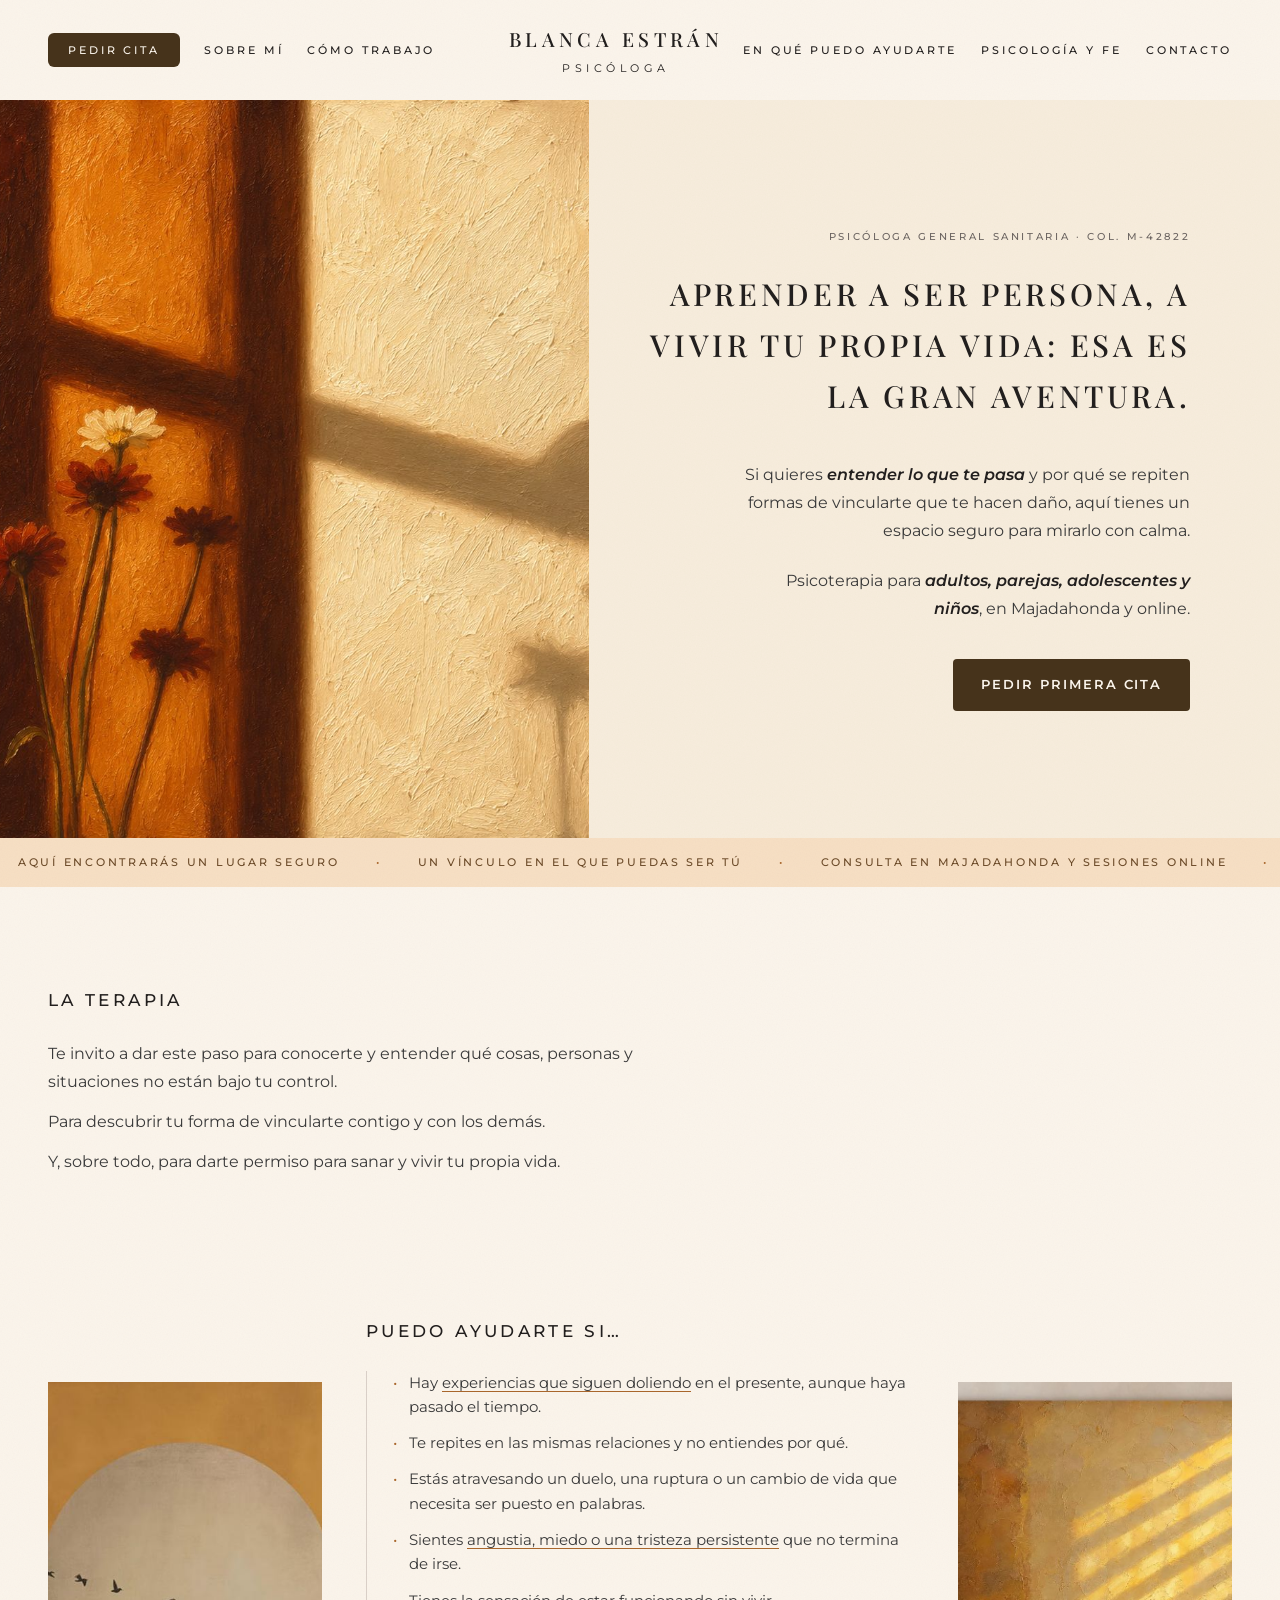
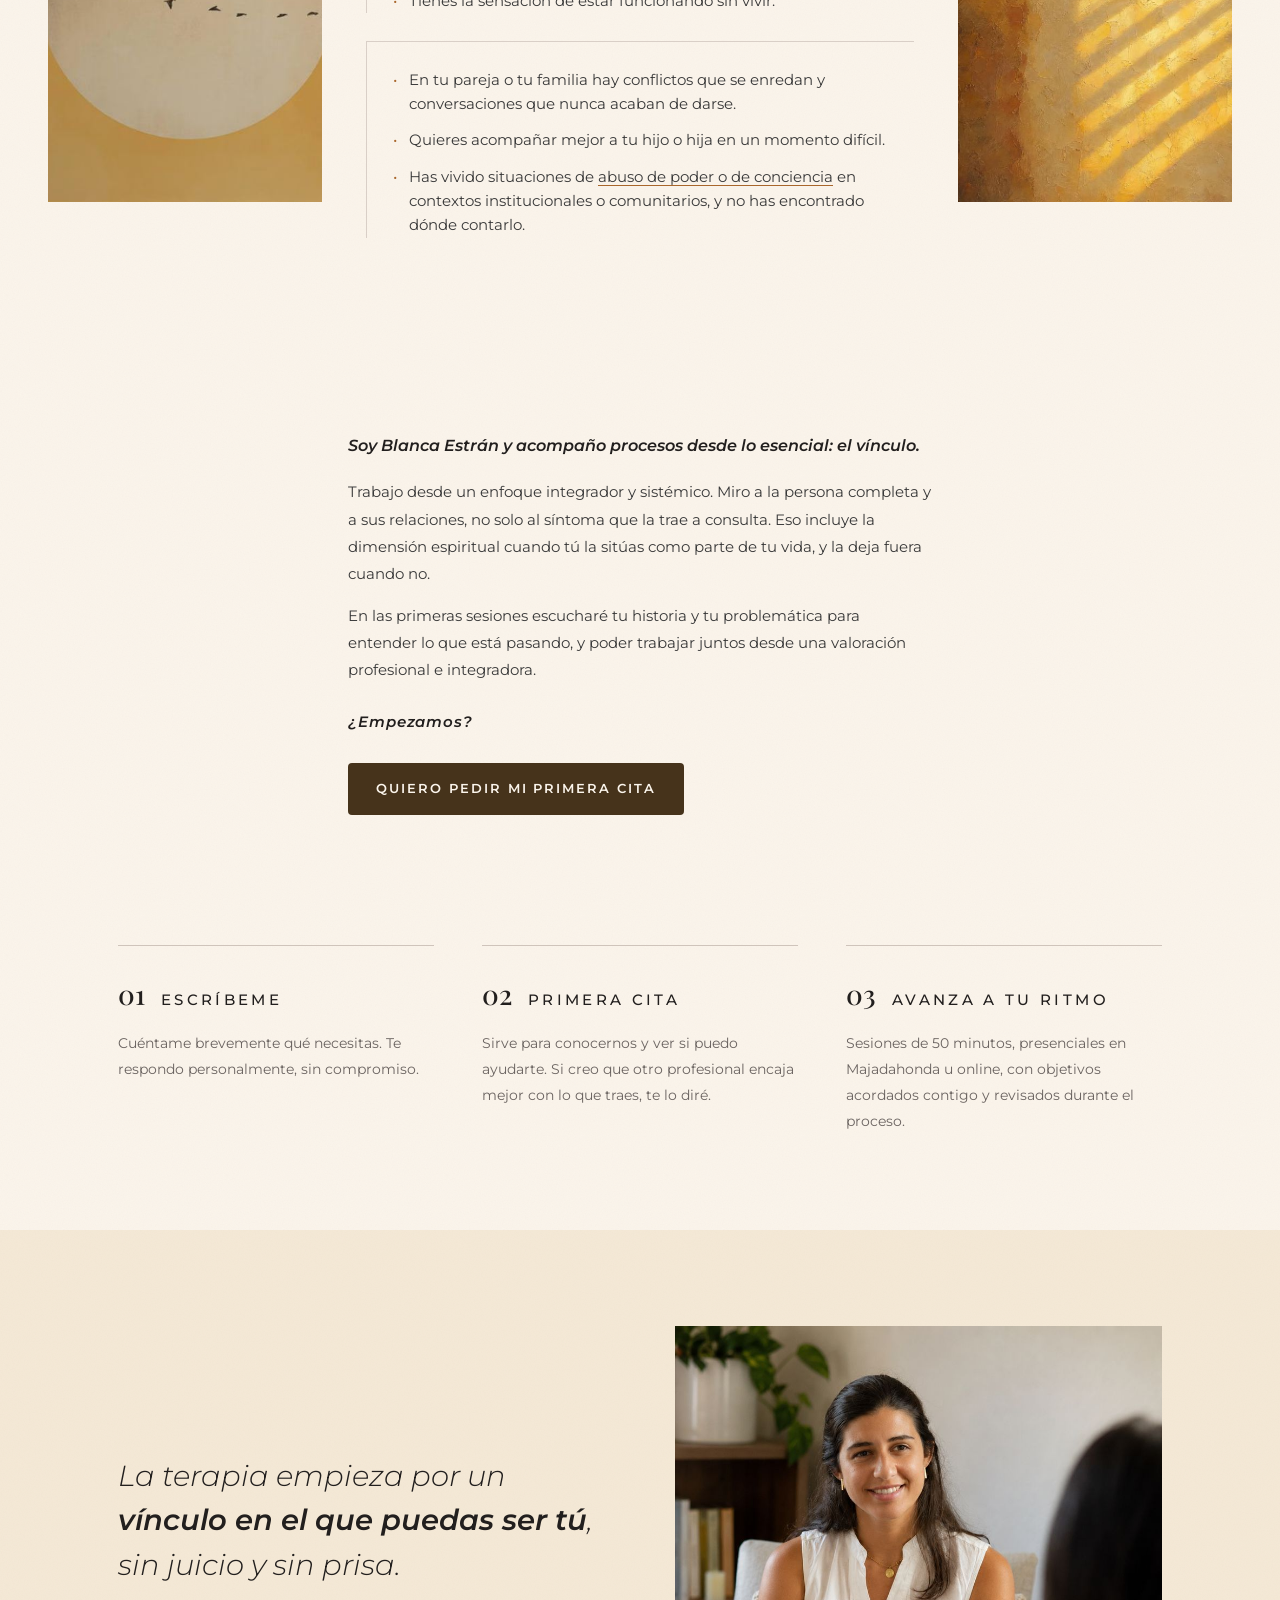
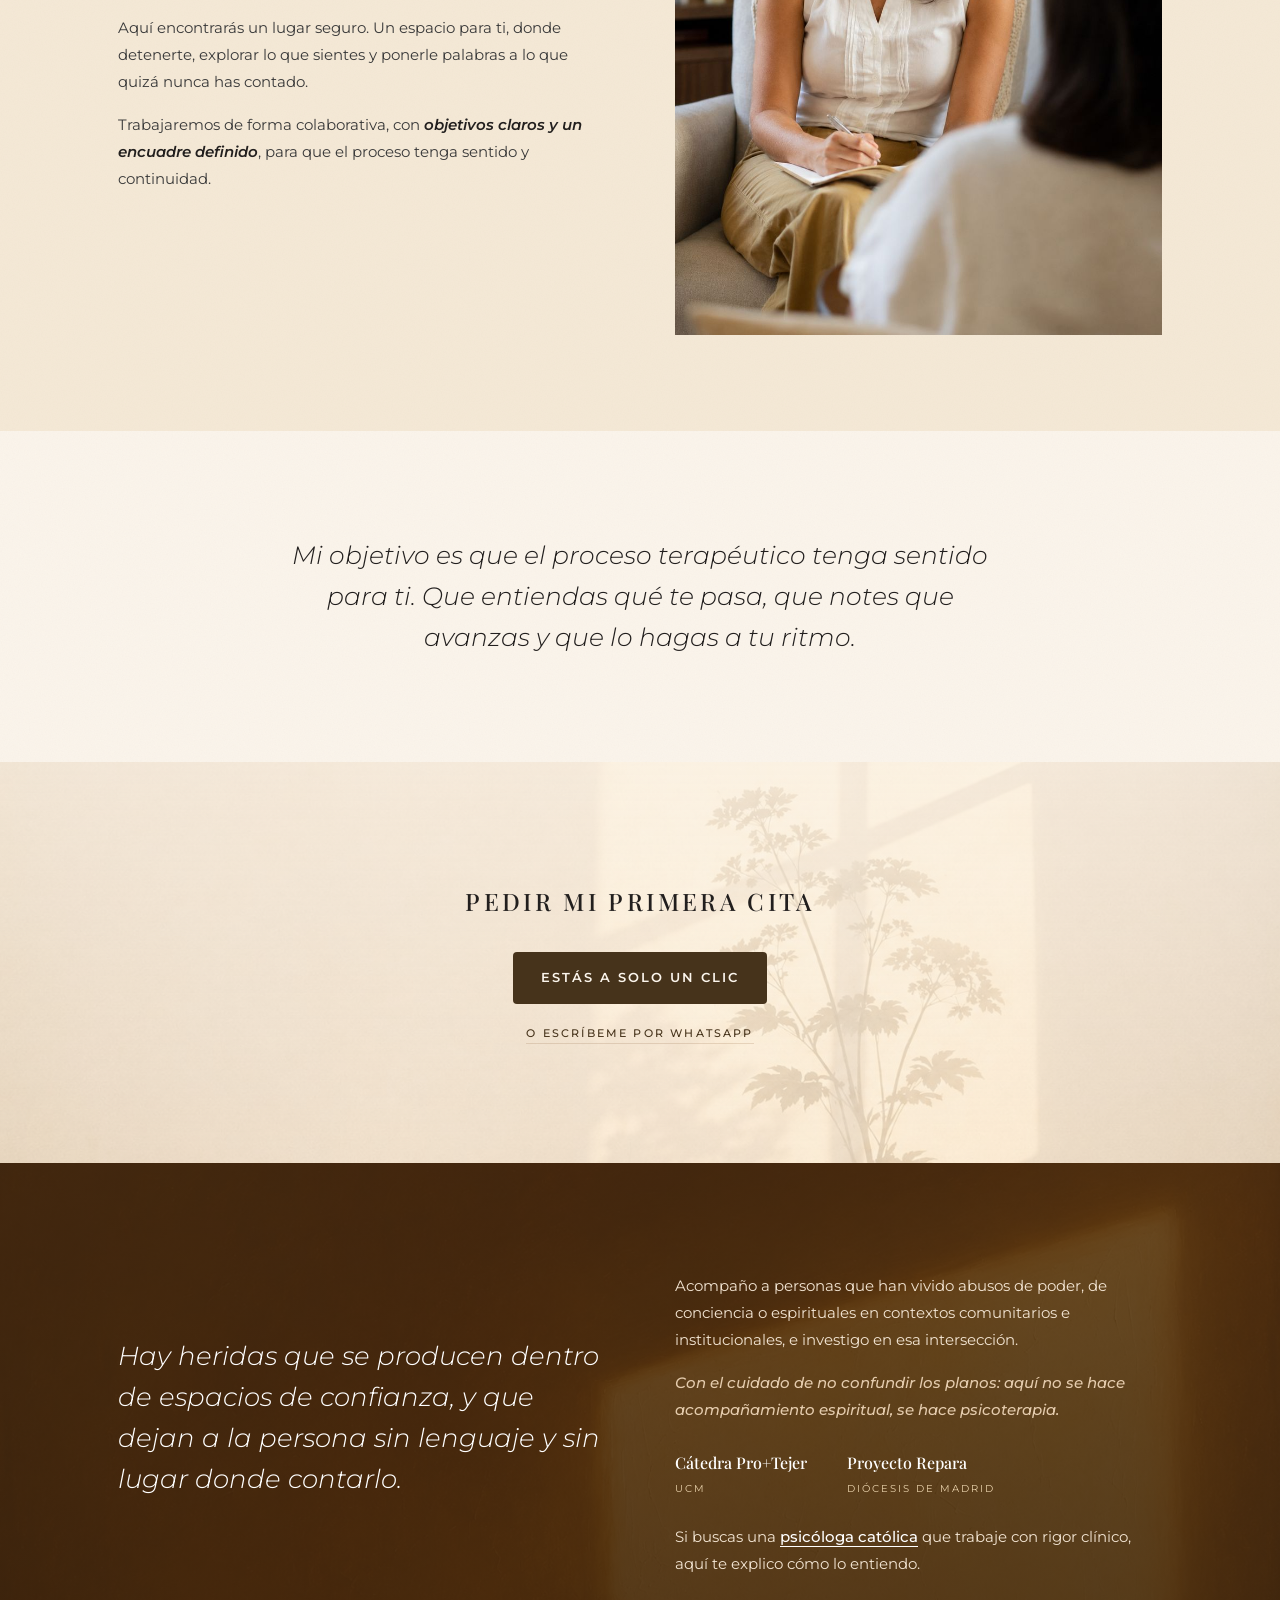
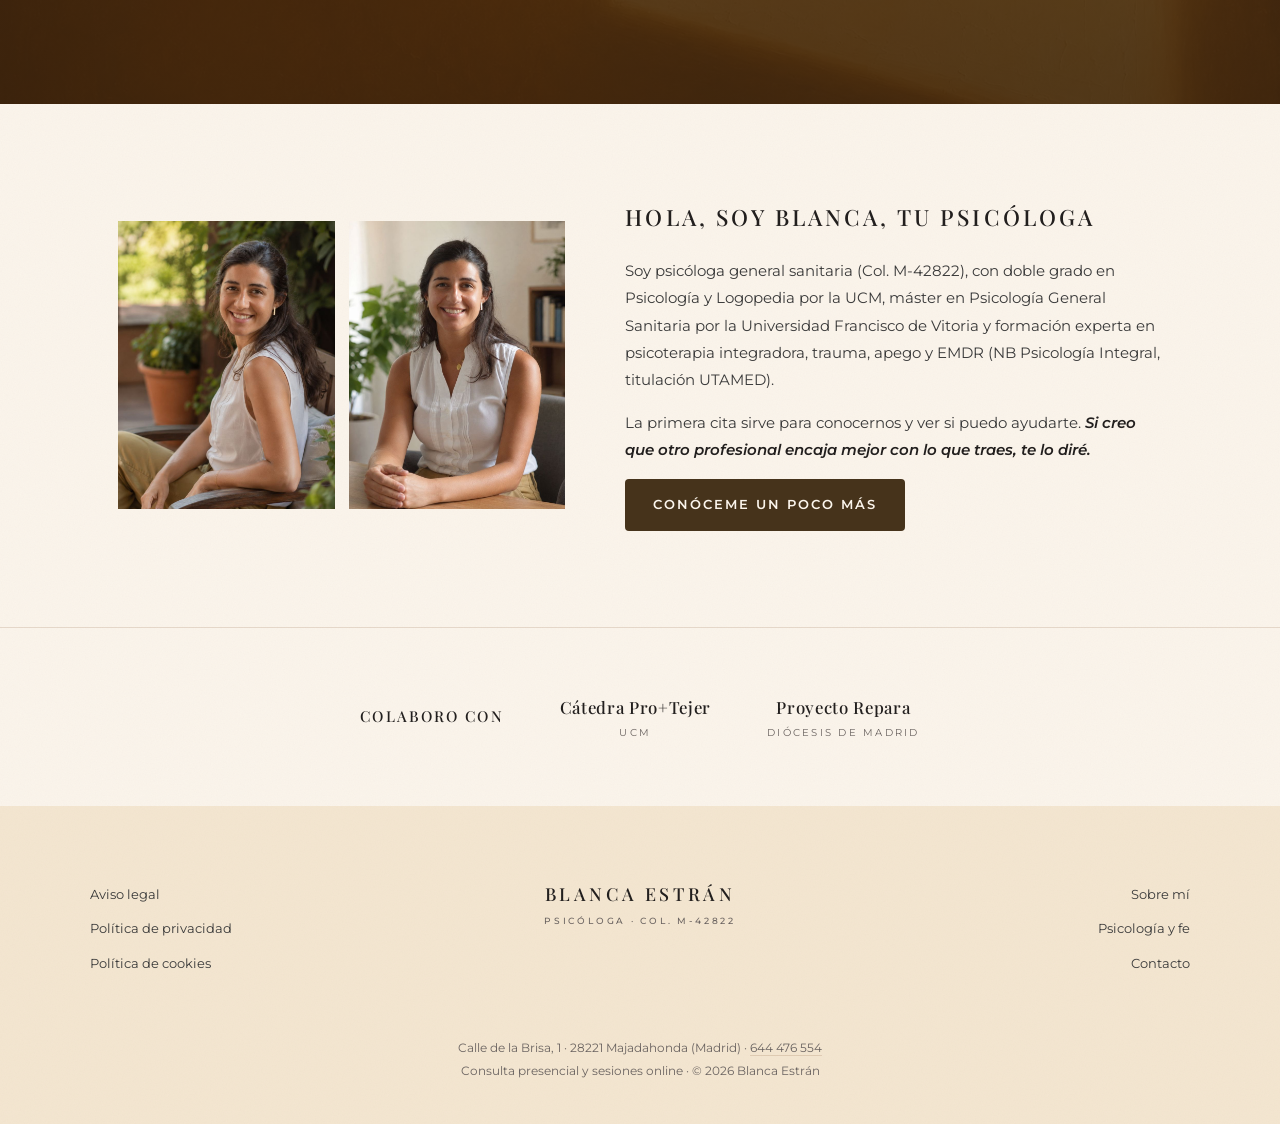
<file: index.html>
<!DOCTYPE html>
<html lang="es">
<head>
<meta charset="utf-8">
<meta name="viewport" content="width=device-width, initial-scale=1">
<title>Blanca Estrán · Psicóloga en Majadahonda y online</title>
<meta name="description" content="Psicóloga general sanitaria en Majadahonda y online. Psicoterapia integradora para adultos, parejas y adolescentes: trauma, apego, ansiedad y vida de fe.">
<link rel="canonical" href="https://blancaestran.com/">
<meta property="og:type" content="website">
<meta property="og:title" content="Blanca Estrán · Psicóloga en Majadahonda y online">
<meta property="og:description" content="Psicóloga general sanitaria en Majadahonda y online. Psicoterapia integradora para adultos, parejas y adolescentes: trauma, apego, ansiedad y vida de fe.">
<meta property="og:url" content="https://blancaestran.com/">
<meta property="og:image" content="https://blancaestran.com/imagenes/blanca-retrato.jpg">
<meta property="og:locale" content="es_ES">
<link rel="icon" href="/favicon.svg" type="image/svg+xml">
<link rel="icon" href="/favicon.ico" sizes="32x32">
<link rel="apple-touch-icon" href="/apple-touch-icon.png">
<link rel="stylesheet" href="/css/tokens.css">
<link rel="stylesheet" href="/estilo.css">
<link rel="stylesheet" href="/css/portada.css">
<script type="application/ld+json">
{
  "@context": "https://schema.org",
  "@type": "Psychologist",
  "name": "Blanca Estrán",
  "url": "https://blancaestran.com/",
  "image": "https://blancaestran.com/imagenes/blanca-retrato.jpg",
  "telephone": "+34 644 476 554",
  "address": {
    "@type": "PostalAddress",
    "streetAddress": "Calle de la Brisa, 1",
    "postalCode": "28221",
    "addressLocality": "Majadahonda",
    "addressRegion": "Madrid",
    "addressCountry": "ES"
  },
  "areaServed": ["Majadahonda", "Las Rozas", "Pozuelo de Alarcón", "Boadilla del Monte", "Villanueva de la Cañada", "Madrid", "España"],
  "availableService": ["Psicoterapia integradora", "Terapia de pareja", "Terapia para adolescentes", "Terapia online"]
}
</script>
</head>
<body>
<a class="saltar" href="#principal">Ir al contenido</a>

<header>
  <div class="nav">
    <div class="nav-izq">
      <a class="pill" href="/contacto/">Pedir cita</a>
      <a href="/sobre-mi/">Sobre mí</a>
      <a href="/como-trabajo/">Cómo trabajo</a>
    </div>
    <details class="menu">
      <summary class="menu-boton" aria-label="Menú de navegación"><span class="abrir">Menú</span><span class="cerrar">Cerrar</span></summary>
      <nav class="menu-panel" aria-label="Principal">
        <a href="/sobre-mi/">Sobre mí</a>
        <a href="/como-trabajo/">Cómo trabajo</a>
        <a href="/en-que-puedo-ayudarte/">En qué puedo ayudarte</a>
        <a href="/psicologa-catolica/">Psicología y fe</a>
        <a href="/contacto/">Contacto</a>
      </nav>
    </details>
    <a class="logo" href="/">
      <span class="nombre">Blanca Estrán</span>
      <span class="rol">Psicóloga</span>
    </a>
    <div class="nav-der">
      <a href="/en-que-puedo-ayudarte/">En qué puedo ayudarte</a>
      <a href="/psicologa-catolica/">Psicología y fe</a>
      <a href="/contacto/">Contacto</a>
    </div>
    <a class="pill pill-movil" href="/contacto/">Pedir cita</a>
  </div>
</header>

<main id="principal">

  <section class="hero">
    <div class="hero-foto">
      <img src="/imagenes/hero-flores-pajaro.jpg" alt="Pintura: flores junto a una ventana al atardecer, con la sombra de un pájaro" width="1400" height="1050">
    </div>
    <div class="hero-texto">
      <p class="kicker">Psicóloga General Sanitaria · <span class="nb">Col. M-42822</span></p>
      <h1>Aprender a ser persona, a vivir tu propia vida: esa es la gran aventura.</h1>
      <p class="hero-p">Si quieres <span class="enfasis">entender lo que te pasa</span> y por qué se repiten formas de vincularte que te hacen daño, aquí tienes un espacio seguro para mirarlo con calma.</p>
      <p class="hero-p">Psicoterapia para <span class="enfasis">adultos, parejas, adolescentes y niños</span>, en Majadahonda y online.</p>
      <p class="hero-p hero-cta"><a class="btn" href="/contacto/">Pedir primera cita</a></p>
    </div>
  </section>

  <div class="marquee" aria-hidden="true">
    <div class="marquee-track">
      <span>Aquí encontrarás un lugar seguro</span><span class="pto">•</span>
      <span>Un vínculo en el que puedas ser tú</span><span class="pto">•</span>
      <span>Consulta en Majadahonda y sesiones online</span><span class="pto">•</span>
      <span>Aquí encontrarás un lugar seguro</span><span class="pto">•</span>
      <span>Un vínculo en el que puedas ser tú</span><span class="pto">•</span>
      <span>Consulta en Majadahonda y sesiones online</span><span class="pto">•</span>
    </div>
  </div>

  <section class="seccion terapia rev">
    <h2 class="titulin">La terapia</h2>
    <p>Te invito a dar este paso para conocerte y entender qué cosas, personas y situaciones no están bajo tu control.</p>
    <p>Para descubrir tu forma de vincularte contigo y con los demás.</p>
    <p>Y, sobre todo, para darte permiso para sanar y vivir tu propia vida.</p>
  </section>

  <section class="ayuda">
    <figure class="ph-img ph-lat rev"><img src="/imagenes/lamina-sol.jpg" alt="" width="866" height="611"></figure>
    <div class="ayuda-centro rev">
      <h2 class="titulin">Puedo ayudarte si…</h2>
      <ul class="lista">
        <li>Hay <a href="/psicologo-trauma-majadahonda/">experiencias que siguen doliendo</a> en el presente, aunque haya pasado el tiempo.</li>
        <li>Te repites en las mismas relaciones y no entiendes por qué.</li>
        <li>Estás atravesando un duelo, una ruptura o un cambio de vida que necesita ser puesto en palabras.</li>
        <li>Sientes <a href="/psicologo-ansiedad-majadahonda/">angustia, miedo o una tristeza persistente</a> que no termina de irse.</li>
        <li>Tienes la sensación de estar funcionando sin vivir.</li>
      </ul>
      <ul class="lista lista-sep">
        <li>En tu pareja o tu familia hay conflictos que se enredan y conversaciones que nunca acaban de darse.</li>
        <li>Quieres acompañar mejor a tu hijo o hija en un momento difícil.</li>
        <li>Has vivido situaciones de <a href="/psicologo-abuso-espiritual/">abuso de poder o de conciencia</a> en contextos institucionales o comunitarios, y no has encontrado dónde contarlo.</li>
      </ul>
    </div>
    <figure class="ph-img ph-lat rev"><img src="/imagenes/lamina-textura-dorada.jpg" alt="" width="644" height="881"></figure>
  </section>

  <section class="presenta rev">
    <p class="lead">Soy Blanca Estrán y acompaño procesos desde lo esencial: el vínculo.</p>
    <p>Trabajo desde un enfoque integrador y sistémico. Miro a la persona completa y a sus relaciones, no solo al síntoma que la trae a consulta. Eso incluye la dimensión espiritual cuando tú la sitúas como parte de tu vida, y la deja fuera cuando no.</p>
    <p>En las primeras sesiones escucharé tu historia y tu problemática para entender lo que está pasando, y poder trabajar juntos desde una valoración profesional e integradora.</p>
    <p class="empezamos">¿Empezamos?</p>
    <a class="btn" href="/contacto/">Quiero pedir mi primera cita</a>
  </section>

  <section class="pasos">
    <div class="paso rev">
      <div class="paso-cab"><span class="paso-num">01</span><h3>Escríbeme</h3></div>
      <p>Cuéntame brevemente qué necesitas. Te respondo personalmente, sin compromiso.</p>
    </div>
    <div class="paso rev">
      <div class="paso-cab"><span class="paso-num">02</span><h3>Primera cita</h3></div>
      <p>Sirve para conocernos y ver si puedo ayudarte. Si creo que otro profesional encaja mejor con lo que traes, te lo diré.</p>
    </div>
    <div class="paso rev">
      <div class="paso-cab"><span class="paso-num">03</span><h3>Avanza a tu ritmo</h3></div>
      <p>Sesiones de 50 minutos, presenciales en Majadahonda u online, con objetivos acordados contigo y revisados durante el proceso.</p>
    </div>
  </section>

  <section class="vinculo">
    <div class="vinculo-grid">
      <div class="rev">
        <p class="vinculo-grande">La terapia empieza por un <strong>vínculo en el que puedas ser tú</strong>, sin juicio y sin prisa.</p>
        <div class="vinculo-detalle">
          <p>Aquí encontrarás un lugar seguro. Un espacio para ti, donde detenerte, explorar lo que sientes y ponerle palabras a lo que quizá nunca has contado.</p>
          <p>Trabajaremos de forma colaborativa, con <span class="enfasis">objetivos claros y un encuadre definido</span>, para que el proceso tenga sentido y continuidad.</p>
        </div>
      </div>
      <figure class="vinculo-foto rev"><img src="/imagenes/blanca-sesion.jpg" alt="Blanca Estrán durante una sesión de terapia" width="900" height="1124"></figure>
    </div>
  </section>

  <section class="cita rev">
    <p>Mi objetivo es que el proceso terapéutico tenga sentido para ti. Que entiendas qué te pasa, que notes que avanzas y que lo hagas a tu ritmo.</p>
  </section>

  <section class="banda rev">
    <h2>Pedir mi primera cita</h2>
    <a class="btn" href="/contacto/">Estás a solo un clic</a>
    <p class="banda-alt"><a href="https://wa.me/34644476554?text=Hola%20Blanca%2C%20me%20gustar%C3%ADa%20pedir%20una%20primera%20cita" rel="noopener">o escríbeme por WhatsApp</a></p>
  </section>

  <section class="fe">
    <div class="fe-grid">
      <p class="fe-grande rev">Hay heridas que se producen dentro de espacios de confianza, y que dejan a la persona sin lenguaje y sin lugar donde contarlo.</p>
      <div class="fe-detalle rev">
        <p>Acompaño a personas que han vivido abusos de poder, de conciencia o espirituales en contextos comunitarios e institucionales, e investigo en esa intersección.</p>
        <p class="delimita">Con el cuidado de no confundir los planos: aquí no se hace acompañamiento espiritual, se hace psicoterapia.</p>
        <div class="fe-insti">
          <div><div class="n">Cátedra Pro+Tejer</div><div class="s">UCM</div></div>
          <div><div class="n">Proyecto Repara</div><div class="s">Diócesis de Madrid</div></div>
        </div>
        <p class="fe-cierre">Si buscas una <a href="/psicologa-catolica/">psicóloga católica</a> que trabaje con rigor clínico, aquí te explico cómo lo entiendo.</p>
      </div>
    </div>
  </section>

  <section class="hola">
    <div class="hola-fotos rev">
      <div class="hola-foto"><img src="/imagenes/blanca-exterior.jpg" alt="Blanca Estrán" width="900" height="1124"></div>
      <div class="hola-foto f2"><img src="/imagenes/blanca-mesa.jpg" alt="Blanca Estrán en su consulta" width="900" height="1124"></div>
    </div>
    <div class="rev">
      <h2>Hola, soy Blanca, tu psicóloga</h2>
      <p>Soy psicóloga general sanitaria (Col. M-42822), con doble grado en Psicología y Logopedia por la UCM, máster en Psicología General Sanitaria por la Universidad Francisco de Vitoria y formación experta en psicoterapia integradora, trauma, apego y EMDR (NB Psicología Integral, titulación UTAMED).</p>
      <p>La primera cita sirve para conocernos y ver si puedo ayudarte. <span class="enfasis">Si creo que otro profesional encaja mejor con lo que traes, te lo diré.</span></p>
      <a class="btn" href="/sobre-mi/">Conóceme un poco más</a>
    </div>
  </section>

  <section class="colaboro rev">
    <div class="colaboro-fila">
      <span class="colaboro-lab">Colaboro con</span>
      <div class="insti"><div class="n">Cátedra Pro+Tejer</div><div class="s">UCM</div></div>
      <div class="insti"><div class="n">Proyecto Repara</div><div class="s">Diócesis de Madrid</div></div>
    </div>
  </section>

</main>

<footer>
  <div class="foot">
    <div>
      <a href="/aviso-legal/">Aviso legal</a>
      <a href="/privacidad/">Política de privacidad</a>
      <a href="/cookies/">Política de cookies</a>
    </div>
    <div class="foot-centro">Blanca Estrán<small>Psicóloga · Col. M-42822</small></div>
    <div class="foot-der">
      <a href="/sobre-mi/">Sobre mí</a>
      <a href="/psicologa-catolica/">Psicología y fe</a>
      <a href="/contacto/">Contacto</a>
    </div>
  </div>
  <div class="copy">
    Calle de la Brisa, 1 · 28221 Majadahonda (Madrid) · <a href="tel:+34644476554">644 476 554</a><br>
    Consulta presencial y sesiones online · © 2026 Blanca Estrán
  </div>
</footer>

<script src="/js/revelar.js"></script>
</body>
</html>
</file>
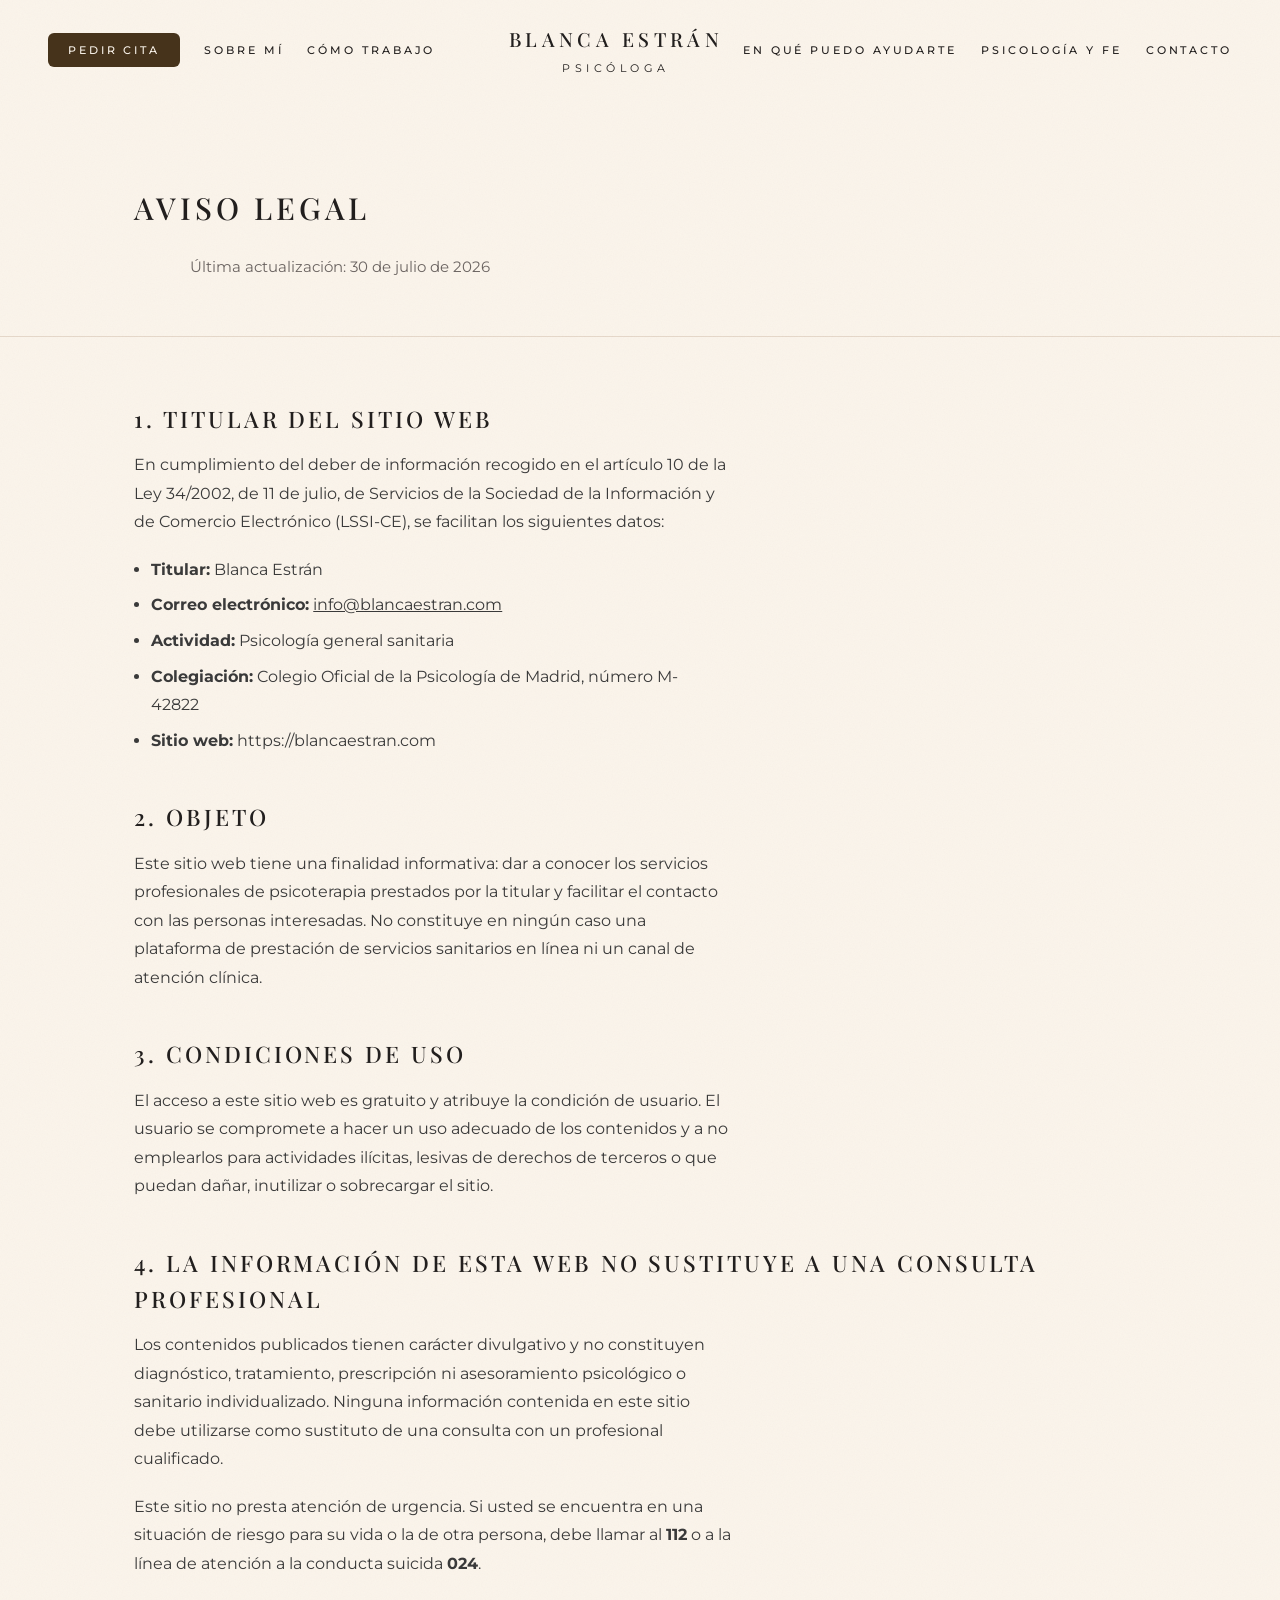
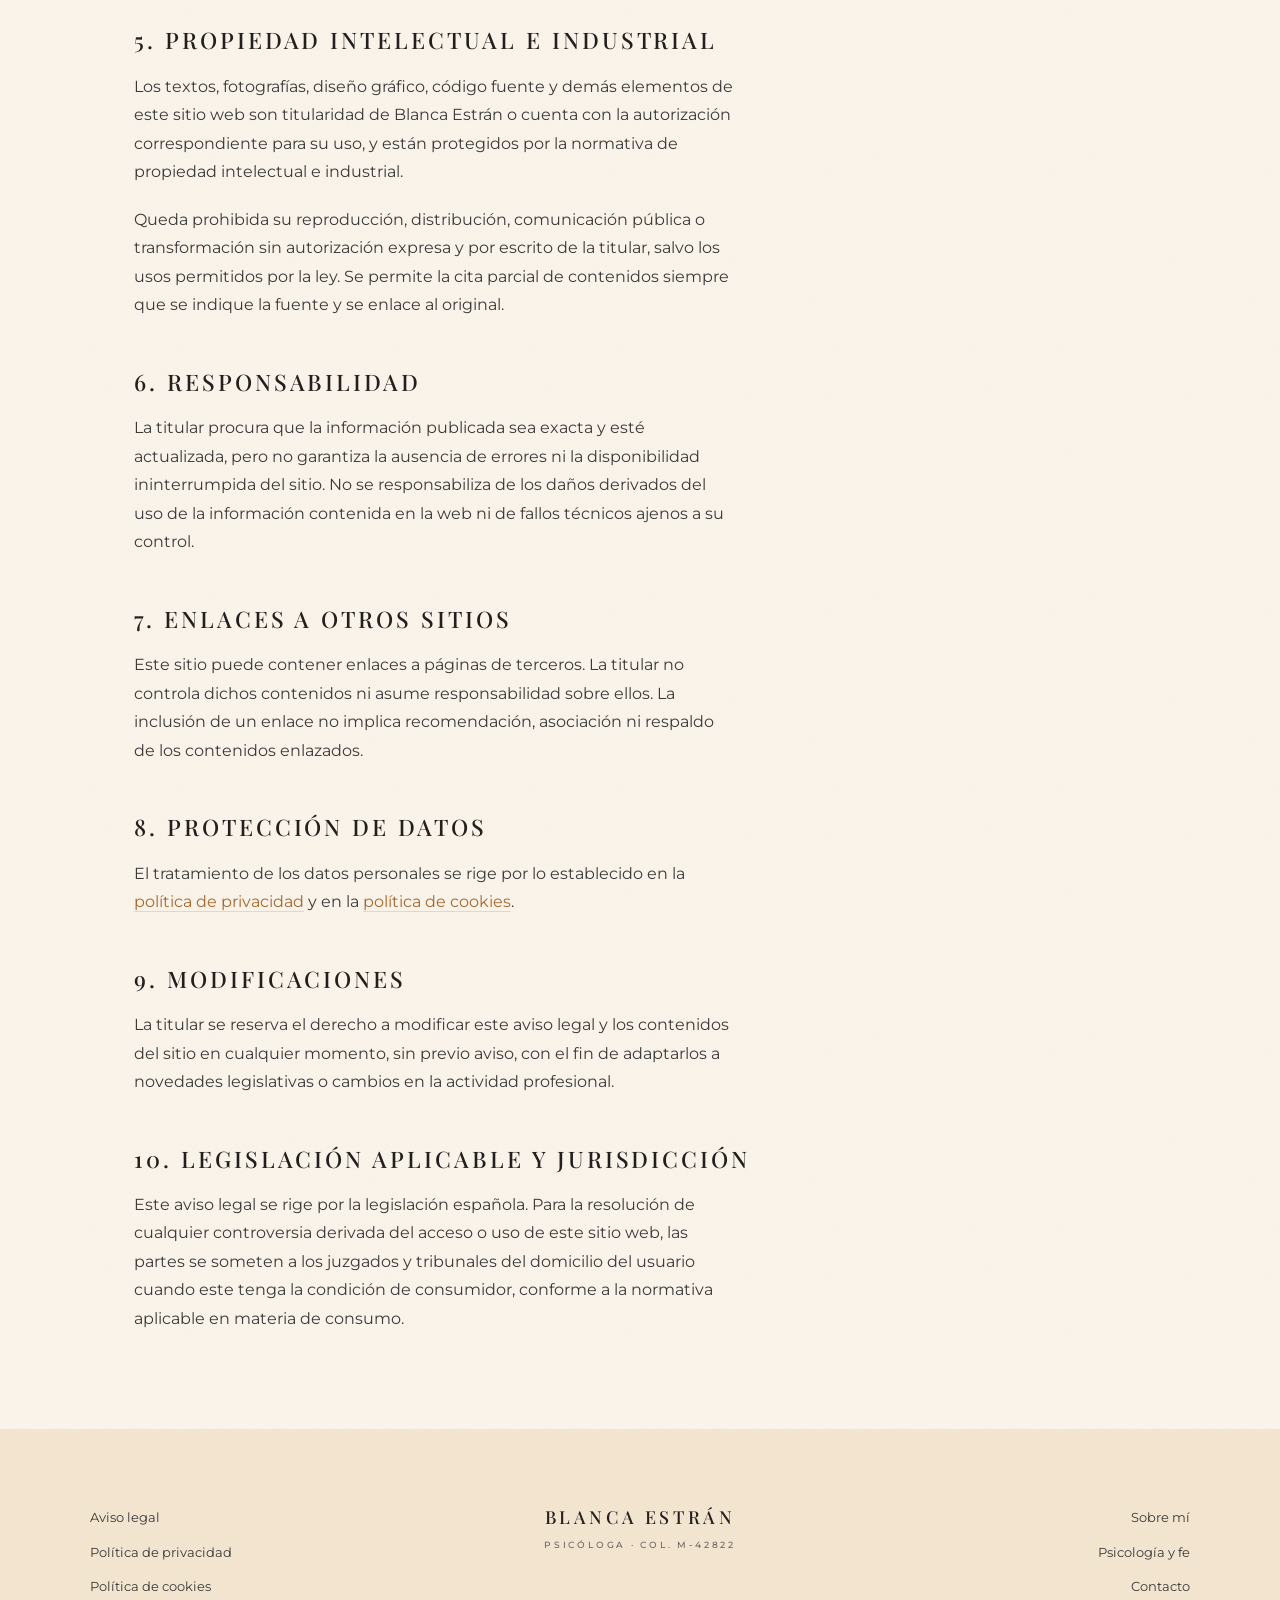
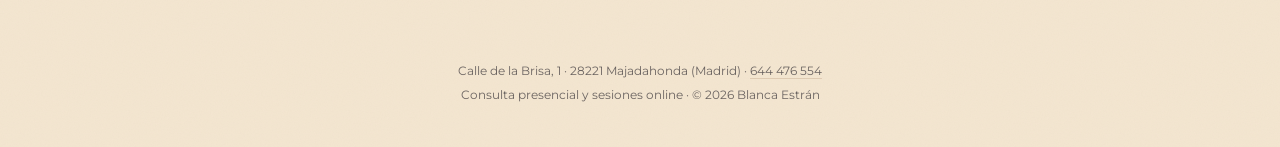
<file: aviso-legal/index.html>
<!DOCTYPE html>
<html lang="es">
<head>
<meta charset="utf-8">
<meta name="viewport" content="width=device-width, initial-scale=1">
<title>Aviso legal · Blanca Estrán</title>
<meta name="description" content="Aviso legal y condiciones de uso del sitio web de Blanca Estrán, psicóloga general sanitaria.">
<meta name="robots" content="noindex, follow">
<link rel="canonical" href="https://blancaestran.com/aviso-legal/">
<meta property="og:type" content="website">
<meta property="og:title" content="Aviso legal · Blanca Estrán">
<meta property="og:description" content="Aviso legal y condiciones de uso del sitio web de Blanca Estrán, psicóloga general sanitaria.">
<meta property="og:url" content="https://blancaestran.com/aviso-legal/">
<meta property="og:image" content="https://blancaestran.com/imagenes/blanca-retrato.jpg">
<meta property="og:locale" content="es_ES">
<link rel="icon" href="/favicon.svg" type="image/svg+xml">
<link rel="icon" href="/favicon.ico" sizes="32x32">
<link rel="apple-touch-icon" href="/apple-touch-icon.png">
<link rel="stylesheet" href="/css/tokens.css">
<link rel="stylesheet" href="/estilo.css">
<script type="application/ld+json">
{
  "@context": "https://schema.org",
  "@type": "Psychologist",
  "name": "Blanca Estrán",
  "url": "https://blancaestran.com/",
  "image": "https://blancaestran.com/imagenes/blanca-retrato.jpg",
  "telephone": "+34 644 476 554",
  "address": {
    "@type": "PostalAddress",
    "streetAddress": "Calle de la Brisa, 1",
    "postalCode": "28221",
    "addressLocality": "Majadahonda",
    "addressRegion": "Madrid",
    "addressCountry": "ES"
  },
  "areaServed": ["Majadahonda", "Las Rozas", "Pozuelo de Alarcón", "Boadilla del Monte", "Villanueva de la Cañada", "Madrid", "España"],
  "availableService": ["Psicoterapia integradora", "Terapia de pareja", "Terapia para adolescentes", "Terapia online"]
}
</script>
</head>
<body>
<a class="saltar" href="#principal">Ir al contenido</a>

<header>
  <div class="nav">
    <div class="nav-izq">
      <a class="pill" href="/contacto/">Pedir cita</a>
      <a href="/sobre-mi/">Sobre mí</a>
      <a href="/como-trabajo/">Cómo trabajo</a>
    </div>
    <details class="menu">
      <summary class="menu-boton" aria-label="Menú de navegación"><span class="abrir">Menú</span><span class="cerrar">Cerrar</span></summary>
      <nav class="menu-panel" aria-label="Principal">
        <a href="/sobre-mi/">Sobre mí</a>
        <a href="/como-trabajo/">Cómo trabajo</a>
        <a href="/en-que-puedo-ayudarte/">En qué puedo ayudarte</a>
        <a href="/psicologa-catolica/">Psicología y fe</a>
        <a href="/contacto/">Contacto</a>
      </nav>
    </details>
    <a class="logo" href="/">
      <span class="nombre">Blanca Estrán</span>
      <span class="rol">Psicóloga</span>
    </a>
    <div class="nav-der">
      <a href="/en-que-puedo-ayudarte/">En qué puedo ayudarte</a>
      <a href="/psicologa-catolica/">Psicología y fe</a>
      <a href="/contacto/">Contacto</a>
    </div>
    <a class="pill pill-movil" href="/contacto/">Pedir cita</a>
  </div>
</header>

<main id="principal">

  <section class="pag">
    <div class="env">
      <h1>Aviso legal</h1>
      <p class="apunte sangrado" style="margin-top:20px">Última actualización: 30 de julio de 2026</p>
    </div>
  </section>

  <section class="legal">
    <div class="env">

      <h2>1. Titular del sitio web</h2>
      <p>En cumplimiento del deber de información recogido en el artículo 10 de la Ley 34/2002, de 11 de julio, de Servicios de la Sociedad de la Información y de Comercio Electrónico (LSSI-CE), se facilitan los siguientes datos:</p>
      <ul>
        <li><strong>Titular:</strong> Blanca Estrán</li>
        <li><strong>Correo electrónico:</strong> <a href="mailto:info@blancaestran.com">info@blancaestran.com</a></li>
        <li><strong>Actividad:</strong> Psicología general sanitaria</li>
        <li><strong>Colegiación:</strong> Colegio Oficial de la Psicología de Madrid, número M-42822</li>
        <li><strong>Sitio web:</strong> https://blancaestran.com</li>
      </ul>

      <h2>2. Objeto</h2>
      <p>Este sitio web tiene una finalidad informativa: dar a conocer los servicios profesionales de psicoterapia prestados por la titular y facilitar el contacto con las personas interesadas. No constituye en ningún caso una plataforma de prestación de servicios sanitarios en línea ni un canal de atención clínica.</p>

      <h2>3. Condiciones de uso</h2>
      <p>El acceso a este sitio web es gratuito y atribuye la condición de usuario. El usuario se compromete a hacer un uso adecuado de los contenidos y a no emplearlos para actividades ilícitas, lesivas de derechos de terceros o que puedan dañar, inutilizar o sobrecargar el sitio.</p>

      <h2>4. La información de esta web no sustituye a una consulta profesional</h2>
      <p>Los contenidos publicados tienen carácter divulgativo y no constituyen diagnóstico, tratamiento, prescripción ni asesoramiento psicológico o sanitario individualizado. Ninguna información contenida en este sitio debe utilizarse como sustituto de una consulta con un profesional cualificado.</p>
      <p>Este sitio no presta atención de urgencia. Si usted se encuentra en una situación de riesgo para su vida o la de otra persona, debe llamar al <strong>112</strong> o a la línea de atención a la conducta suicida <strong>024</strong>.</p>

      <h2>5. Propiedad intelectual e industrial</h2>
      <p>Los textos, fotografías, diseño gráfico, código fuente y demás elementos de este sitio web son titularidad de Blanca Estrán o cuenta con la autorización correspondiente para su uso, y están protegidos por la normativa de propiedad intelectual e industrial.</p>
      <p>Queda prohibida su reproducción, distribución, comunicación pública o transformación sin autorización expresa y por escrito de la titular, salvo los usos permitidos por la ley. Se permite la cita parcial de contenidos siempre que se indique la fuente y se enlace al original.</p>

      <h2>6. Responsabilidad</h2>
      <p>La titular procura que la información publicada sea exacta y esté actualizada, pero no garantiza la ausencia de errores ni la disponibilidad ininterrumpida del sitio. No se responsabiliza de los daños derivados del uso de la información contenida en la web ni de fallos técnicos ajenos a su control.</p>

      <h2>7. Enlaces a otros sitios</h2>
      <p>Este sitio puede contener enlaces a páginas de terceros. La titular no controla dichos contenidos ni asume responsabilidad sobre ellos. La inclusión de un enlace no implica recomendación, asociación ni respaldo de los contenidos enlazados.</p>

      <h2>8. Protección de datos</h2>
      <p>El tratamiento de los datos personales se rige por lo establecido en la <a class="enlace" href="/privacidad/">política de privacidad</a> y en la <a class="enlace" href="/cookies/">política de cookies</a>.</p>

      <h2>9. Modificaciones</h2>
      <p>La titular se reserva el derecho a modificar este aviso legal y los contenidos del sitio en cualquier momento, sin previo aviso, con el fin de adaptarlos a novedades legislativas o cambios en la actividad profesional.</p>

      <h2>10. Legislación aplicable y jurisdicción</h2>
      <p>Este aviso legal se rige por la legislación española. Para la resolución de cualquier controversia derivada del acceso o uso de este sitio web, las partes se someten a los juzgados y tribunales del domicilio del usuario cuando este tenga la condición de consumidor, conforme a la normativa aplicable en materia de consumo.</p>

    </div>
  </section>

</main>

<footer>
  <div class="foot">
    <div>
      <a href="/aviso-legal/">Aviso legal</a>
      <a href="/privacidad/">Política de privacidad</a>
      <a href="/cookies/">Política de cookies</a>
    </div>
    <div class="foot-centro">Blanca Estrán<small>Psicóloga · Col. M-42822</small></div>
    <div class="foot-der">
      <a href="/sobre-mi/">Sobre mí</a>
      <a href="/psicologa-catolica/">Psicología y fe</a>
      <a href="/contacto/">Contacto</a>
    </div>
  </div>
  <div class="copy">
    Calle de la Brisa, 1 · 28221 Majadahonda (Madrid) · <a href="tel:+34644476554">644 476 554</a><br>
    Consulta presencial y sesiones online · © 2026 Blanca Estrán
  </div>
</footer>

</body>
</html>
</file>
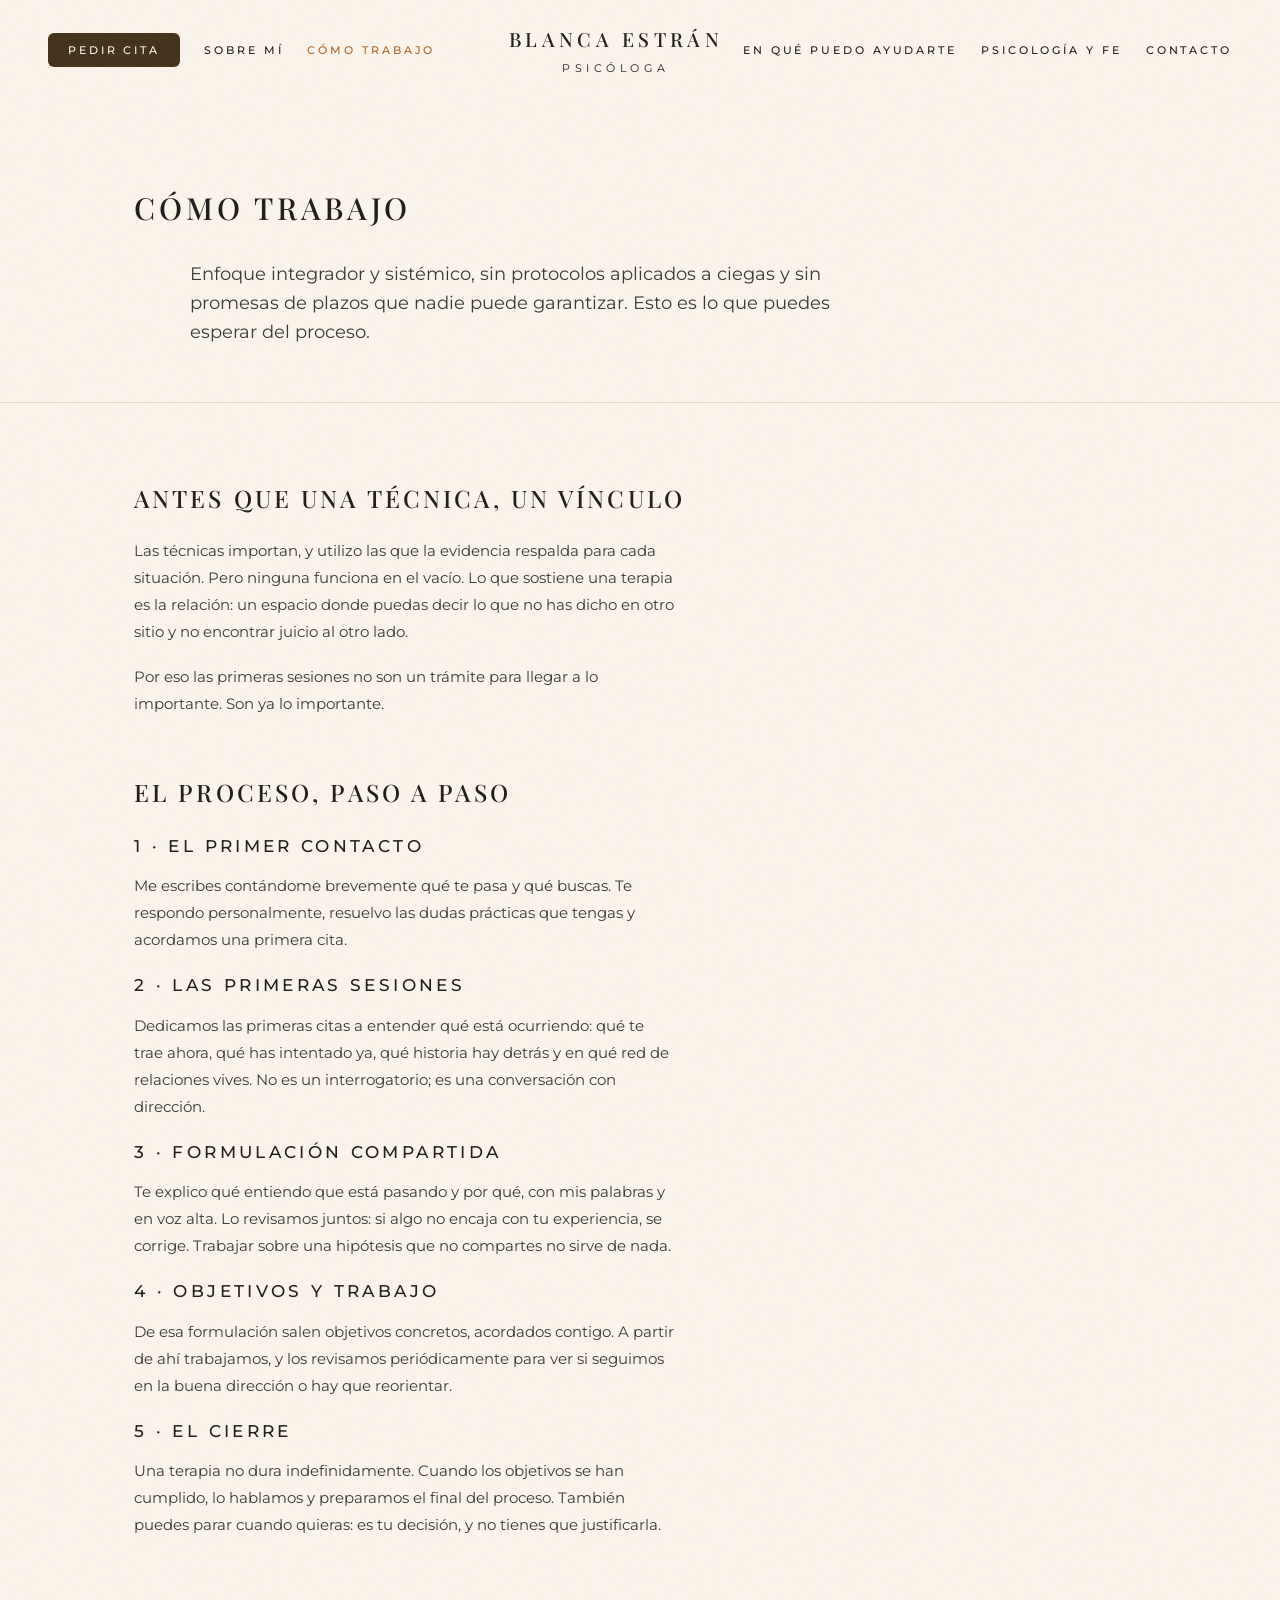
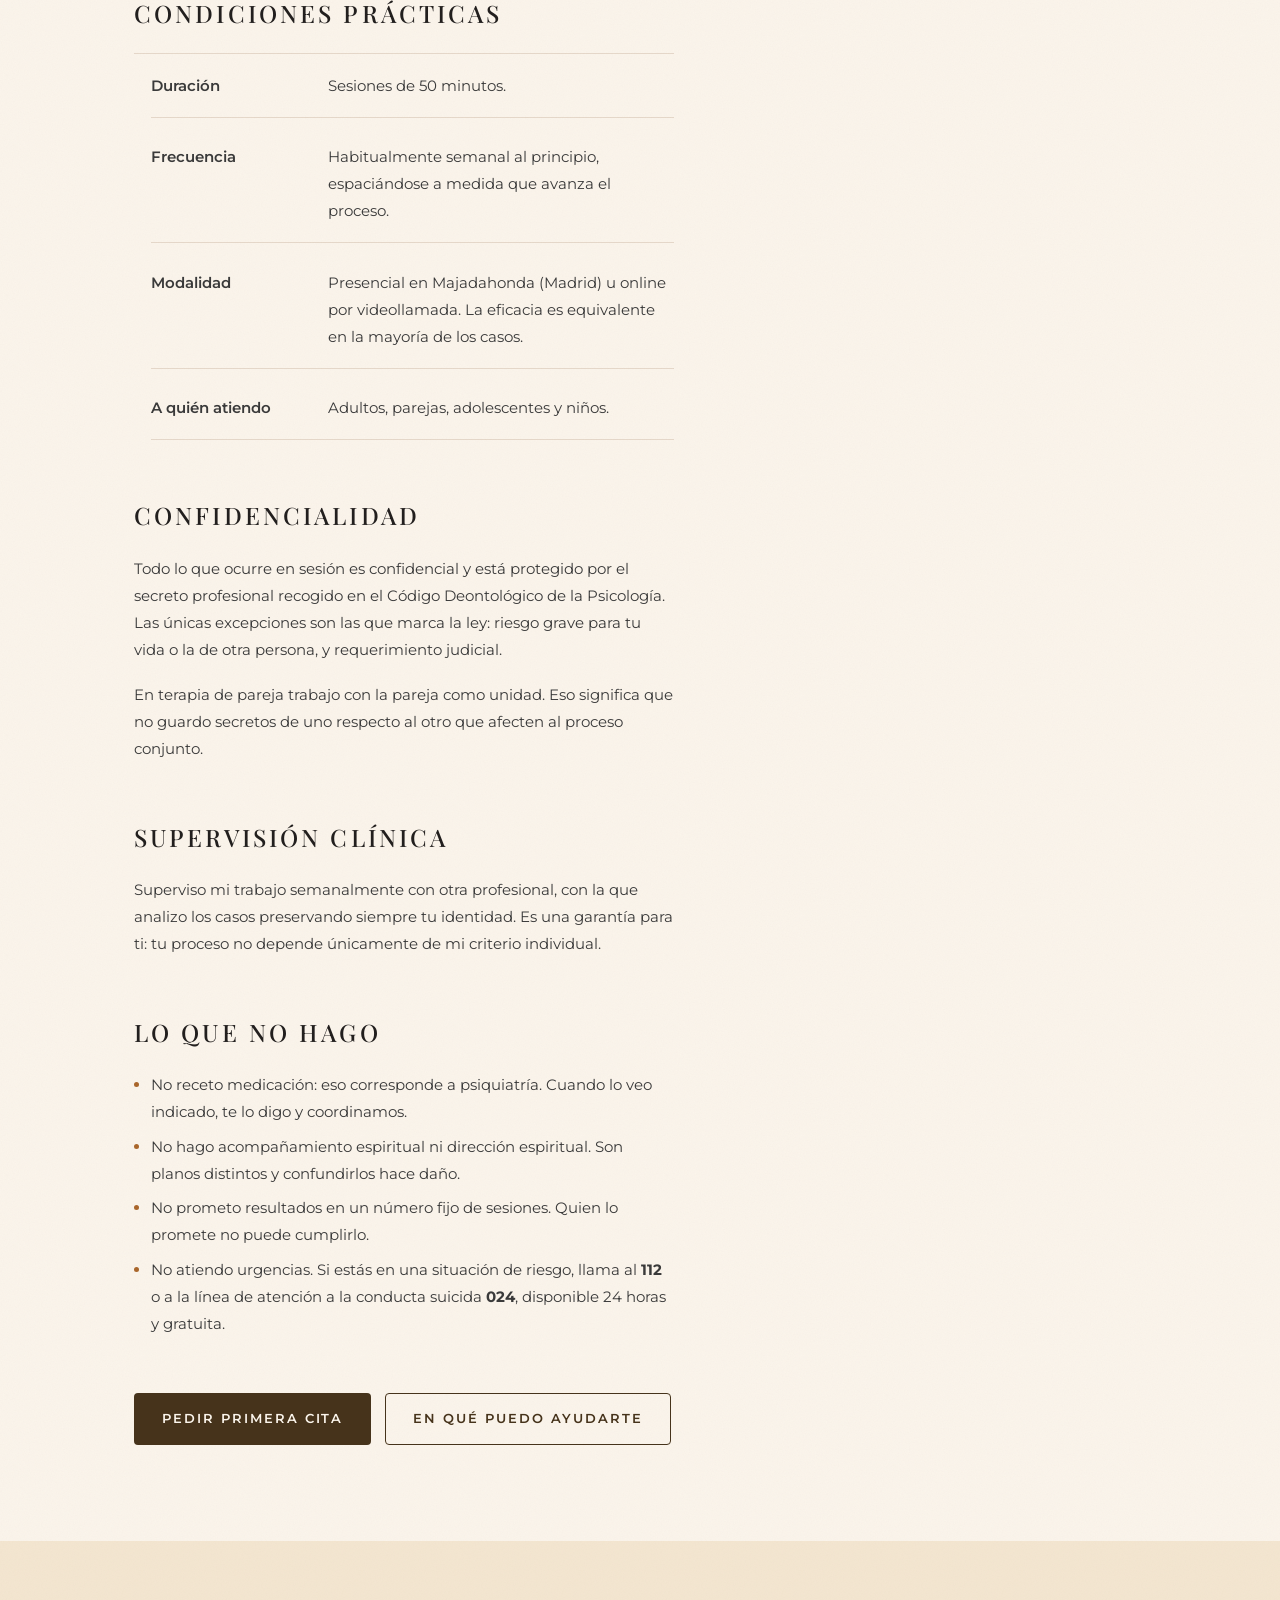
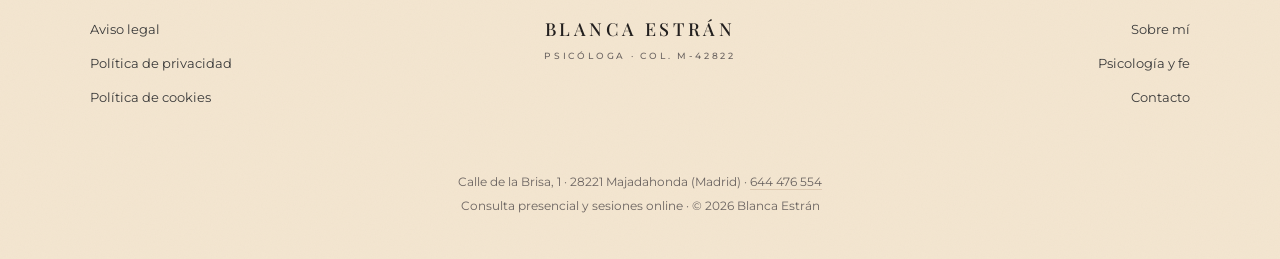
<file: como-trabajo/index.html>
<!DOCTYPE html>
<html lang="es">
<head>
<meta charset="utf-8">
<meta name="viewport" content="width=device-width, initial-scale=1">
<title>Cómo trabajo: psicoterapia integradora en Majadahonda</title>
<meta name="description" content="Cómo es un proceso de terapia conmigo: primeras sesiones, formulación compartida del caso, objetivos acordados y supervisión clínica. Presencial y online.">
<link rel="canonical" href="https://blancaestran.com/como-trabajo/">
<meta property="og:type" content="website">
<meta property="og:title" content="Cómo trabajo: psicoterapia integradora en Majadahonda">
<meta property="og:description" content="Cómo es un proceso de terapia conmigo: primeras sesiones, formulación compartida del caso, objetivos acordados y supervisión clínica. Presencial y online.">
<meta property="og:url" content="https://blancaestran.com/como-trabajo/">
<meta property="og:image" content="https://blancaestran.com/imagenes/blanca-retrato.jpg">
<meta property="og:locale" content="es_ES">
<link rel="icon" href="/favicon.svg" type="image/svg+xml">
<link rel="icon" href="/favicon.ico" sizes="32x32">
<link rel="apple-touch-icon" href="/apple-touch-icon.png">
<link rel="stylesheet" href="/css/tokens.css">
<link rel="stylesheet" href="/estilo.css">
<script type="application/ld+json">
{
  "@context": "https://schema.org",
  "@type": "Psychologist",
  "name": "Blanca Estrán",
  "url": "https://blancaestran.com/",
  "image": "https://blancaestran.com/imagenes/blanca-retrato.jpg",
  "telephone": "+34 644 476 554",
  "address": {
    "@type": "PostalAddress",
    "streetAddress": "Calle de la Brisa, 1",
    "postalCode": "28221",
    "addressLocality": "Majadahonda",
    "addressRegion": "Madrid",
    "addressCountry": "ES"
  },
  "areaServed": ["Majadahonda", "Las Rozas", "Pozuelo de Alarcón", "Boadilla del Monte", "Villanueva de la Cañada", "Madrid", "España"],
  "availableService": ["Psicoterapia integradora", "Terapia de pareja", "Terapia para adolescentes", "Terapia online"]
}
</script>
</head>
<body>
<a class="saltar" href="#principal">Ir al contenido</a>

<header>
  <div class="nav">
    <div class="nav-izq">
      <a class="pill" href="/contacto/">Pedir cita</a>
      <a href="/sobre-mi/">Sobre mí</a>
      <a href="/como-trabajo/" aria-current="page">Cómo trabajo</a>
    </div>
    <details class="menu">
      <summary class="menu-boton" aria-label="Menú de navegación"><span class="abrir">Menú</span><span class="cerrar">Cerrar</span></summary>
      <nav class="menu-panel" aria-label="Principal">
        <a href="/sobre-mi/">Sobre mí</a>
        <a href="/como-trabajo/" aria-current="page">Cómo trabajo</a>
        <a href="/en-que-puedo-ayudarte/">En qué puedo ayudarte</a>
        <a href="/psicologa-catolica/">Psicología y fe</a>
        <a href="/contacto/">Contacto</a>
      </nav>
    </details>
    <a class="logo" href="/">
      <span class="nombre">Blanca Estrán</span>
      <span class="rol">Psicóloga</span>
    </a>
    <div class="nav-der">
      <a href="/en-que-puedo-ayudarte/">En qué puedo ayudarte</a>
      <a href="/psicologa-catolica/">Psicología y fe</a>
      <a href="/contacto/">Contacto</a>
    </div>
    <a class="pill pill-movil" href="/contacto/">Pedir cita</a>
  </div>
</header>

<main id="principal">

  <section class="pag">
    <div class="env">
      <h1>Cómo trabajo</h1>
      <p class="entradilla sangrado">Enfoque integrador y sistémico, sin protocolos aplicados a ciegas y sin promesas de plazos que nadie puede garantizar. Esto es lo que puedes esperar del proceso.</p>
    </div>
  </section>

  <section class="prosa">
    <div class="env">

      <section>
        <h2>Antes que una técnica, un vínculo</h2>
        <p>Las técnicas importan, y utilizo las que la evidencia respalda para cada situación. Pero ninguna funciona en el vacío. Lo que sostiene una terapia es la relación: un espacio donde puedas decir lo que no has dicho en otro sitio y no encontrar juicio al otro lado.</p>
        <p>Por eso las primeras sesiones no son un trámite para llegar a lo importante. Son ya lo importante.</p>
      </section>

      <section>
        <h2>El proceso, paso a paso</h2>

        <h3>1 · El primer contacto</h3>
        <p>Me escribes contándome brevemente qué te pasa y qué buscas. Te respondo personalmente, resuelvo las dudas prácticas que tengas y acordamos una primera cita.</p>

        <h3>2 · Las primeras sesiones</h3>
        <p>Dedicamos las primeras citas a entender qué está ocurriendo: qué te trae ahora, qué has intentado ya, qué historia hay detrás y en qué red de relaciones vives. No es un interrogatorio; es una conversación con dirección.</p>

        <h3>3 · Formulación compartida</h3>
        <p>Te explico qué entiendo que está pasando y por qué, con mis palabras y en voz alta. Lo revisamos juntos: si algo no encaja con tu experiencia, se corrige. Trabajar sobre una hipótesis que no compartes no sirve de nada.</p>

        <h3>4 · Objetivos y trabajo</h3>
        <p>De esa formulación salen objetivos concretos, acordados contigo. A partir de ahí trabajamos, y los revisamos periódicamente para ver si seguimos en la buena dirección o hay que reorientar.</p>

        <h3>5 · El cierre</h3>
        <p>Una terapia no dura indefinidamente. Cuando los objetivos se han cumplido, lo hablamos y preparamos el final del proceso. También puedes parar cuando quieras: es tu decisión, y no tienes que justificarla.</p>
      </section>

      <section>
        <h2>Condiciones prácticas</h2>
        <ul class="ficha">
          <li><span class="clave">Duración</span><span class="valor">Sesiones de 50 minutos.</span></li>
          <li><span class="clave">Frecuencia</span><span class="valor">Habitualmente semanal al principio, espaciándose a medida que avanza el proceso.</span></li>
          <li><span class="clave">Modalidad</span><span class="valor">Presencial en Majadahonda (Madrid) u online por videollamada. La eficacia es equivalente en la mayoría de los casos.</span></li>
          <li><span class="clave">A quién atiendo</span><span class="valor">Adultos, parejas, adolescentes y niños.</span></li>
        </ul>
      </section>

      <section>
        <h2>Confidencialidad</h2>
        <p>Todo lo que ocurre en sesión es confidencial y está protegido por el secreto profesional recogido en el Código Deontológico de la Psicología. Las únicas excepciones son las que marca la ley: riesgo grave para tu vida o la de otra persona, y requerimiento judicial.</p>
        <p>En terapia de pareja trabajo con la pareja como unidad. Eso significa que no guardo secretos de uno respecto al otro que afecten al proceso conjunto.</p>
      </section>

      <section>
        <h2>Supervisión clínica</h2>
        <p>Superviso mi trabajo semanalmente con otra profesional, con la que analizo los casos preservando siempre tu identidad. Es una garantía para ti: tu proceso no depende únicamente de mi criterio individual.</p>
      </section>

      <section>
        <h2>Lo que no hago</h2>
        <ul>
          <li>No receto medicación: eso corresponde a psiquiatría. Cuando lo veo indicado, te lo digo y coordinamos.</li>
          <li>No hago acompañamiento espiritual ni dirección espiritual. Son planos distintos y confundirlos hace daño.</li>
          <li>No prometo resultados en un número fijo de sesiones. Quien lo promete no puede cumplirlo.</li>
          <li>No atiendo urgencias. Si estás en una situación de riesgo, llama al <strong>112</strong> o a la línea de atención a la conducta suicida <strong>024</strong>, disponible 24 horas y gratuita.</li>
        </ul>
      </section>

      <div class="acciones">
        <a class="btn" href="/contacto/">Pedir primera cita</a>
        <a class="btn btn--linea" href="/en-que-puedo-ayudarte/">En qué puedo ayudarte</a>
      </div>

    </div>
  </section>

</main>

<footer>
  <div class="foot">
    <div>
      <a href="/aviso-legal/">Aviso legal</a>
      <a href="/privacidad/">Política de privacidad</a>
      <a href="/cookies/">Política de cookies</a>
    </div>
    <div class="foot-centro">Blanca Estrán<small>Psicóloga · Col. M-42822</small></div>
    <div class="foot-der">
      <a href="/sobre-mi/">Sobre mí</a>
      <a href="/psicologa-catolica/">Psicología y fe</a>
      <a href="/contacto/">Contacto</a>
    </div>
  </div>
  <div class="copy">
    Calle de la Brisa, 1 · 28221 Majadahonda (Madrid) · <a href="tel:+34644476554">644 476 554</a><br>
    Consulta presencial y sesiones online · © 2026 Blanca Estrán
  </div>
</footer>

</body>
</html>
</file>
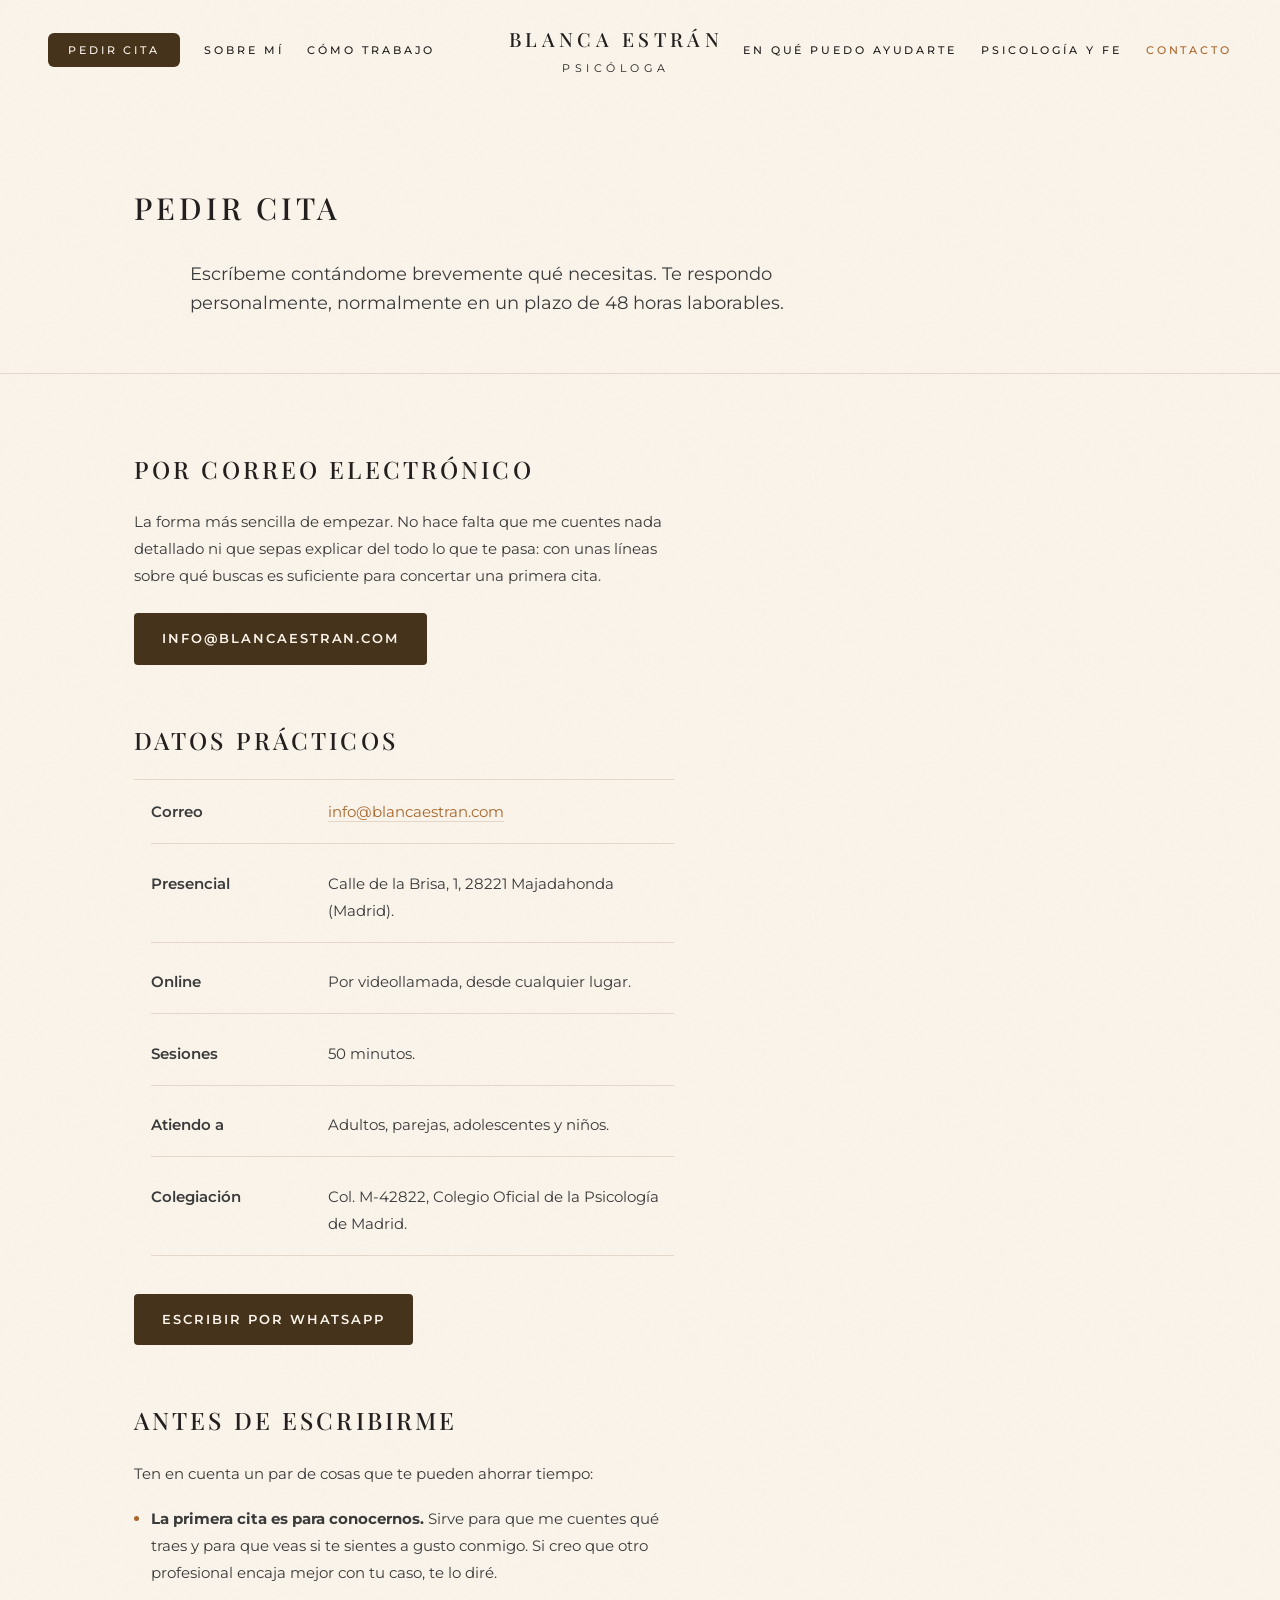
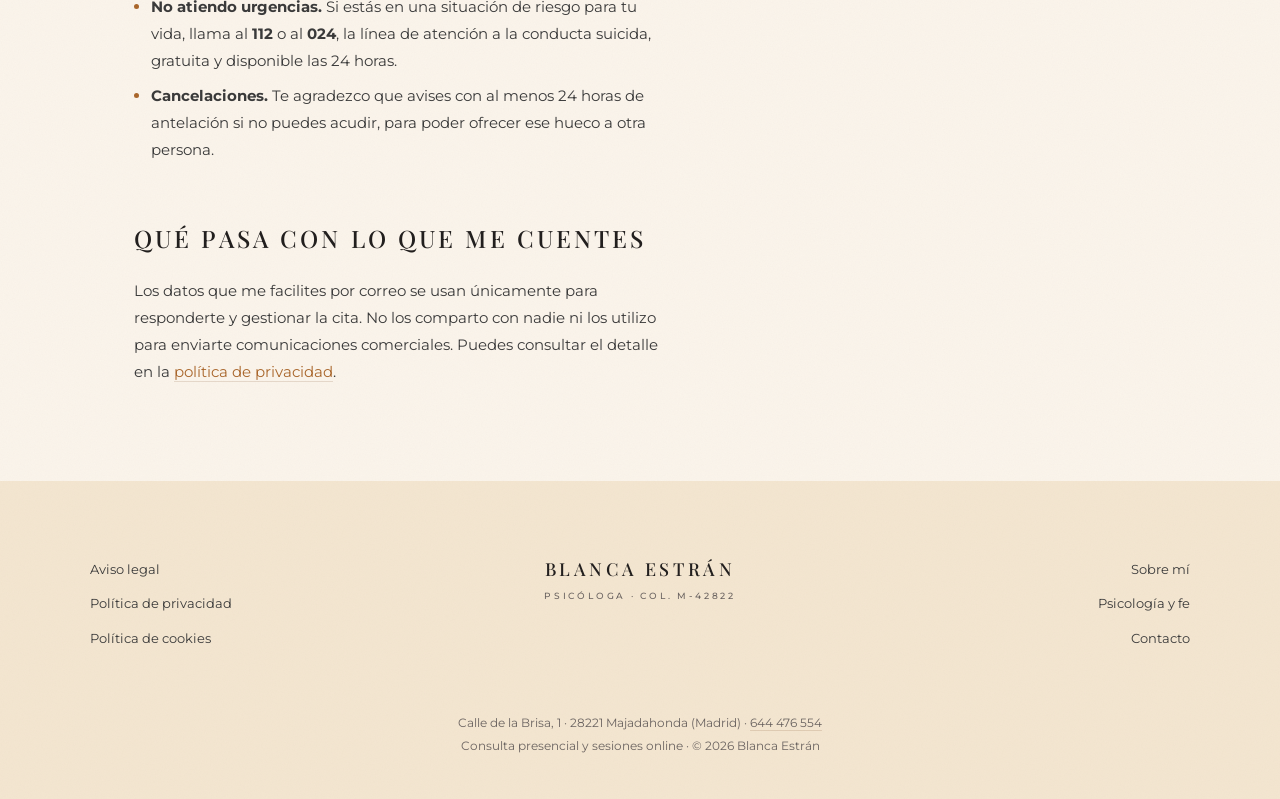
<file: contacto/index.html>
<!DOCTYPE html>
<html lang="es">
<head>
<meta charset="utf-8">
<meta name="viewport" content="width=device-width, initial-scale=1">
<title>Pedir cita con Blanca Estrán · Majadahonda y online</title>
<meta name="description" content="Escríbeme contándome qué necesitas y te respondo personalmente. Consulta en Majadahonda, zona noroeste de Madrid, y sesiones online en toda España.">
<link rel="canonical" href="https://blancaestran.com/contacto/">
<meta property="og:type" content="website">
<meta property="og:title" content="Pedir cita con Blanca Estrán · Majadahonda y online">
<meta property="og:description" content="Escríbeme contándome qué necesitas y te respondo personalmente. Consulta en Majadahonda, zona noroeste de Madrid, y sesiones online en toda España.">
<meta property="og:url" content="https://blancaestran.com/contacto/">
<meta property="og:image" content="https://blancaestran.com/imagenes/blanca-retrato.jpg">
<meta property="og:locale" content="es_ES">
<link rel="icon" href="/favicon.svg" type="image/svg+xml">
<link rel="icon" href="/favicon.ico" sizes="32x32">
<link rel="apple-touch-icon" href="/apple-touch-icon.png">
<link rel="stylesheet" href="/css/tokens.css">
<link rel="stylesheet" href="/estilo.css">
<script type="application/ld+json">
{
  "@context": "https://schema.org",
  "@type": "Psychologist",
  "name": "Blanca Estrán",
  "url": "https://blancaestran.com/",
  "image": "https://blancaestran.com/imagenes/blanca-retrato.jpg",
  "telephone": "+34 644 476 554",
  "address": {
    "@type": "PostalAddress",
    "streetAddress": "Calle de la Brisa, 1",
    "postalCode": "28221",
    "addressLocality": "Majadahonda",
    "addressRegion": "Madrid",
    "addressCountry": "ES"
  },
  "areaServed": ["Majadahonda", "Las Rozas", "Pozuelo de Alarcón", "Boadilla del Monte", "Villanueva de la Cañada", "Madrid", "España"],
  "availableService": ["Psicoterapia integradora", "Terapia de pareja", "Terapia para adolescentes", "Terapia online"]
}
</script>
</head>
<body>
<a class="saltar" href="#principal">Ir al contenido</a>

<header>
  <div class="nav">
    <div class="nav-izq">
      <a class="pill" href="/contacto/">Pedir cita</a>
      <a href="/sobre-mi/">Sobre mí</a>
      <a href="/como-trabajo/">Cómo trabajo</a>
    </div>
    <details class="menu">
      <summary class="menu-boton" aria-label="Menú de navegación"><span class="abrir">Menú</span><span class="cerrar">Cerrar</span></summary>
      <nav class="menu-panel" aria-label="Principal">
        <a href="/sobre-mi/">Sobre mí</a>
        <a href="/como-trabajo/">Cómo trabajo</a>
        <a href="/en-que-puedo-ayudarte/">En qué puedo ayudarte</a>
        <a href="/psicologa-catolica/">Psicología y fe</a>
        <a href="/contacto/" aria-current="page">Contacto</a>
      </nav>
    </details>
    <a class="logo" href="/">
      <span class="nombre">Blanca Estrán</span>
      <span class="rol">Psicóloga</span>
    </a>
    <div class="nav-der">
      <a href="/en-que-puedo-ayudarte/">En qué puedo ayudarte</a>
      <a href="/psicologa-catolica/">Psicología y fe</a>
      <a href="/contacto/" aria-current="page">Contacto</a>
    </div>
    <a class="pill pill-movil" href="/contacto/">Pedir cita</a>
  </div>
</header>

<main id="principal">

  <section class="pag">
    <div class="env">
      <h1>Pedir cita</h1>
      <p class="entradilla sangrado">Escríbeme contándome brevemente qué necesitas. Te respondo personalmente, normalmente en un plazo de 48 horas laborables.</p>
    </div>
  </section>

  <section class="prosa">
    <div class="env">

      <section>
        <h2>Por correo electrónico</h2>
        <p>La forma más sencilla de empezar. No hace falta que me cuentes nada detallado ni que sepas explicar del todo lo que te pasa: con unas líneas sobre qué buscas es suficiente para concertar una primera cita.</p>
        <div class="acciones" style="margin-top:24px">
          <a class="btn" href="mailto:info@blancaestran.com?subject=Primera%20cita">info@blancaestran.com</a>
        </div>
      </section>

      <section>
        <h2>Datos prácticos</h2>
        <ul class="ficha">
          <li><span class="clave">Correo</span><span class="valor"><a href="mailto:info@blancaestran.com">info@blancaestran.com</a></span></li>
          <li><span class="clave">Presencial</span><span class="valor">Calle de la Brisa, 1, 28221 Majadahonda (Madrid).</span></li>
          <li><span class="clave">Online</span><span class="valor">Por videollamada, desde cualquier lugar.</span></li>
          <li><span class="clave">Sesiones</span><span class="valor">50 minutos.</span></li>
          <li><span class="clave">Atiendo a</span><span class="valor">Adultos, parejas, adolescentes y niños.</span></li>
          <li><span class="clave">Colegiación</span><span class="valor">Col. M-42822, Colegio Oficial de la Psicología de Madrid.</span></li>
        </ul>
        <div class="acciones">
          <a class="btn" href="https://wa.me/34644476554?text=Hola%20Blanca%2C%20me%20gustar%C3%ADa%20pedir%20una%20primera%20cita" rel="noopener">Escribir por WhatsApp</a>
        </div>
      </section>

      <section>
        <h2>Antes de escribirme</h2>
        <p>Ten en cuenta un par de cosas que te pueden ahorrar tiempo:</p>
        <ul>
          <li><strong>La primera cita es para conocernos.</strong> Sirve para que me cuentes qué traes y para que veas si te sientes a gusto conmigo. Si creo que otro profesional encaja mejor con tu caso, te lo diré.</li>
          <li><strong>No atiendo urgencias.</strong> Si estás en una situación de riesgo para tu vida, llama al <strong>112</strong> o al <strong>024</strong>, la línea de atención a la conducta suicida, gratuita y disponible las 24 horas.</li>
          <li><strong>Cancelaciones.</strong> Te agradezco que avises con al menos 24 horas de antelación si no puedes acudir, para poder ofrecer ese hueco a otra persona.</li>
        </ul>
      </section>

      <section>
        <h2>Qué pasa con lo que me cuentes</h2>
        <p>Los datos que me facilites por correo se usan únicamente para responderte y gestionar la cita. No los comparto con nadie ni los utilizo para enviarte comunicaciones comerciales. Puedes consultar el detalle en la <a class="enlace" href="/privacidad/">política de privacidad</a>.</p>
      </section>

    </div>
  </section>

</main>

<footer>
  <div class="foot">
    <div>
      <a href="/aviso-legal/">Aviso legal</a>
      <a href="/privacidad/">Política de privacidad</a>
      <a href="/cookies/">Política de cookies</a>
    </div>
    <div class="foot-centro">Blanca Estrán<small>Psicóloga · Col. M-42822</small></div>
    <div class="foot-der">
      <a href="/sobre-mi/">Sobre mí</a>
      <a href="/psicologa-catolica/">Psicología y fe</a>
      <a href="/contacto/">Contacto</a>
    </div>
  </div>
  <div class="copy">
    Calle de la Brisa, 1 · 28221 Majadahonda (Madrid) · <a href="tel:+34644476554">644 476 554</a><br>
    Consulta presencial y sesiones online · © 2026 Blanca Estrán
  </div>
</footer>

</body>
</html>
</file>
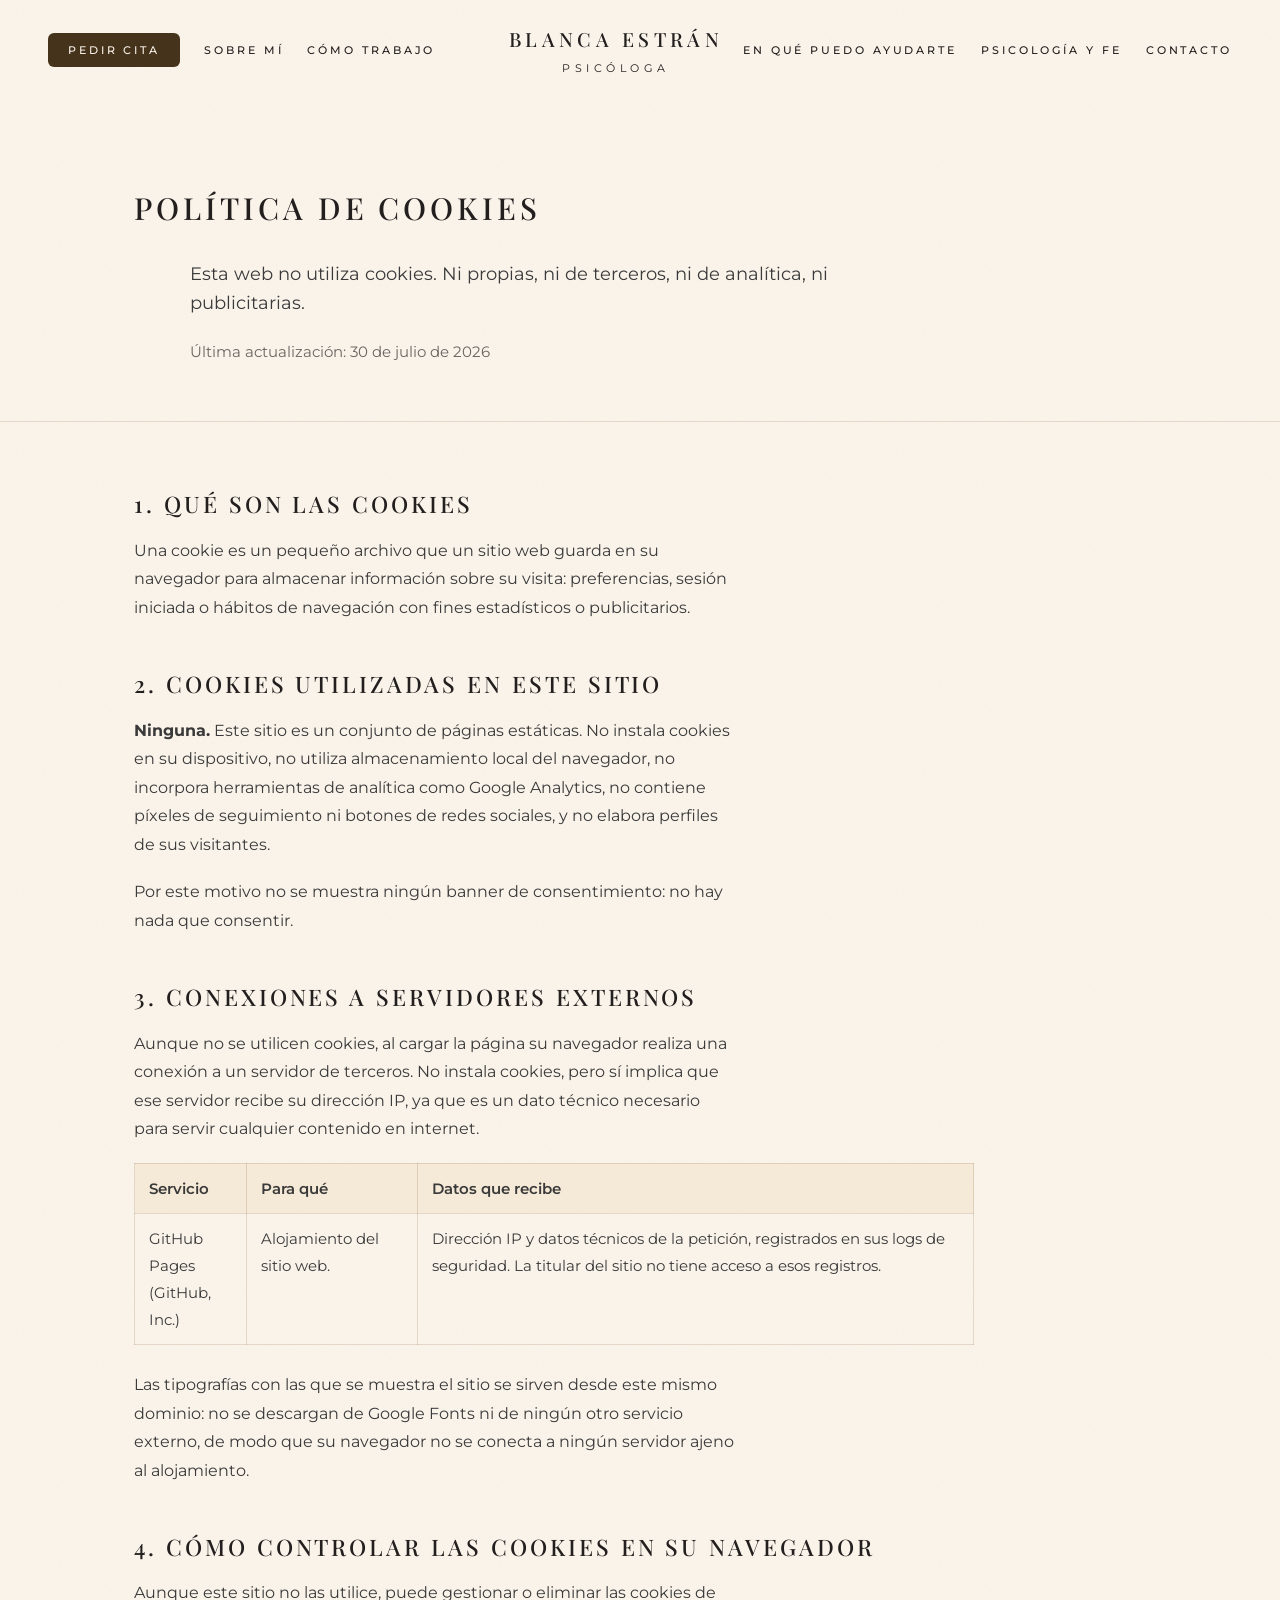
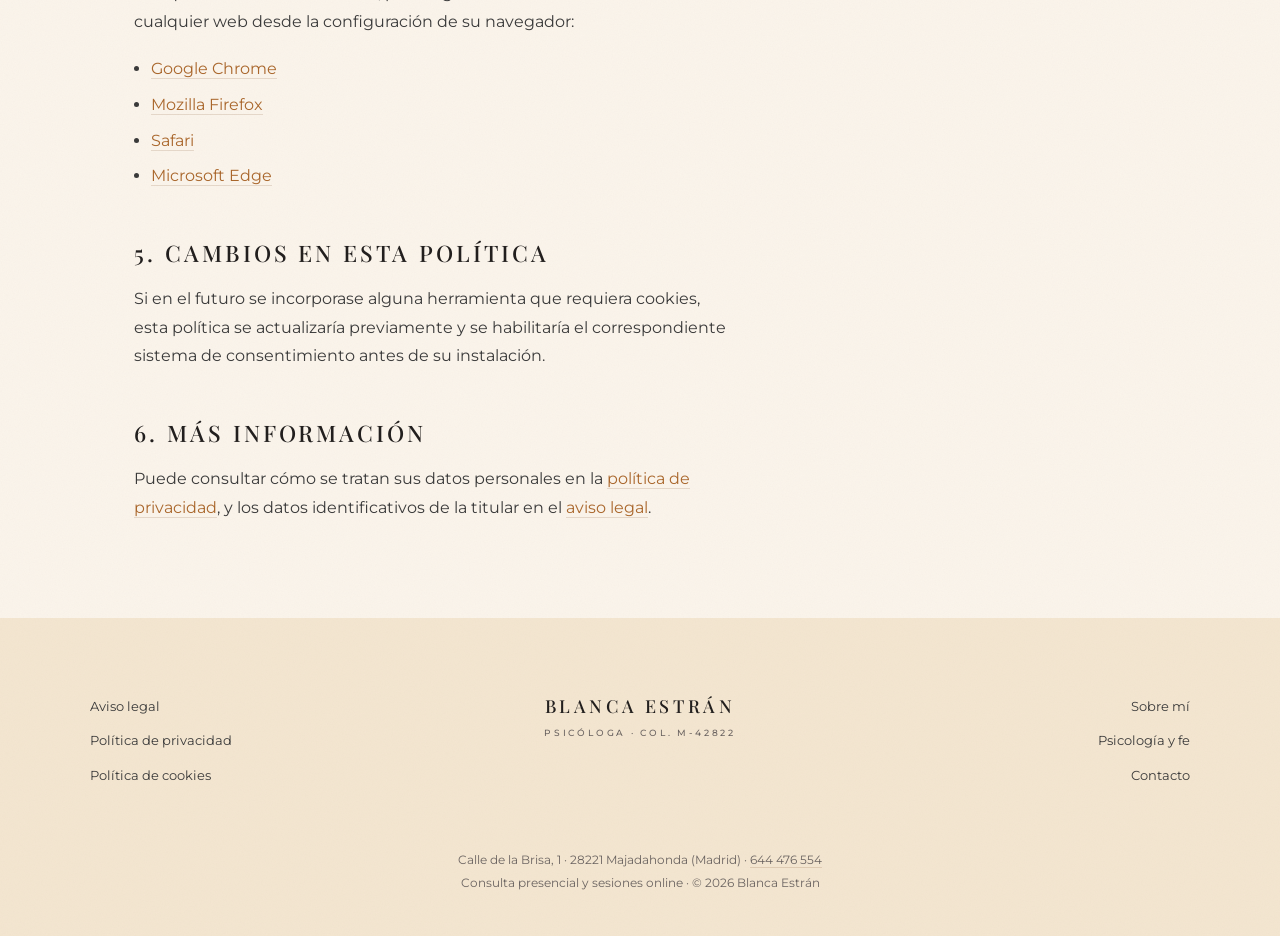
<file: cookies/index.html>
<!DOCTYPE html>
<html lang="es">
<head>
<meta charset="utf-8">
<meta name="viewport" content="width=device-width, initial-scale=1">
<title>Política de cookies · Blanca Estrán</title>
<meta name="description" content="Esta web no utiliza cookies propias ni de terceros. Información sobre las conexiones externas que realiza el sitio.">
<meta name="robots" content="noindex, follow">
<link rel="canonical" href="https://blancaestran.com/cookies/">
<meta property="og:type" content="website">
<meta property="og:title" content="Política de cookies · Blanca Estrán">
<meta property="og:description" content="Esta web no utiliza cookies propias ni de terceros. Información sobre las conexiones externas que realiza el sitio.">
<meta property="og:url" content="https://blancaestran.com/cookies/">
<meta property="og:image" content="https://blancaestran.com/imagenes/blanca-retrato.jpg">
<meta property="og:locale" content="es_ES">
<link rel="icon" href="/favicon.svg" type="image/svg+xml">
<link rel="icon" href="/favicon.ico" sizes="32x32">
<link rel="apple-touch-icon" href="/apple-touch-icon.png">
<link rel="stylesheet" href="/css/tokens.css">
<link rel="stylesheet" href="/estilo.css">
<script type="application/ld+json">
{
  "@context": "https://schema.org",
  "@type": "Psychologist",
  "name": "Blanca Estrán",
  "url": "https://blancaestran.com/",
  "image": "https://blancaestran.com/imagenes/blanca-retrato.jpg",
  "telephone": "+34 644 476 554",
  "address": {
    "@type": "PostalAddress",
    "streetAddress": "Calle de la Brisa, 1",
    "postalCode": "28221",
    "addressLocality": "Majadahonda",
    "addressRegion": "Madrid",
    "addressCountry": "ES"
  },
  "areaServed": ["Majadahonda", "Las Rozas", "Pozuelo de Alarcón", "Boadilla del Monte", "Villanueva de la Cañada", "Madrid", "España"],
  "availableService": ["Psicoterapia integradora", "Terapia de pareja", "Terapia para adolescentes", "Terapia online"]
}
</script>
</head>
<body>
<a class="saltar" href="#principal">Ir al contenido</a>

<header>
  <div class="nav">
    <div class="nav-izq">
      <a class="pill" href="/contacto/">Pedir cita</a>
      <a href="/sobre-mi/">Sobre mí</a>
      <a href="/como-trabajo/">Cómo trabajo</a>
    </div>
    <details class="menu">
      <summary class="menu-boton" aria-label="Menú de navegación"><span class="abrir">Menú</span><span class="cerrar">Cerrar</span></summary>
      <nav class="menu-panel" aria-label="Principal">
        <a href="/sobre-mi/">Sobre mí</a>
        <a href="/como-trabajo/">Cómo trabajo</a>
        <a href="/en-que-puedo-ayudarte/">En qué puedo ayudarte</a>
        <a href="/psicologa-catolica/">Psicología y fe</a>
        <a href="/contacto/">Contacto</a>
      </nav>
    </details>
    <a class="logo" href="/">
      <span class="nombre">Blanca Estrán</span>
      <span class="rol">Psicóloga</span>
    </a>
    <div class="nav-der">
      <a href="/en-que-puedo-ayudarte/">En qué puedo ayudarte</a>
      <a href="/psicologa-catolica/">Psicología y fe</a>
      <a href="/contacto/">Contacto</a>
    </div>
    <a class="pill pill-movil" href="/contacto/">Pedir cita</a>
  </div>
</header>

<main id="principal">

  <section class="pag">
    <div class="env">
      <h1>Política de cookies</h1>
      <p class="entradilla sangrado">Esta web no utiliza cookies. Ni propias, ni de terceros, ni de analítica, ni publicitarias.</p>
      <p class="apunte sangrado" style="margin-top:20px">Última actualización: 30 de julio de 2026</p>
    </div>
  </section>

  <section class="legal">
    <div class="env">

      <h2>1. Qué son las cookies</h2>
      <p>Una cookie es un pequeño archivo que un sitio web guarda en su navegador para almacenar información sobre su visita: preferencias, sesión iniciada o hábitos de navegación con fines estadísticos o publicitarios.</p>

      <h2>2. Cookies utilizadas en este sitio</h2>
      <p><strong>Ninguna.</strong> Este sitio es un conjunto de páginas estáticas. No instala cookies en su dispositivo, no utiliza almacenamiento local del navegador, no incorpora herramientas de analítica como Google Analytics, no contiene píxeles de seguimiento ni botones de redes sociales, y no elabora perfiles de sus visitantes.</p>
      <p>Por este motivo no se muestra ningún banner de consentimiento: no hay nada que consentir.</p>

      <h2>3. Conexiones a servidores externos</h2>
      <p>Aunque no se utilicen cookies, al cargar la página su navegador realiza una conexión a un servidor de terceros. No instala cookies, pero sí implica que ese servidor recibe su dirección IP, ya que es un dato técnico necesario para servir cualquier contenido en internet.</p>

      <table>
        <tr>
          <th>Servicio</th>
          <th>Para qué</th>
          <th>Datos que recibe</th>
        </tr>
        <tr>
          <td>GitHub Pages<br>(GitHub, Inc.)</td>
          <td>Alojamiento del sitio web.</td>
          <td>Dirección IP y datos técnicos de la petición, registrados en sus logs de seguridad. La titular del sitio no tiene acceso a esos registros.</td>
        </tr>
      </table>

      <p>Las tipografías con las que se muestra el sitio se sirven desde este mismo dominio: no se descargan de Google Fonts ni de ningún otro servicio externo, de modo que su navegador no se conecta a ningún servidor ajeno al alojamiento.</p>

      <h2>4. Cómo controlar las cookies en su navegador</h2>
      <p>Aunque este sitio no las utilice, puede gestionar o eliminar las cookies de cualquier web desde la configuración de su navegador:</p>
      <ul>
        <li><a class="enlace" href="https://support.google.com/chrome/answer/95647" rel="noopener">Google Chrome</a></li>
        <li><a class="enlace" href="https://support.mozilla.org/es/kb/proteccion-antirrastreo-mejorada-firefox-escritorio" rel="noopener">Mozilla Firefox</a></li>
        <li><a class="enlace" href="https://support.apple.com/es-es/guide/safari/sfri11471/mac" rel="noopener">Safari</a></li>
        <li><a class="enlace" href="https://support.microsoft.com/es-es/microsoft-edge" rel="noopener">Microsoft Edge</a></li>
      </ul>

      <h2>5. Cambios en esta política</h2>
      <p>Si en el futuro se incorporase alguna herramienta que requiera cookies, esta política se actualizaría previamente y se habilitaría el correspondiente sistema de consentimiento antes de su instalación.</p>

      <h2>6. Más información</h2>
      <p>Puede consultar cómo se tratan sus datos personales en la <a class="enlace" href="/privacidad/">política de privacidad</a>, y los datos identificativos de la titular en el <a class="enlace" href="/aviso-legal/">aviso legal</a>.</p>

    </div>
  </section>

</main>

<footer>
  <div class="foot">
    <div>
      <a href="/aviso-legal/">Aviso legal</a>
      <a href="/privacidad/">Política de privacidad</a>
      <a href="/cookies/">Política de cookies</a>
    </div>
    <div class="foot-centro">Blanca Estrán<small>Psicóloga · Col. M-42822</small></div>
    <div class="foot-der">
      <a href="/sobre-mi/">Sobre mí</a>
      <a href="/psicologa-catolica/">Psicología y fe</a>
      <a href="/contacto/">Contacto</a>
    </div>
  </div>
  <div class="copy">
    Calle de la Brisa, 1 · 28221 Majadahonda (Madrid) · <a href="tel:+34644476554">644 476 554</a><br>
    Consulta presencial y sesiones online · © 2026 Blanca Estrán
  </div>
</footer>

</body>
</html>
</file>
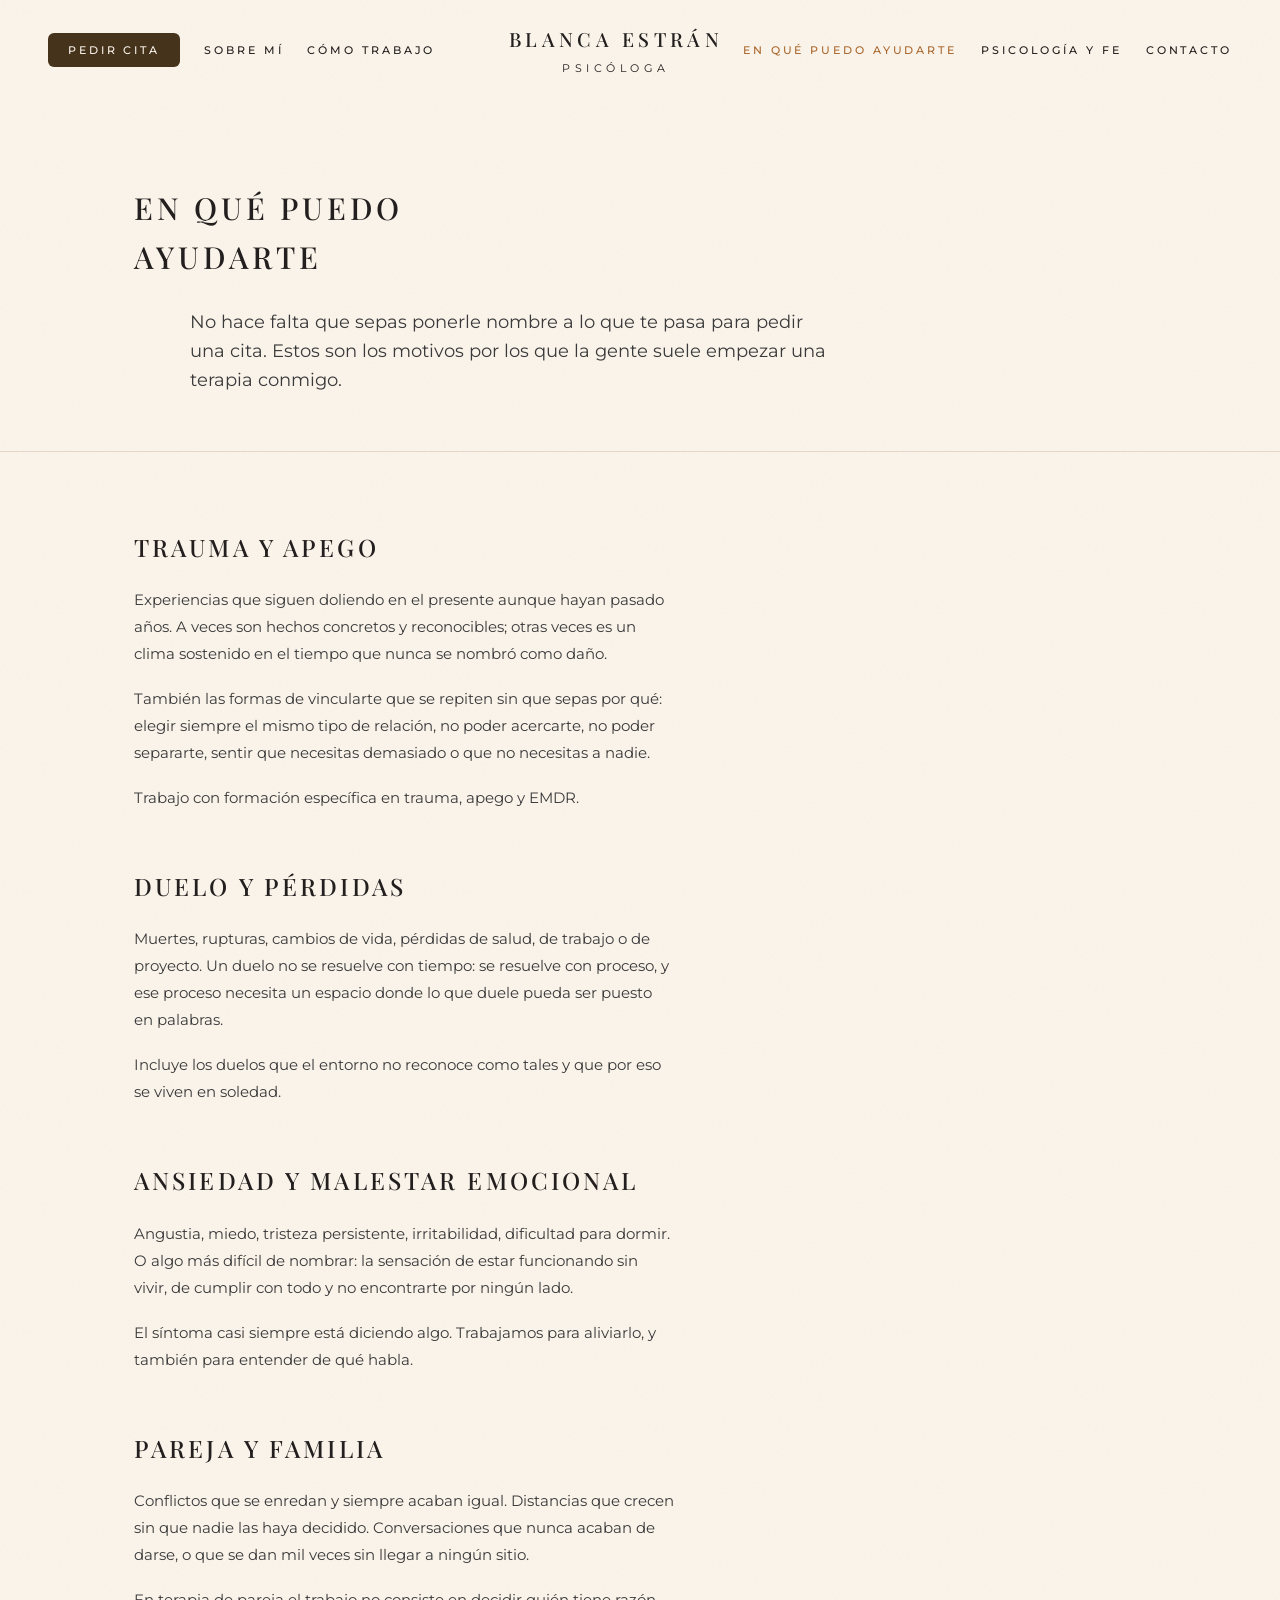
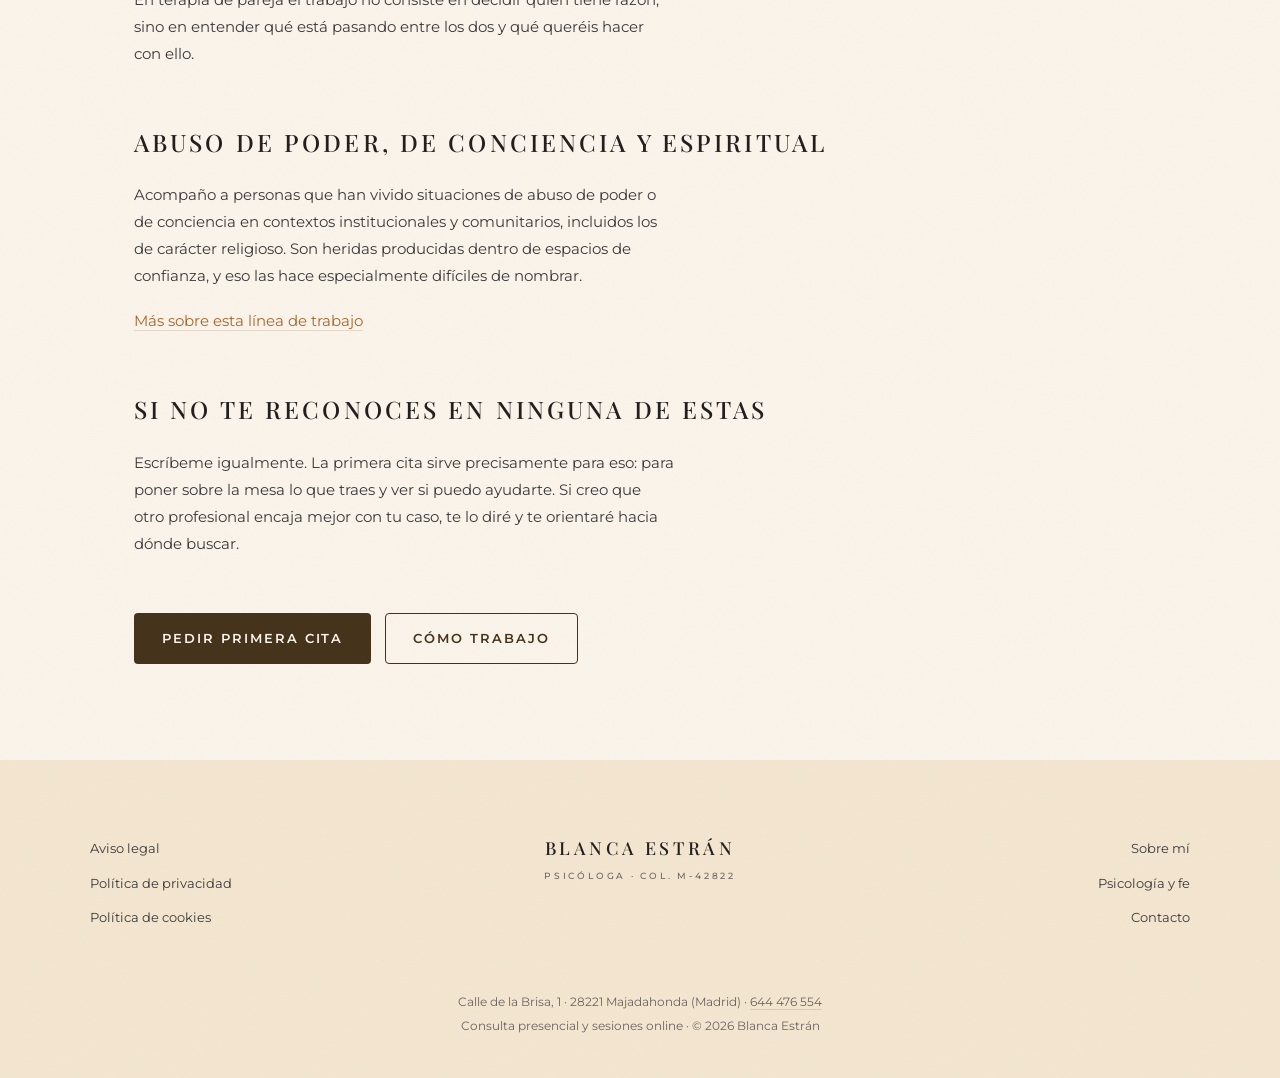
<file: en-que-puedo-ayudarte/index.html>
<!DOCTYPE html>
<html lang="es">
<head>
<meta charset="utf-8">
<meta name="viewport" content="width=device-width, initial-scale=1">
<title>Terapia para trauma, ansiedad, duelo y pareja · Majadahonda</title>
<meta name="description" content="Motivos habituales para empezar terapia: trauma y apego, ansiedad, duelo, conflictos de pareja y familia. Consulta en Majadahonda y sesiones online.">
<link rel="canonical" href="https://blancaestran.com/en-que-puedo-ayudarte/">
<meta property="og:type" content="website">
<meta property="og:title" content="Terapia para trauma, ansiedad, duelo y pareja · Majadahonda">
<meta property="og:description" content="Motivos habituales para empezar terapia: trauma y apego, ansiedad, duelo, conflictos de pareja y familia. Consulta en Majadahonda y sesiones online.">
<meta property="og:url" content="https://blancaestran.com/en-que-puedo-ayudarte/">
<meta property="og:image" content="https://blancaestran.com/imagenes/blanca-retrato.jpg">
<meta property="og:locale" content="es_ES">
<link rel="icon" href="/favicon.svg" type="image/svg+xml">
<link rel="icon" href="/favicon.ico" sizes="32x32">
<link rel="apple-touch-icon" href="/apple-touch-icon.png">
<link rel="stylesheet" href="/css/tokens.css">
<link rel="stylesheet" href="/estilo.css">
<script type="application/ld+json">
{
  "@context": "https://schema.org",
  "@type": "Psychologist",
  "name": "Blanca Estrán",
  "url": "https://blancaestran.com/",
  "image": "https://blancaestran.com/imagenes/blanca-retrato.jpg",
  "telephone": "+34 644 476 554",
  "address": {
    "@type": "PostalAddress",
    "streetAddress": "Calle de la Brisa, 1",
    "postalCode": "28221",
    "addressLocality": "Majadahonda",
    "addressRegion": "Madrid",
    "addressCountry": "ES"
  },
  "areaServed": ["Majadahonda", "Las Rozas", "Pozuelo de Alarcón", "Boadilla del Monte", "Villanueva de la Cañada", "Madrid", "España"],
  "availableService": ["Psicoterapia integradora", "Terapia de pareja", "Terapia para adolescentes", "Terapia online"]
}
</script>
</head>
<body>
<a class="saltar" href="#principal">Ir al contenido</a>

<header>
  <div class="nav">
    <div class="nav-izq">
      <a class="pill" href="/contacto/">Pedir cita</a>
      <a href="/sobre-mi/">Sobre mí</a>
      <a href="/como-trabajo/">Cómo trabajo</a>
    </div>
    <details class="menu">
      <summary class="menu-boton" aria-label="Menú de navegación"><span class="abrir">Menú</span><span class="cerrar">Cerrar</span></summary>
      <nav class="menu-panel" aria-label="Principal">
        <a href="/sobre-mi/">Sobre mí</a>
        <a href="/como-trabajo/">Cómo trabajo</a>
        <a href="/en-que-puedo-ayudarte/" aria-current="page">En qué puedo ayudarte</a>
        <a href="/psicologa-catolica/">Psicología y fe</a>
        <a href="/contacto/">Contacto</a>
      </nav>
    </details>
    <a class="logo" href="/">
      <span class="nombre">Blanca Estrán</span>
      <span class="rol">Psicóloga</span>
    </a>
    <div class="nav-der">
      <a href="/en-que-puedo-ayudarte/" aria-current="page">En qué puedo ayudarte</a>
      <a href="/psicologa-catolica/">Psicología y fe</a>
      <a href="/contacto/">Contacto</a>
    </div>
    <a class="pill pill-movil" href="/contacto/">Pedir cita</a>
  </div>
</header>

<main id="principal">

  <section class="pag">
    <div class="env">
      <h1>En qué puedo ayudarte</h1>
      <p class="entradilla sangrado">No hace falta que sepas ponerle nombre a lo que te pasa para pedir una cita. Estos son los motivos por los que la gente suele empezar una terapia conmigo.</p>
    </div>
  </section>

  <section class="prosa">
    <div class="env">

      <section>
        <h2>Trauma y apego</h2>
        <p>Experiencias que siguen doliendo en el presente aunque hayan pasado años. A veces son hechos concretos y reconocibles; otras veces es un clima sostenido en el tiempo que nunca se nombró como daño.</p>
        <p>También las formas de vincularte que se repiten sin que sepas por qué: elegir siempre el mismo tipo de relación, no poder acercarte, no poder separarte, sentir que necesitas demasiado o que no necesitas a nadie.</p>
        <p>Trabajo con formación específica en trauma, apego y EMDR.</p>
      </section>

      <section>
        <h2>Duelo y pérdidas</h2>
        <p>Muertes, rupturas, cambios de vida, pérdidas de salud, de trabajo o de proyecto. Un duelo no se resuelve con tiempo: se resuelve con proceso, y ese proceso necesita un espacio donde lo que duele pueda ser puesto en palabras.</p>
        <p>Incluye los duelos que el entorno no reconoce como tales y que por eso se viven en soledad.</p>
      </section>

      <section>
        <h2>Ansiedad y malestar emocional</h2>
        <p>Angustia, miedo, tristeza persistente, irritabilidad, dificultad para dormir. O algo más difícil de nombrar: la sensación de estar funcionando sin vivir, de cumplir con todo y no encontrarte por ningún lado.</p>
        <p>El síntoma casi siempre está diciendo algo. Trabajamos para aliviarlo, y también para entender de qué habla.</p>
      </section>

      <section>
        <h2>Pareja y familia</h2>
        <p>Conflictos que se enredan y siempre acaban igual. Distancias que crecen sin que nadie las haya decidido. Conversaciones que nunca acaban de darse, o que se dan mil veces sin llegar a ningún sitio.</p>
        <p>En terapia de pareja el trabajo no consiste en decidir quién tiene razón, sino en entender qué está pasando entre los dos y qué queréis hacer con ello.</p>
      </section>

      <section>
        <h2>Abuso de poder, de conciencia y espiritual</h2>
        <p>Acompaño a personas que han vivido situaciones de abuso de poder o de conciencia en contextos institucionales y comunitarios, incluidos los de carácter religioso. Son heridas producidas dentro de espacios de confianza, y eso las hace especialmente difíciles de nombrar.</p>
        <p><a class="enlace" href="/psicologa-catolica/">Más sobre esta línea de trabajo</a></p>
      </section>

      <section>
        <h2>Si no te reconoces en ninguna de estas</h2>
        <p>Escríbeme igualmente. La primera cita sirve precisamente para eso: para poner sobre la mesa lo que traes y ver si puedo ayudarte. Si creo que otro profesional encaja mejor con tu caso, te lo diré y te orientaré hacia dónde buscar.</p>
      </section>

      <div class="acciones">
        <a class="btn" href="/contacto/">Pedir primera cita</a>
        <a class="btn btn--linea" href="/como-trabajo/">Cómo trabajo</a>
      </div>

    </div>
  </section>

</main>

<footer>
  <div class="foot">
    <div>
      <a href="/aviso-legal/">Aviso legal</a>
      <a href="/privacidad/">Política de privacidad</a>
      <a href="/cookies/">Política de cookies</a>
    </div>
    <div class="foot-centro">Blanca Estrán<small>Psicóloga · Col. M-42822</small></div>
    <div class="foot-der">
      <a href="/sobre-mi/">Sobre mí</a>
      <a href="/psicologa-catolica/">Psicología y fe</a>
      <a href="/contacto/">Contacto</a>
    </div>
  </div>
  <div class="copy">
    Calle de la Brisa, 1 · 28221 Majadahonda (Madrid) · <a href="tel:+34644476554">644 476 554</a><br>
    Consulta presencial y sesiones online · © 2026 Blanca Estrán
  </div>
</footer>

</body>
</html>
</file>
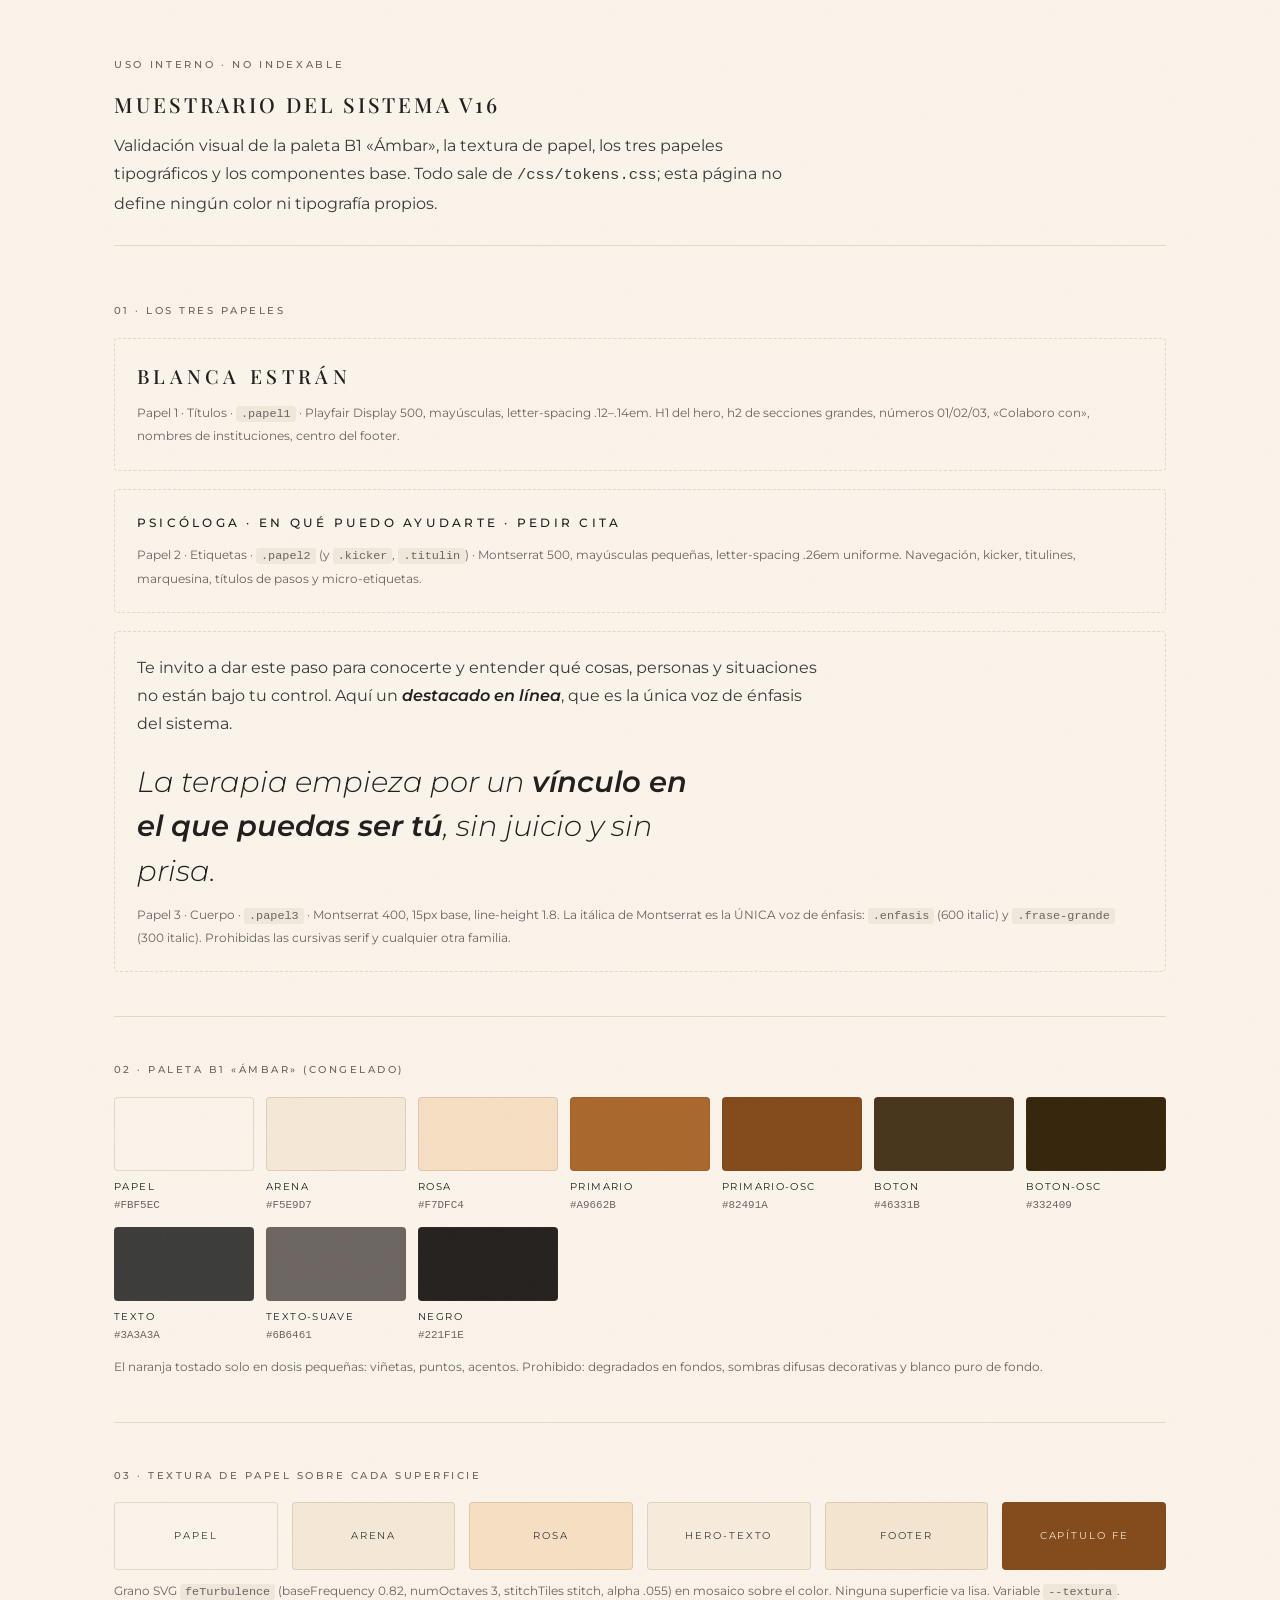
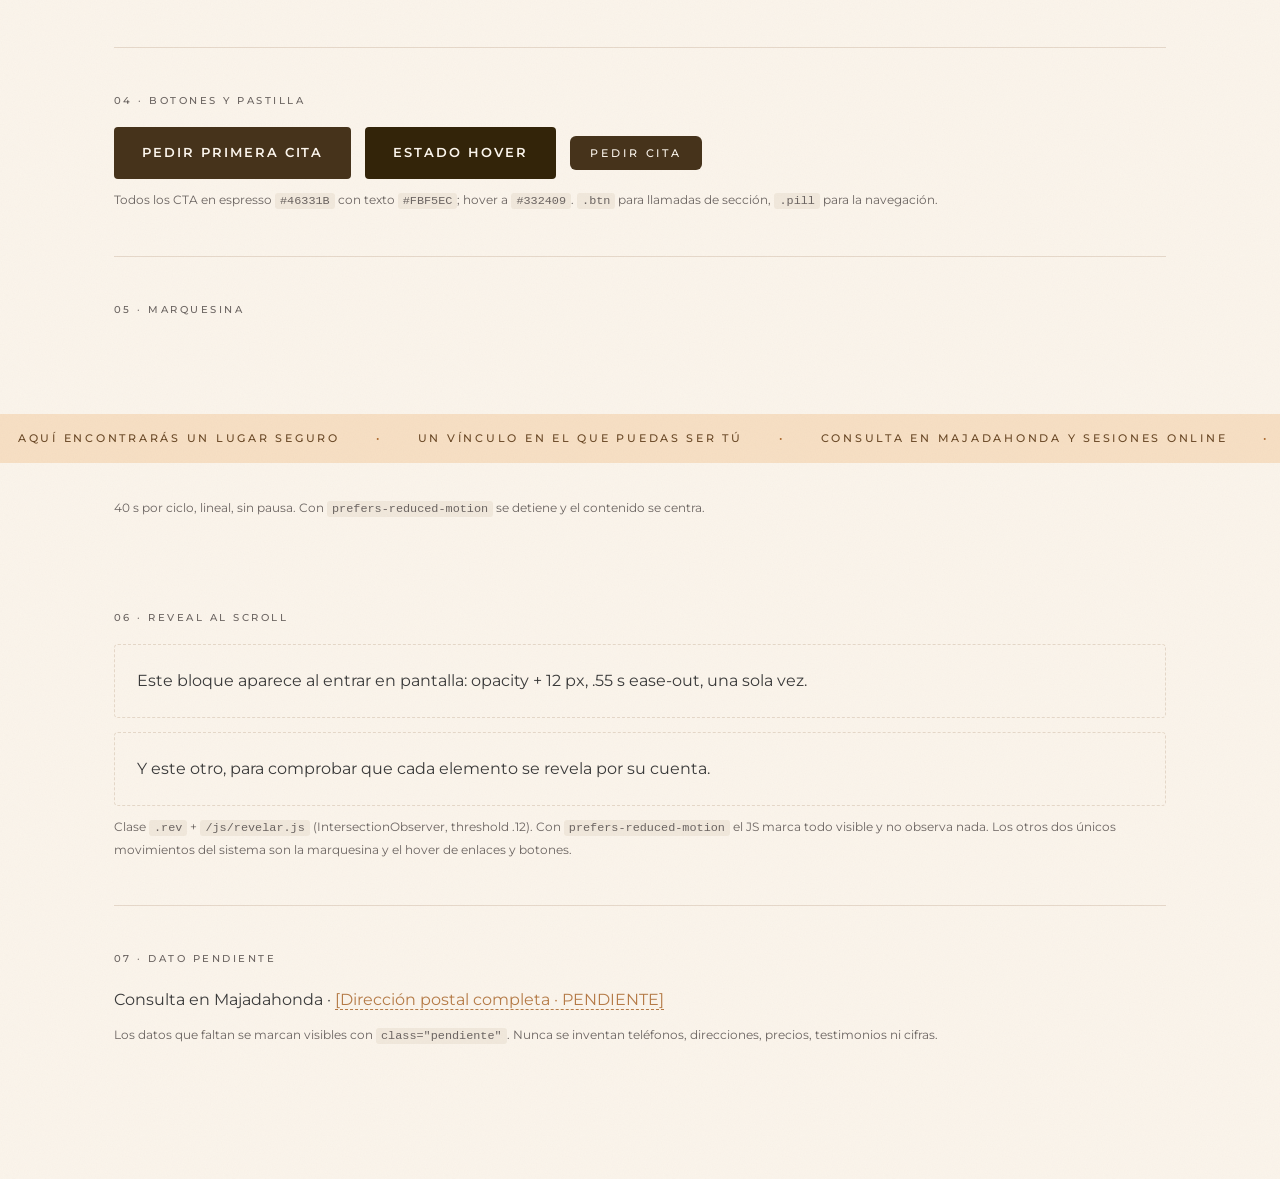
<file: estilo/index.html>
<!DOCTYPE html>
<html lang="es">
<head>
<meta charset="UTF-8">
<meta name="viewport" content="width=device-width, initial-scale=1.0">
<meta name="robots" content="noindex, nofollow">
<title>Muestrario del sistema · v16 (interno)</title>
<link rel="stylesheet" href="/css/tokens.css">
<style>
  /* Estilos propios del muestrario. No forman parte del sistema. */
  .m-wrap{max-width:1100px;margin:0 auto;padding:56px 24px 96px}
  .m-cab{border-bottom:1px solid var(--borde);padding-bottom:28px;margin-bottom:12px}
  .m-bloque{padding:44px 0;border-bottom:1px solid var(--borde)}
  .m-bloque:last-child{border-bottom:0}
  .m-et{font-family:var(--display);font-size:.6rem;font-weight:500;letter-spacing:.26em;
        text-transform:uppercase;color:var(--texto-suave);margin-bottom:18px}
  .m-nota{font-size:.78rem;color:var(--texto-suave);margin-top:10px}
  .m-nota code{font-family:ui-monospace,Consolas,monospace;font-size:.74rem;background:rgba(120,73,26,.07);
        padding:1px 5px;border-radius:3px}
  .m-fila{display:flex;flex-wrap:wrap;gap:14px;align-items:center}
  .m-color{display:flex;flex-wrap:wrap;gap:12px}
  .m-swatch{width:140px}
  .m-muestra{height:74px;border-radius:4px;border:1px solid var(--borde);background-image:var(--textura)}
  .m-swatch .n{font-family:var(--display);font-size:.62rem;letter-spacing:.14em;text-transform:uppercase;
        margin-top:7px;color:var(--negro)}
  .m-swatch .h{font-family:ui-monospace,Consolas,monospace;font-size:.68rem;color:var(--texto-suave)}
  .m-sup{display:grid;grid-template-columns:repeat(auto-fit,minmax(150px,1fr));gap:14px}
  .m-sup div{padding:24px 16px;border:1px solid var(--borde);border-radius:4px;background-image:var(--textura);
        font-family:var(--display);font-size:.6rem;letter-spacing:.2em;text-transform:uppercase;text-align:center}
  .m-oscuro{color:#F2E4D2}
  .m-caja{border:1px dashed var(--borde);border-radius:4px;padding:22px}
  @media(max-width:520px){.m-swatch{width:calc(50% - 6px)}}
</style>
</head>
<body>

<div class="m-wrap">

  <header class="m-cab">
    <p class="kicker">Uso interno · no indexable</p>
    <h1 class="papel1" style="font-size:1.3rem;margin:14px 0 10px">Muestrario del sistema v16</h1>
    <p class="papel3" style="max-width:44em">Validación visual de la paleta B1 «Ámbar», la textura de papel, los tres
    papeles tipográficos y los componentes base. Todo sale de <code>/css/tokens.css</code>; esta página no define
    ningún color ni tipografía propios.</p>
  </header>

  <!-- ── Papeles tipográficos ────────────────────────────────────────── -->
  <section class="m-bloque">
    <p class="m-et">01 · Los tres papeles</p>

    <div class="m-caja" style="margin-bottom:18px">
      <p class="papel1" style="font-size:1.22rem;letter-spacing:.22em">Blanca Estrán</p>
      <p class="m-nota">Papel 1 · Títulos · <code>.papel1</code> · Playfair Display 500, mayúsculas,
      letter-spacing .12–.14em. H1 del hero, h2 de secciones grandes, números 01/02/03, «Colaboro con»,
      nombres de instituciones, centro del footer.</p>
    </div>

    <div class="m-caja" style="margin-bottom:18px">
      <p class="papel2">Psicóloga · En qué puedo ayudarte · Pedir cita</p>
      <p class="m-nota">Papel 2 · Etiquetas · <code>.papel2</code> (y <code>.kicker</code>, <code>.titulin</code>) ·
      Montserrat 500, mayúsculas pequeñas, letter-spacing .26em uniforme. Navegación, kicker, titulines,
      marquesina, títulos de pasos y micro-etiquetas.</p>
    </div>

    <div class="m-caja">
      <p class="papel3" style="max-width:44em">Te invito a dar este paso para conocerte y entender qué cosas,
      personas y situaciones no están bajo tu control. Aquí un
      <span class="enfasis">destacado en línea</span>, que es la única voz de énfasis del sistema.</p>
      <p class="frase-grande" style="margin-top:22px;max-width:20em">La terapia empieza por un
      <strong>vínculo en el que puedas ser tú</strong>, sin juicio y sin prisa.</p>
      <p class="m-nota">Papel 3 · Cuerpo · <code>.papel3</code> · Montserrat 400, 15px base, line-height 1.8.
      La itálica de Montserrat es la ÚNICA voz de énfasis: <code>.enfasis</code> (600 italic) y
      <code>.frase-grande</code> (300 italic). Prohibidas las cursivas serif y cualquier otra familia.</p>
    </div>
  </section>

  <!-- ── Paleta ──────────────────────────────────────────────────────── -->
  <section class="m-bloque">
    <p class="m-et">02 · Paleta B1 «Ámbar» (CONGELADO)</p>
    <div class="m-color">
      <div class="m-swatch"><div class="m-muestra" style="background-color:#FBF5EC"></div>
        <div class="n">papel</div><div class="h">#FBF5EC</div></div>
      <div class="m-swatch"><div class="m-muestra" style="background-color:#F5E9D7"></div>
        <div class="n">arena</div><div class="h">#F5E9D7</div></div>
      <div class="m-swatch"><div class="m-muestra" style="background-color:#F7DFC4"></div>
        <div class="n">rosa</div><div class="h">#F7DFC4</div></div>
      <div class="m-swatch"><div class="m-muestra" style="background-color:#A9662B"></div>
        <div class="n">primario</div><div class="h">#A9662B</div></div>
      <div class="m-swatch"><div class="m-muestra" style="background-color:#82491A"></div>
        <div class="n">primario-osc</div><div class="h">#82491A</div></div>
      <div class="m-swatch"><div class="m-muestra" style="background-color:#46331B"></div>
        <div class="n">boton</div><div class="h">#46331B</div></div>
      <div class="m-swatch"><div class="m-muestra" style="background-color:#332409"></div>
        <div class="n">boton-osc</div><div class="h">#332409</div></div>
      <div class="m-swatch"><div class="m-muestra" style="background-color:#3A3A3A"></div>
        <div class="n">texto</div><div class="h">#3A3A3A</div></div>
      <div class="m-swatch"><div class="m-muestra" style="background-color:#6B6461"></div>
        <div class="n">texto-suave</div><div class="h">#6B6461</div></div>
      <div class="m-swatch"><div class="m-muestra" style="background-color:#221F1E"></div>
        <div class="n">negro</div><div class="h">#221F1E</div></div>
    </div>
    <p class="m-nota">El naranja tostado solo en dosis pequeñas: viñetas, puntos, acentos.
    Prohibido: degradados en fondos, sombras difusas decorativas y blanco puro de fondo.</p>
  </section>

  <!-- ── Textura ─────────────────────────────────────────────────────── -->
  <section class="m-bloque">
    <p class="m-et">03 · Textura de papel sobre cada superficie</p>
    <div class="m-sup">
      <div style="background-color:var(--papel)">papel</div>
      <div style="background-color:var(--arena)">arena</div>
      <div style="background-color:var(--rosa)">rosa</div>
      <div style="background-color:#F7EDDD">hero-texto</div>
      <div style="background-color:#F4E6D1">footer</div>
      <div class="m-oscuro" style="background-color:var(--primario-osc)">capítulo fe</div>
    </div>
    <p class="m-nota">Grano SVG <code>feTurbulence</code> (baseFrequency 0.82, numOctaves 3, stitchTiles stitch,
    alpha .055) en mosaico sobre el color. Ninguna superficie va lisa. Variable <code>--textura</code>.</p>
  </section>

  <!-- ── Botones ─────────────────────────────────────────────────────── -->
  <section class="m-bloque">
    <p class="m-et">04 · Botones y pastilla</p>
    <div class="m-fila">
      <a class="btn" href="#04">Pedir primera cita</a>
      <a class="btn" href="#04" style="background:var(--boton-osc)">Estado hover</a>
      <a class="pill papel2" href="#04" style="font-size:.7rem">Pedir cita</a>
    </div>
    <p class="m-nota">Todos los CTA en espresso <code>#46331B</code> con texto <code>#FBF5EC</code>;
    hover a <code>#332409</code>. <code>.btn</code> para llamadas de sección, <code>.pill</code> para la navegación.</p>
  </section>

  <!-- ── Marquesina (la banda va a todo el ancho, fuera del contenedor) ─ -->
  <section class="m-bloque" style="border-bottom:0;padding-bottom:0">
    <p class="m-et" style="margin-bottom:0">05 · Marquesina</p>
  </section>
</div>

<div class="marquee" aria-hidden="true">
  <div class="marquee-track">
    <span>Aquí encontrarás un lugar seguro</span><span class="pto">•</span>
    <span>Un vínculo en el que puedas ser tú</span><span class="pto">•</span>
    <span>Consulta en Majadahonda y sesiones online</span><span class="pto">•</span>
    <span>Aquí encontrarás un lugar seguro</span><span class="pto">•</span>
    <span>Un vínculo en el que puedas ser tú</span><span class="pto">•</span>
    <span>Consulta en Majadahonda y sesiones online</span><span class="pto">•</span>
  </div>
</div>

<div class="m-wrap" style="padding-top:24px">
  <p class="m-nota" style="margin-bottom:44px">40 s por ciclo, lineal, sin pausa.
  Con <code>prefers-reduced-motion</code> se detiene y el contenido se centra.</p>

  <!-- ── Movimiento ──────────────────────────────────────────────────── -->
  <section class="m-bloque">
    <p class="m-et">06 · Reveal al scroll</p>
    <div class="m-caja rev">
      <p class="papel3">Este bloque aparece al entrar en pantalla: opacity + 12 px, .55 s ease-out, una sola vez.</p>
    </div>
    <div class="m-caja rev" style="margin-top:14px">
      <p class="papel3">Y este otro, para comprobar que cada elemento se revela por su cuenta.</p>
    </div>
    <p class="m-nota">Clase <code>.rev</code> + <code>/js/revelar.js</code> (IntersectionObserver, threshold .12).
    Con <code>prefers-reduced-motion</code> el JS marca todo visible y no observa nada. Los otros dos únicos
    movimientos del sistema son la marquesina y el hover de enlaces y botones.</p>
  </section>

  <!-- ── Dato pendiente ──────────────────────────────────────────────── -->
  <section class="m-bloque">
    <p class="m-et">07 · Dato pendiente</p>
    <p class="papel3">Consulta en Majadahonda ·
      <span class="pendiente">[Dirección postal completa · PENDIENTE]</span></p>
    <p class="m-nota">Los datos que faltan se marcan visibles con <code>class="pendiente"</code>.
    Nunca se inventan teléfonos, direcciones, precios, testimonios ni cifras.</p>
  </section>

</div>

<script src="/js/revelar.js"></script>
</body>
</html>
</file>
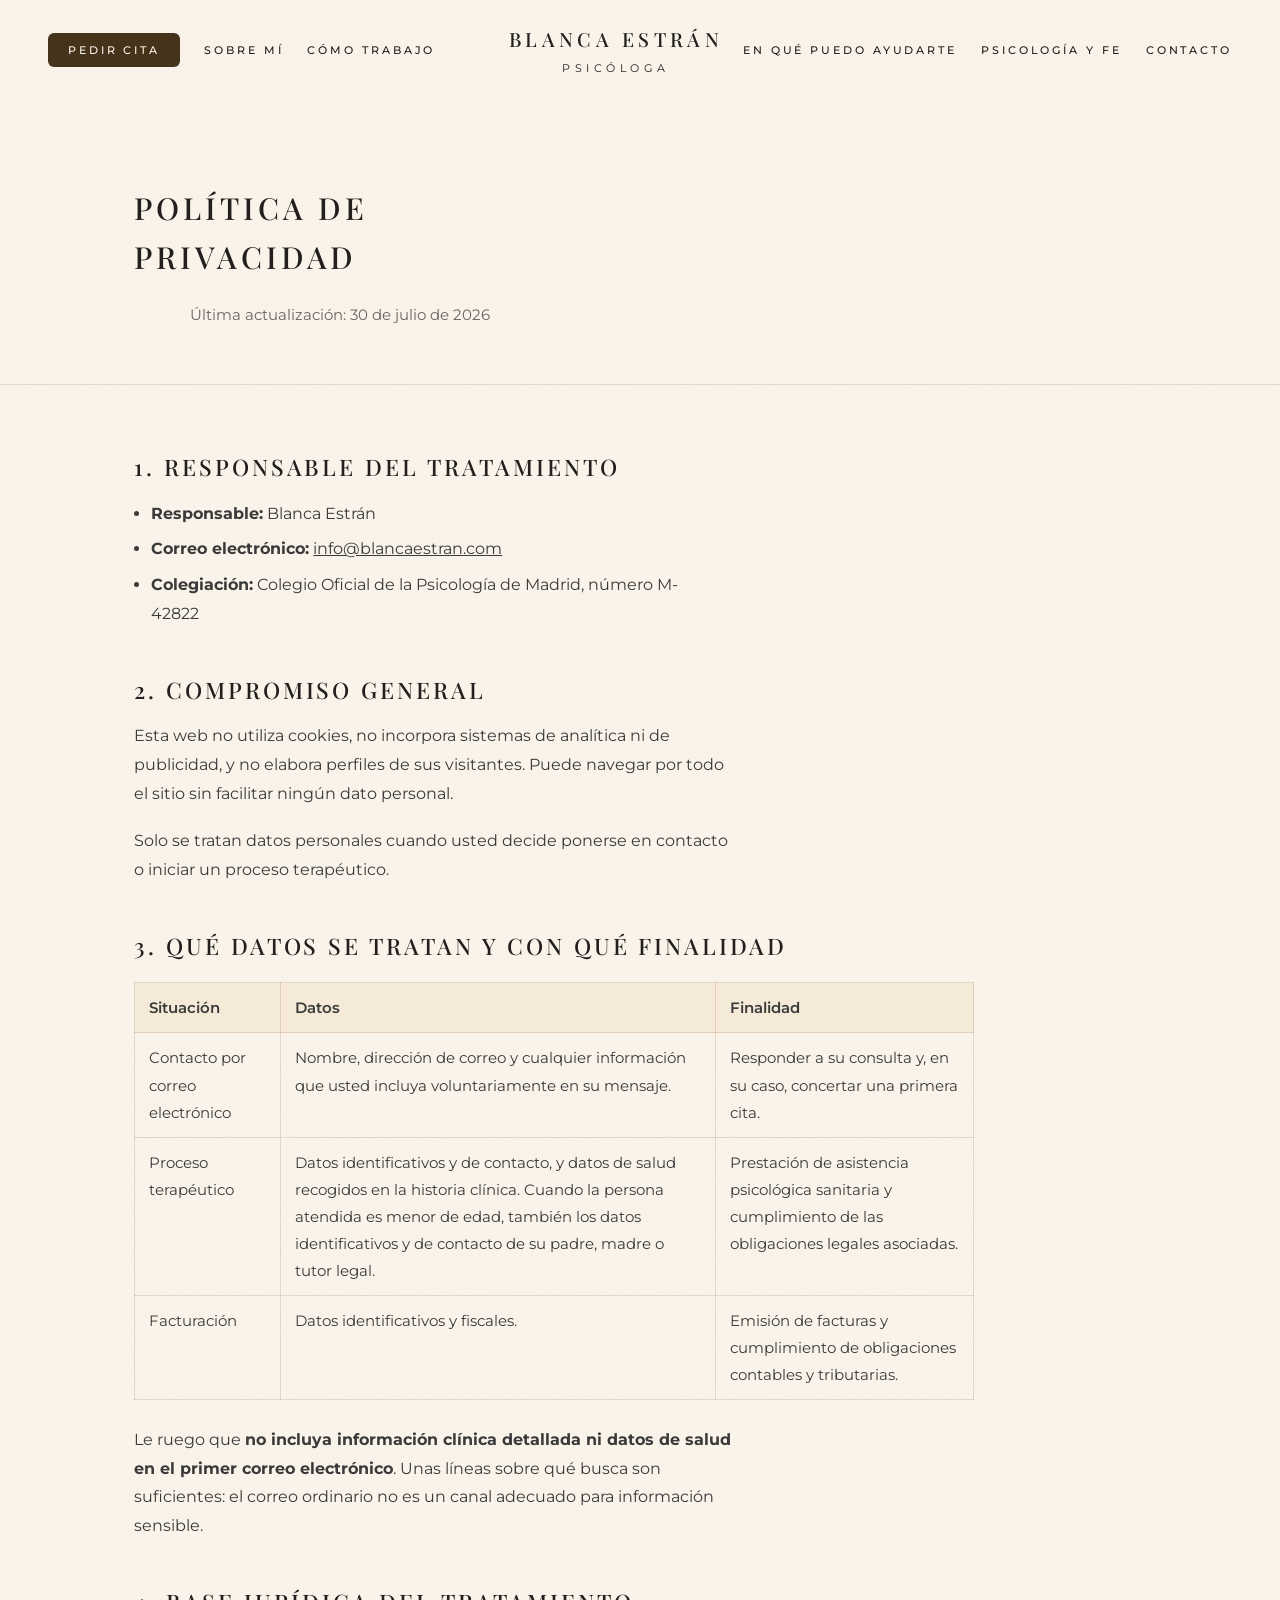
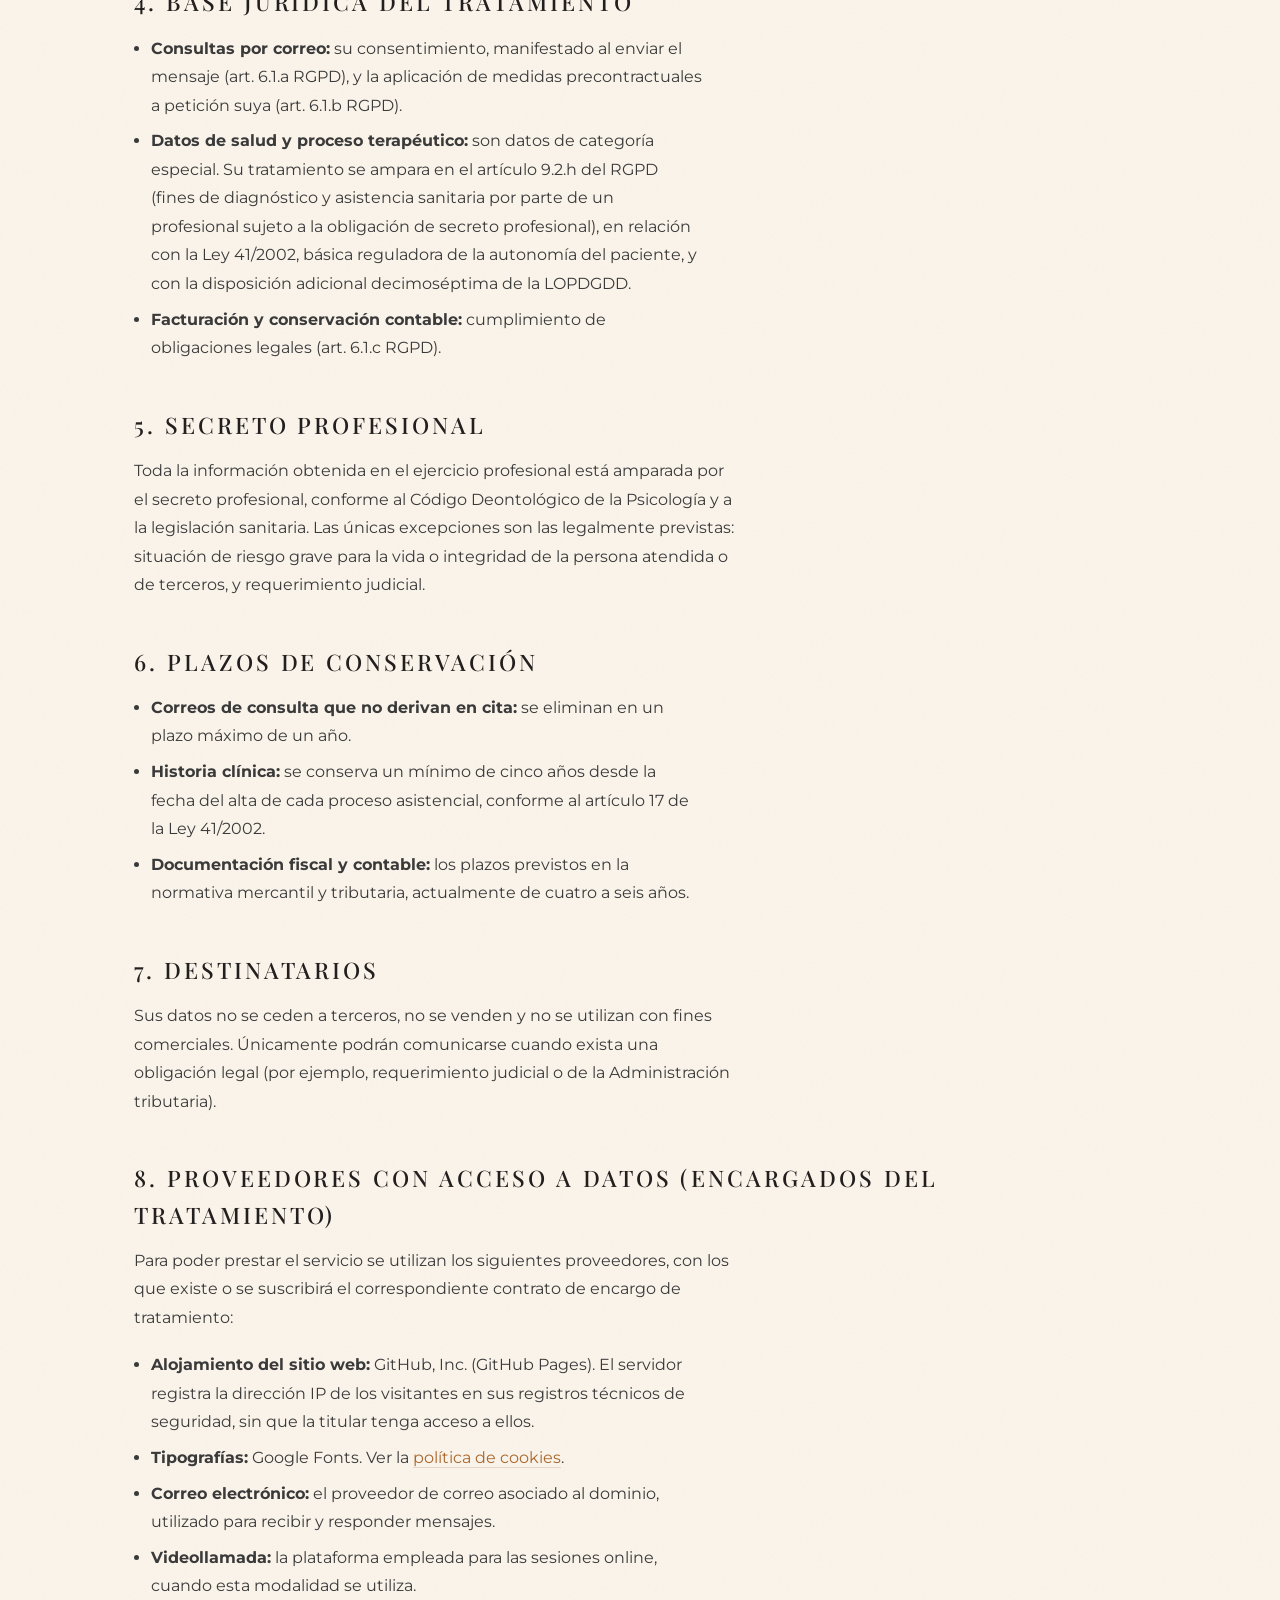
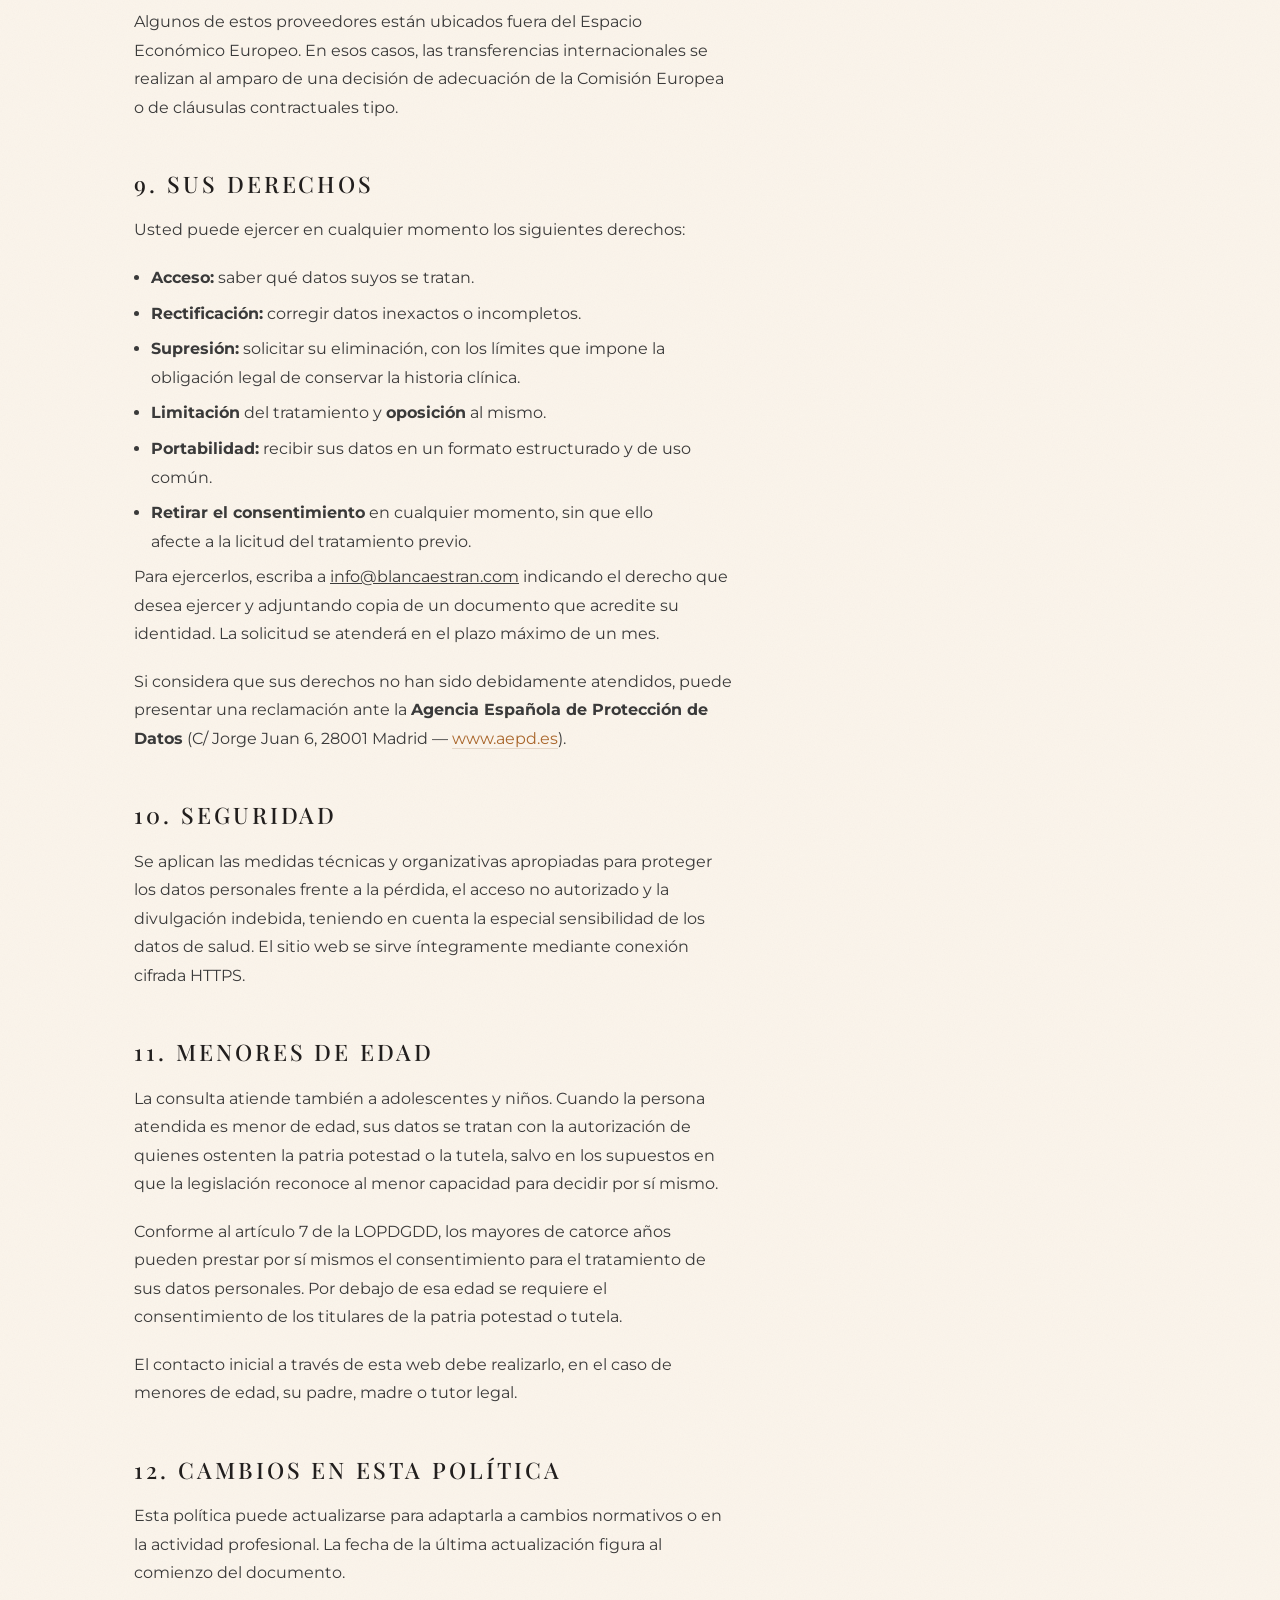
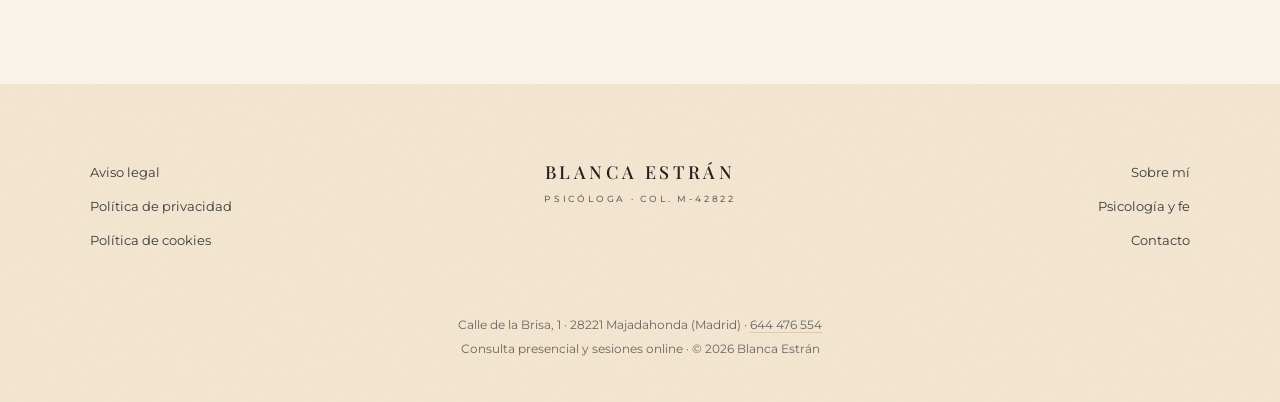
<file: privacidad/index.html>
<!DOCTYPE html>
<html lang="es">
<head>
<meta charset="utf-8">
<meta name="viewport" content="width=device-width, initial-scale=1">
<title>Política de privacidad · Blanca Estrán</title>
<meta name="description" content="Cómo se tratan los datos personales y los datos de salud en la consulta de Blanca Estrán, psicóloga general sanitaria.">
<meta name="robots" content="noindex, follow">
<link rel="canonical" href="https://blancaestran.com/privacidad/">
<meta property="og:type" content="website">
<meta property="og:title" content="Política de privacidad · Blanca Estrán">
<meta property="og:description" content="Cómo se tratan los datos personales y los datos de salud en la consulta de Blanca Estrán, psicóloga general sanitaria.">
<meta property="og:url" content="https://blancaestran.com/privacidad/">
<meta property="og:image" content="https://blancaestran.com/imagenes/blanca-retrato.jpg">
<meta property="og:locale" content="es_ES">
<link rel="icon" href="/favicon.svg" type="image/svg+xml">
<link rel="icon" href="/favicon.ico" sizes="32x32">
<link rel="apple-touch-icon" href="/apple-touch-icon.png">
<link rel="stylesheet" href="/css/tokens.css">
<link rel="stylesheet" href="/estilo.css">
<script type="application/ld+json">
{
  "@context": "https://schema.org",
  "@type": "Psychologist",
  "name": "Blanca Estrán",
  "url": "https://blancaestran.com/",
  "image": "https://blancaestran.com/imagenes/blanca-retrato.jpg",
  "telephone": "+34 644 476 554",
  "address": {
    "@type": "PostalAddress",
    "streetAddress": "Calle de la Brisa, 1",
    "postalCode": "28221",
    "addressLocality": "Majadahonda",
    "addressRegion": "Madrid",
    "addressCountry": "ES"
  },
  "areaServed": ["Majadahonda", "Las Rozas", "Pozuelo de Alarcón", "Boadilla del Monte", "Villanueva de la Cañada", "Madrid", "España"],
  "availableService": ["Psicoterapia integradora", "Terapia de pareja", "Terapia para adolescentes", "Terapia online"]
}
</script>
</head>
<body>
<a class="saltar" href="#principal">Ir al contenido</a>

<header>
  <div class="nav">
    <div class="nav-izq">
      <a class="pill" href="/contacto/">Pedir cita</a>
      <a href="/sobre-mi/">Sobre mí</a>
      <a href="/como-trabajo/">Cómo trabajo</a>
    </div>
    <details class="menu">
      <summary class="menu-boton" aria-label="Menú de navegación"><span class="abrir">Menú</span><span class="cerrar">Cerrar</span></summary>
      <nav class="menu-panel" aria-label="Principal">
        <a href="/sobre-mi/">Sobre mí</a>
        <a href="/como-trabajo/">Cómo trabajo</a>
        <a href="/en-que-puedo-ayudarte/">En qué puedo ayudarte</a>
        <a href="/psicologa-catolica/">Psicología y fe</a>
        <a href="/contacto/">Contacto</a>
      </nav>
    </details>
    <a class="logo" href="/">
      <span class="nombre">Blanca Estrán</span>
      <span class="rol">Psicóloga</span>
    </a>
    <div class="nav-der">
      <a href="/en-que-puedo-ayudarte/">En qué puedo ayudarte</a>
      <a href="/psicologa-catolica/">Psicología y fe</a>
      <a href="/contacto/">Contacto</a>
    </div>
    <a class="pill pill-movil" href="/contacto/">Pedir cita</a>
  </div>
</header>

<main id="principal">

  <section class="pag">
    <div class="env">
      <h1>Política de privacidad</h1>
      <p class="apunte sangrado" style="margin-top:20px">Última actualización: 30 de julio de 2026</p>
    </div>
  </section>

  <section class="legal">
    <div class="env">

      <h2>1. Responsable del tratamiento</h2>
      <ul>
        <li><strong>Responsable:</strong> Blanca Estrán</li>
        <li><strong>Correo electrónico:</strong> <a href="mailto:info@blancaestran.com">info@blancaestran.com</a></li>
        <li><strong>Colegiación:</strong> Colegio Oficial de la Psicología de Madrid, número M-42822</li>
      </ul>

      <h2>2. Compromiso general</h2>
      <p>Esta web no utiliza cookies, no incorpora sistemas de analítica ni de publicidad, y no elabora perfiles de sus visitantes. Puede navegar por todo el sitio sin facilitar ningún dato personal.</p>
      <p>Solo se tratan datos personales cuando usted decide ponerse en contacto o iniciar un proceso terapéutico.</p>

      <h2>3. Qué datos se tratan y con qué finalidad</h2>
      <table>
        <tr>
          <th>Situación</th>
          <th>Datos</th>
          <th>Finalidad</th>
        </tr>
        <tr>
          <td>Contacto por correo electrónico</td>
          <td>Nombre, dirección de correo y cualquier información que usted incluya voluntariamente en su mensaje.</td>
          <td>Responder a su consulta y, en su caso, concertar una primera cita.</td>
        </tr>
        <tr>
          <td>Proceso terapéutico</td>
          <td>Datos identificativos y de contacto, y datos de salud recogidos en la historia clínica. Cuando la persona atendida es menor de edad, también los datos identificativos y de contacto de su padre, madre o tutor legal.</td>
          <td>Prestación de asistencia psicológica sanitaria y cumplimiento de las obligaciones legales asociadas.</td>
        </tr>
        <tr>
          <td>Facturación</td>
          <td>Datos identificativos y fiscales.</td>
          <td>Emisión de facturas y cumplimiento de obligaciones contables y tributarias.</td>
        </tr>
      </table>
      <p>Le ruego que <strong>no incluya información clínica detallada ni datos de salud en el primer correo electrónico</strong>. Unas líneas sobre qué busca son suficientes: el correo ordinario no es un canal adecuado para información sensible.</p>

      <h2>4. Base jurídica del tratamiento</h2>
      <ul>
        <li><strong>Consultas por correo:</strong> su consentimiento, manifestado al enviar el mensaje (art. 6.1.a RGPD), y la aplicación de medidas precontractuales a petición suya (art. 6.1.b RGPD).</li>
        <li><strong>Datos de salud y proceso terapéutico:</strong> son datos de categoría especial. Su tratamiento se ampara en el artículo 9.2.h del RGPD (fines de diagnóstico y asistencia sanitaria por parte de un profesional sujeto a la obligación de secreto profesional), en relación con la Ley 41/2002, básica reguladora de la autonomía del paciente, y con la disposición adicional decimoséptima de la LOPDGDD.</li>
        <li><strong>Facturación y conservación contable:</strong> cumplimiento de obligaciones legales (art. 6.1.c RGPD).</li>
      </ul>

      <h2>5. Secreto profesional</h2>
      <p>Toda la información obtenida en el ejercicio profesional está amparada por el secreto profesional, conforme al Código Deontológico de la Psicología y a la legislación sanitaria. Las únicas excepciones son las legalmente previstas: situación de riesgo grave para la vida o integridad de la persona atendida o de terceros, y requerimiento judicial.</p>

      <h2>6. Plazos de conservación</h2>
      <ul>
        <li><strong>Correos de consulta que no derivan en cita:</strong> se eliminan en un plazo máximo de un año.</li>
        <li><strong>Historia clínica:</strong> se conserva un mínimo de cinco años desde la fecha del alta de cada proceso asistencial, conforme al artículo 17 de la Ley 41/2002.</li>
        <li><strong>Documentación fiscal y contable:</strong> los plazos previstos en la normativa mercantil y tributaria, actualmente de cuatro a seis años.</li>
      </ul>

      <h2>7. Destinatarios</h2>
      <p>Sus datos no se ceden a terceros, no se venden y no se utilizan con fines comerciales. Únicamente podrán comunicarse cuando exista una obligación legal (por ejemplo, requerimiento judicial o de la Administración tributaria).</p>

      <h2>8. Proveedores con acceso a datos (encargados del tratamiento)</h2>
      <p>Para poder prestar el servicio se utilizan los siguientes proveedores, con los que existe o se suscribirá el correspondiente contrato de encargo de tratamiento:</p>
      <ul>
        <li><strong>Alojamiento del sitio web:</strong> GitHub, Inc. (GitHub Pages). El servidor registra la dirección IP de los visitantes en sus registros técnicos de seguridad, sin que la titular tenga acceso a ellos.</li>
        <li><strong>Tipografías:</strong> Google Fonts. Ver la <a class="enlace" href="/cookies/">política de cookies</a>.</li>
        <li><strong>Correo electrónico:</strong> el proveedor de correo asociado al dominio, utilizado para recibir y responder mensajes.</li>
        <li><strong>Videollamada:</strong> la plataforma empleada para las sesiones online, cuando esta modalidad se utiliza.</li>
      </ul>
      <p>Algunos de estos proveedores están ubicados fuera del Espacio Económico Europeo. En esos casos, las transferencias internacionales se realizan al amparo de una decisión de adecuación de la Comisión Europea o de cláusulas contractuales tipo.</p>

      <h2>9. Sus derechos</h2>
      <p>Usted puede ejercer en cualquier momento los siguientes derechos:</p>
      <ul>
        <li><strong>Acceso:</strong> saber qué datos suyos se tratan.</li>
        <li><strong>Rectificación:</strong> corregir datos inexactos o incompletos.</li>
        <li><strong>Supresión:</strong> solicitar su eliminación, con los límites que impone la obligación legal de conservar la historia clínica.</li>
        <li><strong>Limitación</strong> del tratamiento y <strong>oposición</strong> al mismo.</li>
        <li><strong>Portabilidad:</strong> recibir sus datos en un formato estructurado y de uso común.</li>
        <li><strong>Retirar el consentimiento</strong> en cualquier momento, sin que ello afecte a la licitud del tratamiento previo.</li>
      </ul>
      <p>Para ejercerlos, escriba a <a href="mailto:info@blancaestran.com">info@blancaestran.com</a> indicando el derecho que desea ejercer y adjuntando copia de un documento que acredite su identidad. La solicitud se atenderá en el plazo máximo de un mes.</p>
      <p>Si considera que sus derechos no han sido debidamente atendidos, puede presentar una reclamación ante la <strong>Agencia Española de Protección de Datos</strong> (C/ Jorge Juan 6, 28001 Madrid — <a class="enlace" href="https://www.aepd.es" rel="noopener">www.aepd.es</a>).</p>

      <h2>10. Seguridad</h2>
      <p>Se aplican las medidas técnicas y organizativas apropiadas para proteger los datos personales frente a la pérdida, el acceso no autorizado y la divulgación indebida, teniendo en cuenta la especial sensibilidad de los datos de salud. El sitio web se sirve íntegramente mediante conexión cifrada HTTPS.</p>

      <h2>11. Menores de edad</h2>
      <p>La consulta atiende también a adolescentes y niños. Cuando la persona atendida es menor de edad, sus datos se tratan con la autorización de quienes ostenten la patria potestad o la tutela, salvo en los supuestos en que la legislación reconoce al menor capacidad para decidir por sí mismo.</p>
      <p>Conforme al artículo 7 de la LOPDGDD, los mayores de catorce años pueden prestar por sí mismos el consentimiento para el tratamiento de sus datos personales. Por debajo de esa edad se requiere el consentimiento de los titulares de la patria potestad o tutela.</p>
      <p>El contacto inicial a través de esta web debe realizarlo, en el caso de menores de edad, su padre, madre o tutor legal.</p>

      <h2>12. Cambios en esta política</h2>
      <p>Esta política puede actualizarse para adaptarla a cambios normativos o en la actividad profesional. La fecha de la última actualización figura al comienzo del documento.</p>

    </div>
  </section>

</main>

<footer>
  <div class="foot">
    <div>
      <a href="/aviso-legal/">Aviso legal</a>
      <a href="/privacidad/">Política de privacidad</a>
      <a href="/cookies/">Política de cookies</a>
    </div>
    <div class="foot-centro">Blanca Estrán<small>Psicóloga · Col. M-42822</small></div>
    <div class="foot-der">
      <a href="/sobre-mi/">Sobre mí</a>
      <a href="/psicologa-catolica/">Psicología y fe</a>
      <a href="/contacto/">Contacto</a>
    </div>
  </div>
  <div class="copy">
    Calle de la Brisa, 1 · 28221 Majadahonda (Madrid) · <a href="tel:+34644476554">644 476 554</a><br>
    Consulta presencial y sesiones online · © 2026 Blanca Estrán
  </div>
</footer>

</body>
</html>
</file>
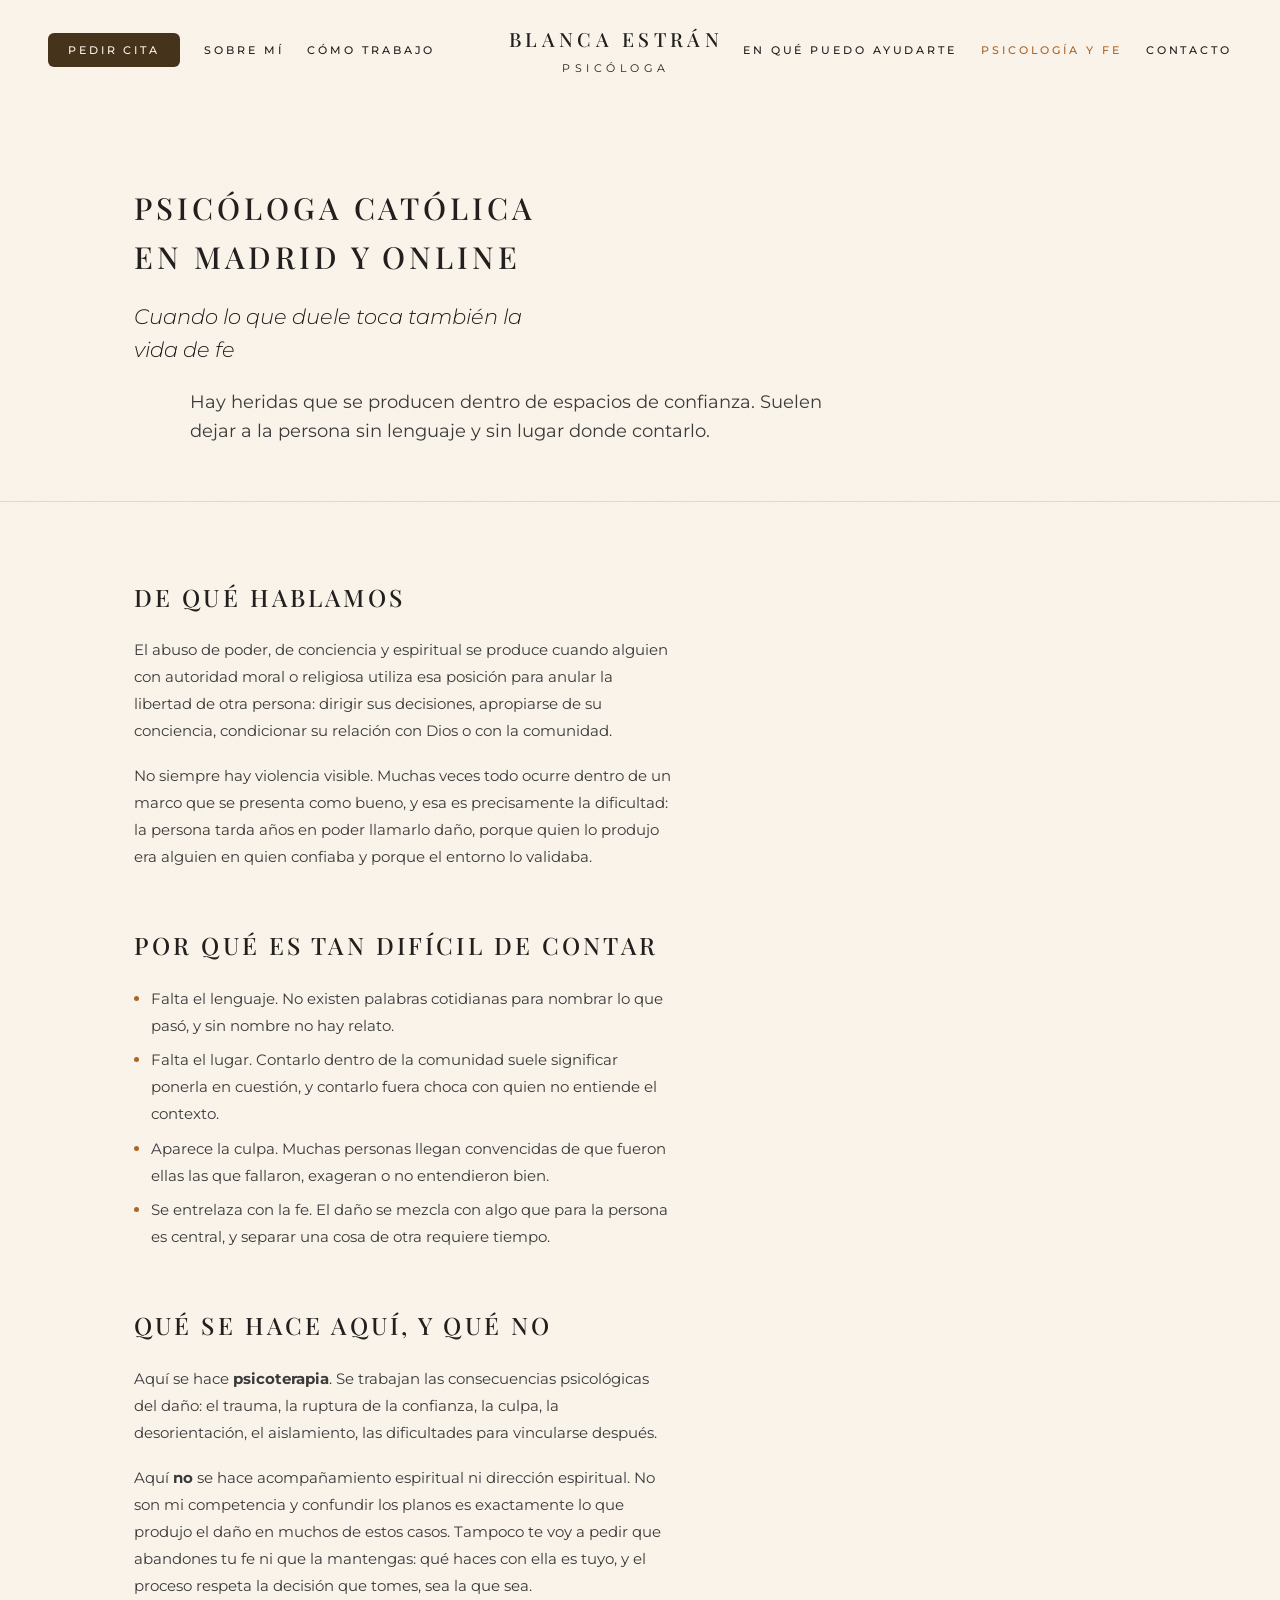
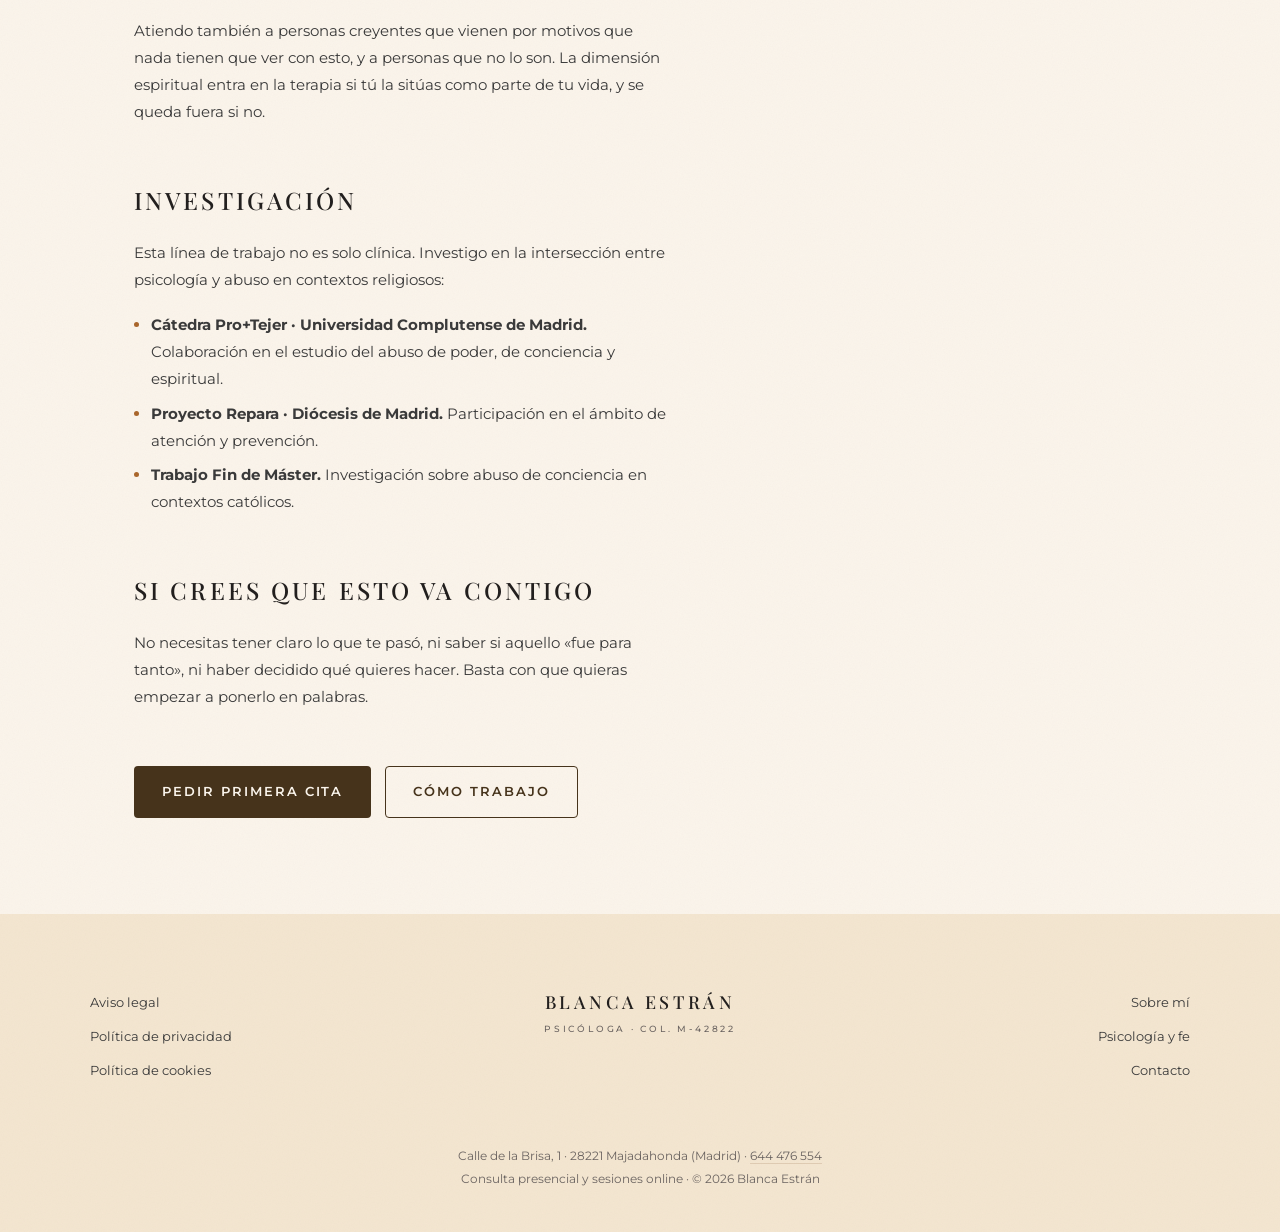
<file: psicologa-catolica/index.html>
<!DOCTYPE html>
<html lang="es">
<head>
<meta charset="utf-8">
<meta name="viewport" content="width=device-width, initial-scale=1">
<title>Psicóloga católica en Madrid y online · Blanca Estrán</title>
<meta name="description" content="Psicoterapia con rigor clínico que respeta tu fe. Psicóloga católica colegiada, presencial en Madrid (Majadahonda) y online. También abuso espiritual.">
<link rel="canonical" href="https://blancaestran.com/psicologa-catolica/">
<meta property="og:type" content="website">
<meta property="og:title" content="Psicóloga católica en Madrid y online · Blanca Estrán">
<meta property="og:description" content="Psicoterapia con rigor clínico que respeta tu fe. Psicóloga católica colegiada, presencial en Madrid (Majadahonda) y online. También abuso espiritual.">
<meta property="og:url" content="https://blancaestran.com/psicologa-catolica/">
<meta property="og:image" content="https://blancaestran.com/imagenes/blanca-retrato.jpg">
<meta property="og:locale" content="es_ES">
<link rel="icon" href="/favicon.svg" type="image/svg+xml">
<link rel="icon" href="/favicon.ico" sizes="32x32">
<link rel="apple-touch-icon" href="/apple-touch-icon.png">
<link rel="stylesheet" href="/css/tokens.css">
<link rel="stylesheet" href="/estilo.css">
<script type="application/ld+json">
{
  "@context": "https://schema.org",
  "@type": "Psychologist",
  "name": "Blanca Estrán",
  "url": "https://blancaestran.com/",
  "image": "https://blancaestran.com/imagenes/blanca-retrato.jpg",
  "telephone": "+34 644 476 554",
  "address": {
    "@type": "PostalAddress",
    "streetAddress": "Calle de la Brisa, 1",
    "postalCode": "28221",
    "addressLocality": "Majadahonda",
    "addressRegion": "Madrid",
    "addressCountry": "ES"
  },
  "areaServed": ["Majadahonda", "Las Rozas", "Pozuelo de Alarcón", "Boadilla del Monte", "Villanueva de la Cañada", "Madrid", "España"],
  "availableService": ["Psicoterapia integradora", "Terapia de pareja", "Terapia para adolescentes", "Terapia online"]
}
</script>
</head>
<body>
<a class="saltar" href="#principal">Ir al contenido</a>

<header>
  <div class="nav">
    <div class="nav-izq">
      <a class="pill" href="/contacto/">Pedir cita</a>
      <a href="/sobre-mi/">Sobre mí</a>
      <a href="/como-trabajo/">Cómo trabajo</a>
    </div>
    <details class="menu">
      <summary class="menu-boton" aria-label="Menú de navegación"><span class="abrir">Menú</span><span class="cerrar">Cerrar</span></summary>
      <nav class="menu-panel" aria-label="Principal">
        <a href="/sobre-mi/">Sobre mí</a>
        <a href="/como-trabajo/">Cómo trabajo</a>
        <a href="/en-que-puedo-ayudarte/">En qué puedo ayudarte</a>
        <a href="/psicologa-catolica/" aria-current="page">Psicología y fe</a>
        <a href="/contacto/">Contacto</a>
      </nav>
    </details>
    <a class="logo" href="/">
      <span class="nombre">Blanca Estrán</span>
      <span class="rol">Psicóloga</span>
    </a>
    <div class="nav-der">
      <a href="/en-que-puedo-ayudarte/">En qué puedo ayudarte</a>
      <a href="/psicologa-catolica/" aria-current="page">Psicología y fe</a>
      <a href="/contacto/">Contacto</a>
    </div>
    <a class="pill pill-movil" href="/contacto/">Pedir cita</a>
  </div>
</header>

<main id="principal">

  <section class="pag">
    <div class="env">
      <h1>Psicóloga católica en Madrid y online</h1>
      <p class="destacada">Cuando lo que duele toca también la vida de fe</p>
      <p class="entradilla sangrado">Hay heridas que se producen dentro de espacios de confianza. Suelen dejar a la persona sin lenguaje y sin lugar donde contarlo.</p>
    </div>
  </section>

  <section class="prosa">
    <div class="env">

      <section>
        <h2>De qué hablamos</h2>
        <p>El abuso de poder, de conciencia y espiritual se produce cuando alguien con autoridad moral o religiosa utiliza esa posición para anular la libertad de otra persona: dirigir sus decisiones, apropiarse de su conciencia, condicionar su relación con Dios o con la comunidad.</p>
        <p>No siempre hay violencia visible. Muchas veces todo ocurre dentro de un marco que se presenta como bueno, y esa es precisamente la dificultad: la persona tarda años en poder llamarlo daño, porque quien lo produjo era alguien en quien confiaba y porque el entorno lo validaba.</p>
      </section>

      <section>
        <h2>Por qué es tan difícil de contar</h2>
        <ul>
          <li>Falta el lenguaje. No existen palabras cotidianas para nombrar lo que pasó, y sin nombre no hay relato.</li>
          <li>Falta el lugar. Contarlo dentro de la comunidad suele significar ponerla en cuestión, y contarlo fuera choca con quien no entiende el contexto.</li>
          <li>Aparece la culpa. Muchas personas llegan convencidas de que fueron ellas las que fallaron, exageran o no entendieron bien.</li>
          <li>Se entrelaza con la fe. El daño se mezcla con algo que para la persona es central, y separar una cosa de otra requiere tiempo.</li>
        </ul>
      </section>

      <section>
        <h2>Qué se hace aquí, y qué no</h2>
        <p>Aquí se hace <strong>psicoterapia</strong>. Se trabajan las consecuencias psicológicas del daño: el trauma, la ruptura de la confianza, la culpa, la desorientación, el aislamiento, las dificultades para vincularse después.</p>
        <p>Aquí <strong>no</strong> se hace acompañamiento espiritual ni dirección espiritual. No son mi competencia y confundir los planos es exactamente lo que produjo el daño en muchos de estos casos. Tampoco te voy a pedir que abandones tu fe ni que la mantengas: qué haces con ella es tuyo, y el proceso respeta la decisión que tomes, sea la que sea.</p>
        <p>Atiendo también a personas creyentes que vienen por motivos que nada tienen que ver con esto, y a personas que no lo son. La dimensión espiritual entra en la terapia si tú la sitúas como parte de tu vida, y se queda fuera si no.</p>
      </section>

      <section>
        <h2>Investigación</h2>
        <p>Esta línea de trabajo no es solo clínica. Investigo en la intersección entre psicología y abuso en contextos religiosos:</p>
        <ul>
          <li><strong>Cátedra Pro+Tejer · Universidad Complutense de Madrid.</strong> Colaboración en el estudio del abuso de poder, de conciencia y espiritual.</li>
          <li><strong>Proyecto Repara · Diócesis de Madrid.</strong> Participación en el ámbito de atención y prevención.</li>
          <li><strong>Trabajo Fin de Máster.</strong> Investigación sobre abuso de conciencia en contextos católicos.</li>
        </ul>
      </section>

      <section>
        <h2>Si crees que esto va contigo</h2>
        <p>No necesitas tener claro lo que te pasó, ni saber si aquello «fue para tanto», ni haber decidido qué quieres hacer. Basta con que quieras empezar a ponerlo en palabras.</p>
      </section>

      <div class="acciones">
        <a class="btn" href="/contacto/">Pedir primera cita</a>
        <a class="btn btn--linea" href="/como-trabajo/">Cómo trabajo</a>
      </div>

    </div>
  </section>

</main>

<footer>
  <div class="foot">
    <div>
      <a href="/aviso-legal/">Aviso legal</a>
      <a href="/privacidad/">Política de privacidad</a>
      <a href="/cookies/">Política de cookies</a>
    </div>
    <div class="foot-centro">Blanca Estrán<small>Psicóloga · Col. M-42822</small></div>
    <div class="foot-der">
      <a href="/sobre-mi/">Sobre mí</a>
      <a href="/psicologa-catolica/">Psicología y fe</a>
      <a href="/contacto/">Contacto</a>
    </div>
  </div>
  <div class="copy">
    Calle de la Brisa, 1 · 28221 Majadahonda (Madrid) · <a href="tel:+34644476554">644 476 554</a><br>
    Consulta presencial y sesiones online · © 2026 Blanca Estrán
  </div>
</footer>

</body>
</html>
</file>
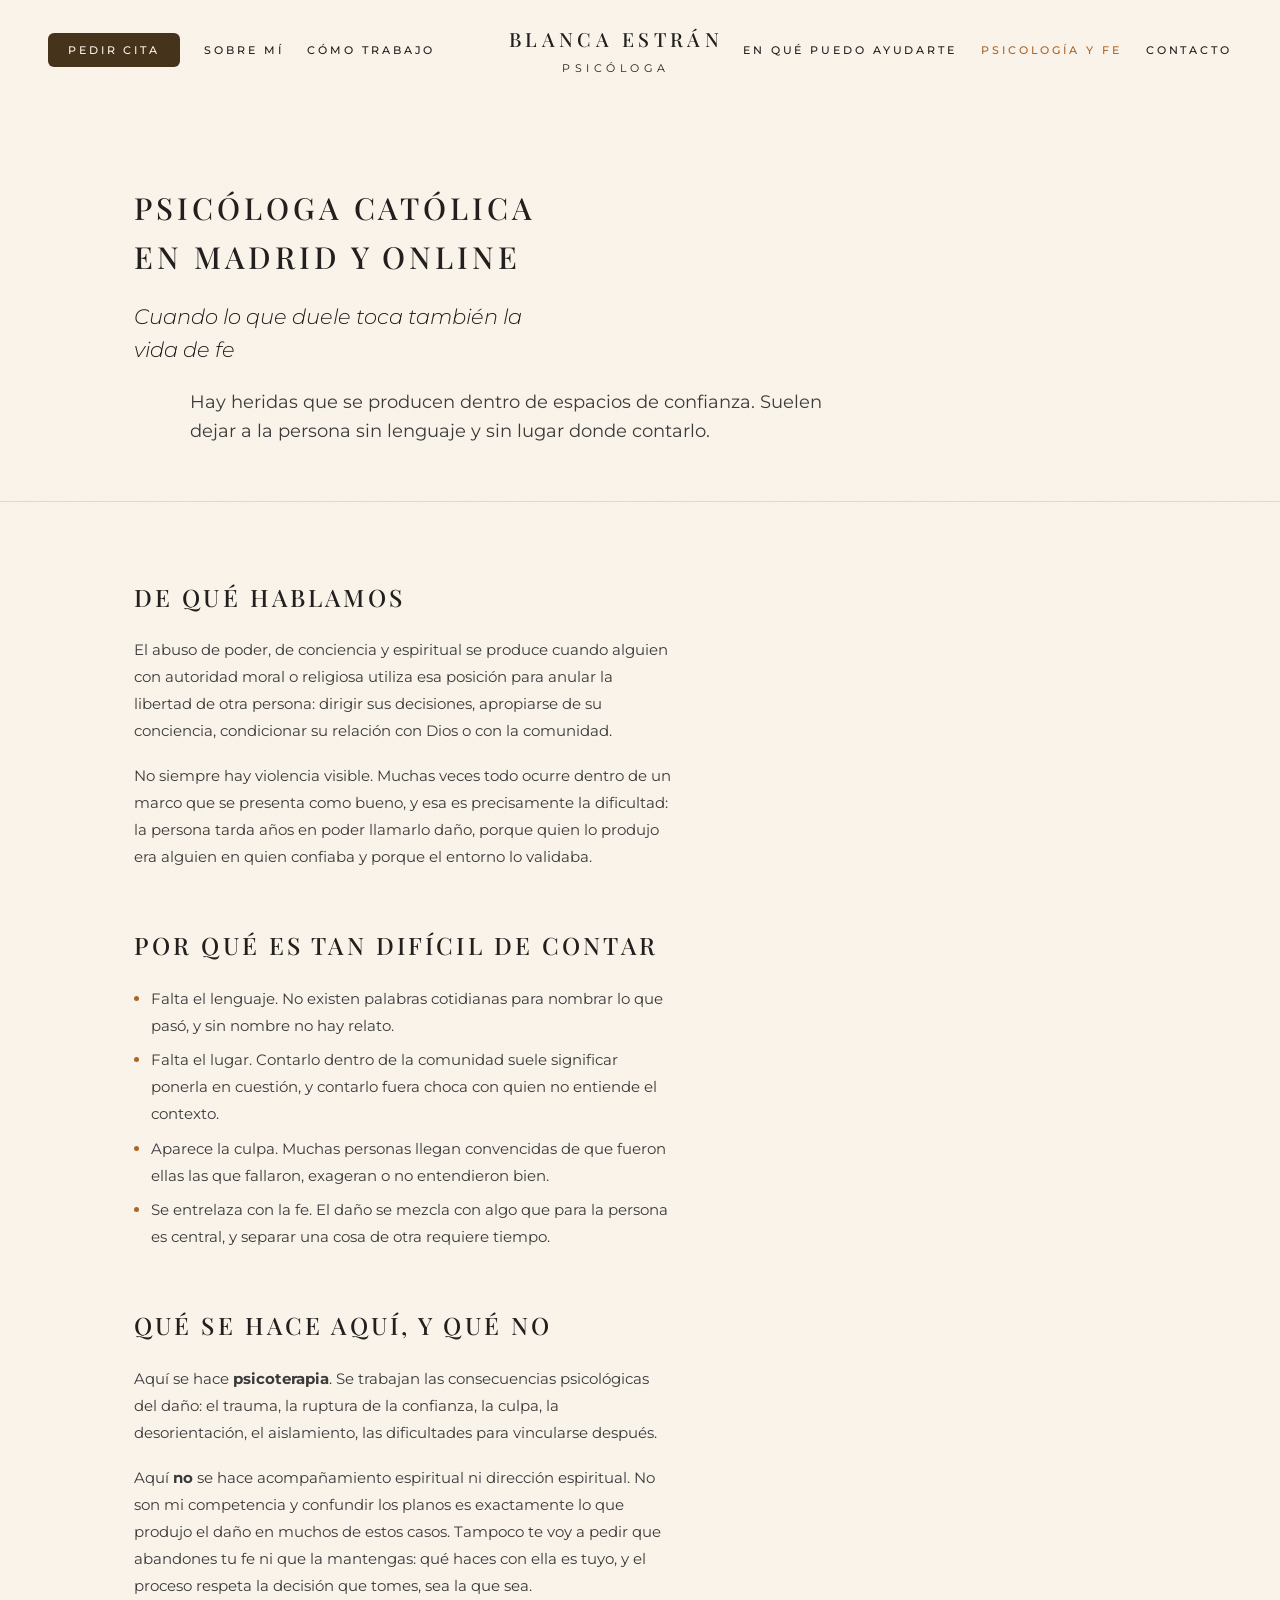
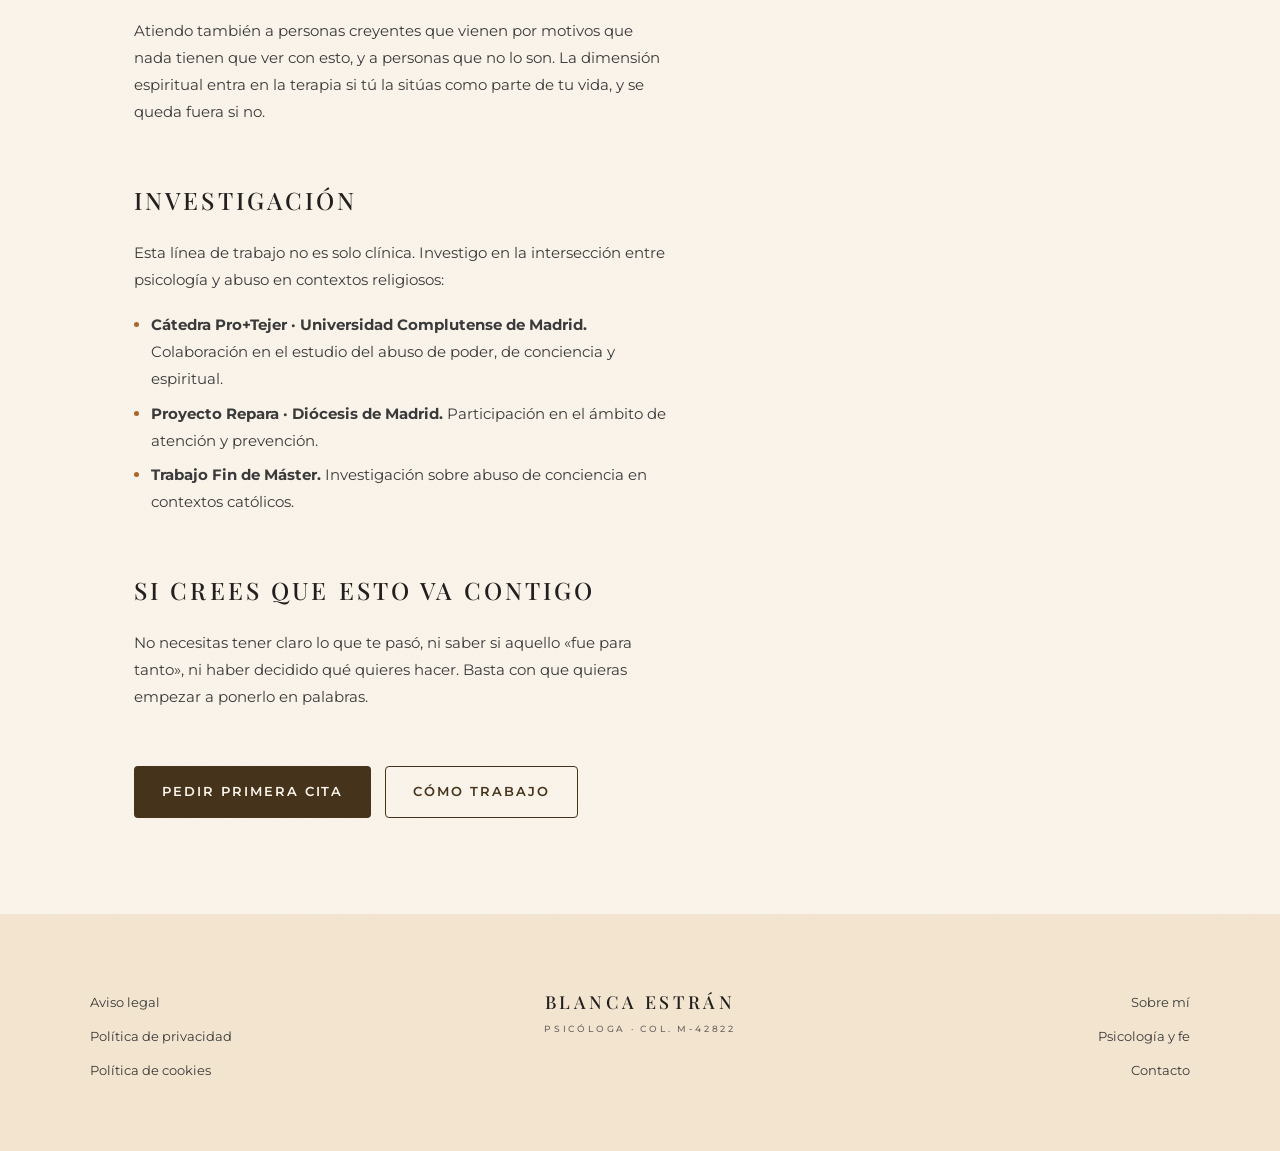
<file: psicologia-y-fe/index.html>
<!DOCTYPE html>
<html lang="es">
<head>
<meta charset="utf-8">
<meta name="viewport" content="width=device-width, initial-scale=1">
<meta http-equiv="refresh" content="0; url=/psicologa-catolica/">
<title>Psicología y fe · Esta página se ha trasladado</title>
<meta name="robots" content="noindex, follow">
<link rel="canonical" href="https://blancaestran.com/psicologa-catolica/">
<link rel="icon" href="/favicon.svg" type="image/svg+xml">
<link rel="icon" href="/favicon.ico" sizes="32x32">
<link rel="apple-touch-icon" href="/apple-touch-icon.png">
<link rel="stylesheet" href="/css/tokens.css">
<link rel="stylesheet" href="/estilo.css">
</head>
<body>

<main id="principal">
  <section class="pag">
    <div class="env">
      <h1>Esta página se ha trasladado</h1>
      <p class="entradilla">Psicología y fe ahora vive en una dirección nueva. Si tu navegador no te lleva solo en un segundo, entra desde aquí:</p>
      <div class="acciones">
        <a class="btn" href="/psicologa-catolica/">Ir a psicóloga católica</a>
      </div>
    </div>
  </section>
</main>

</body>
</html>
</file>
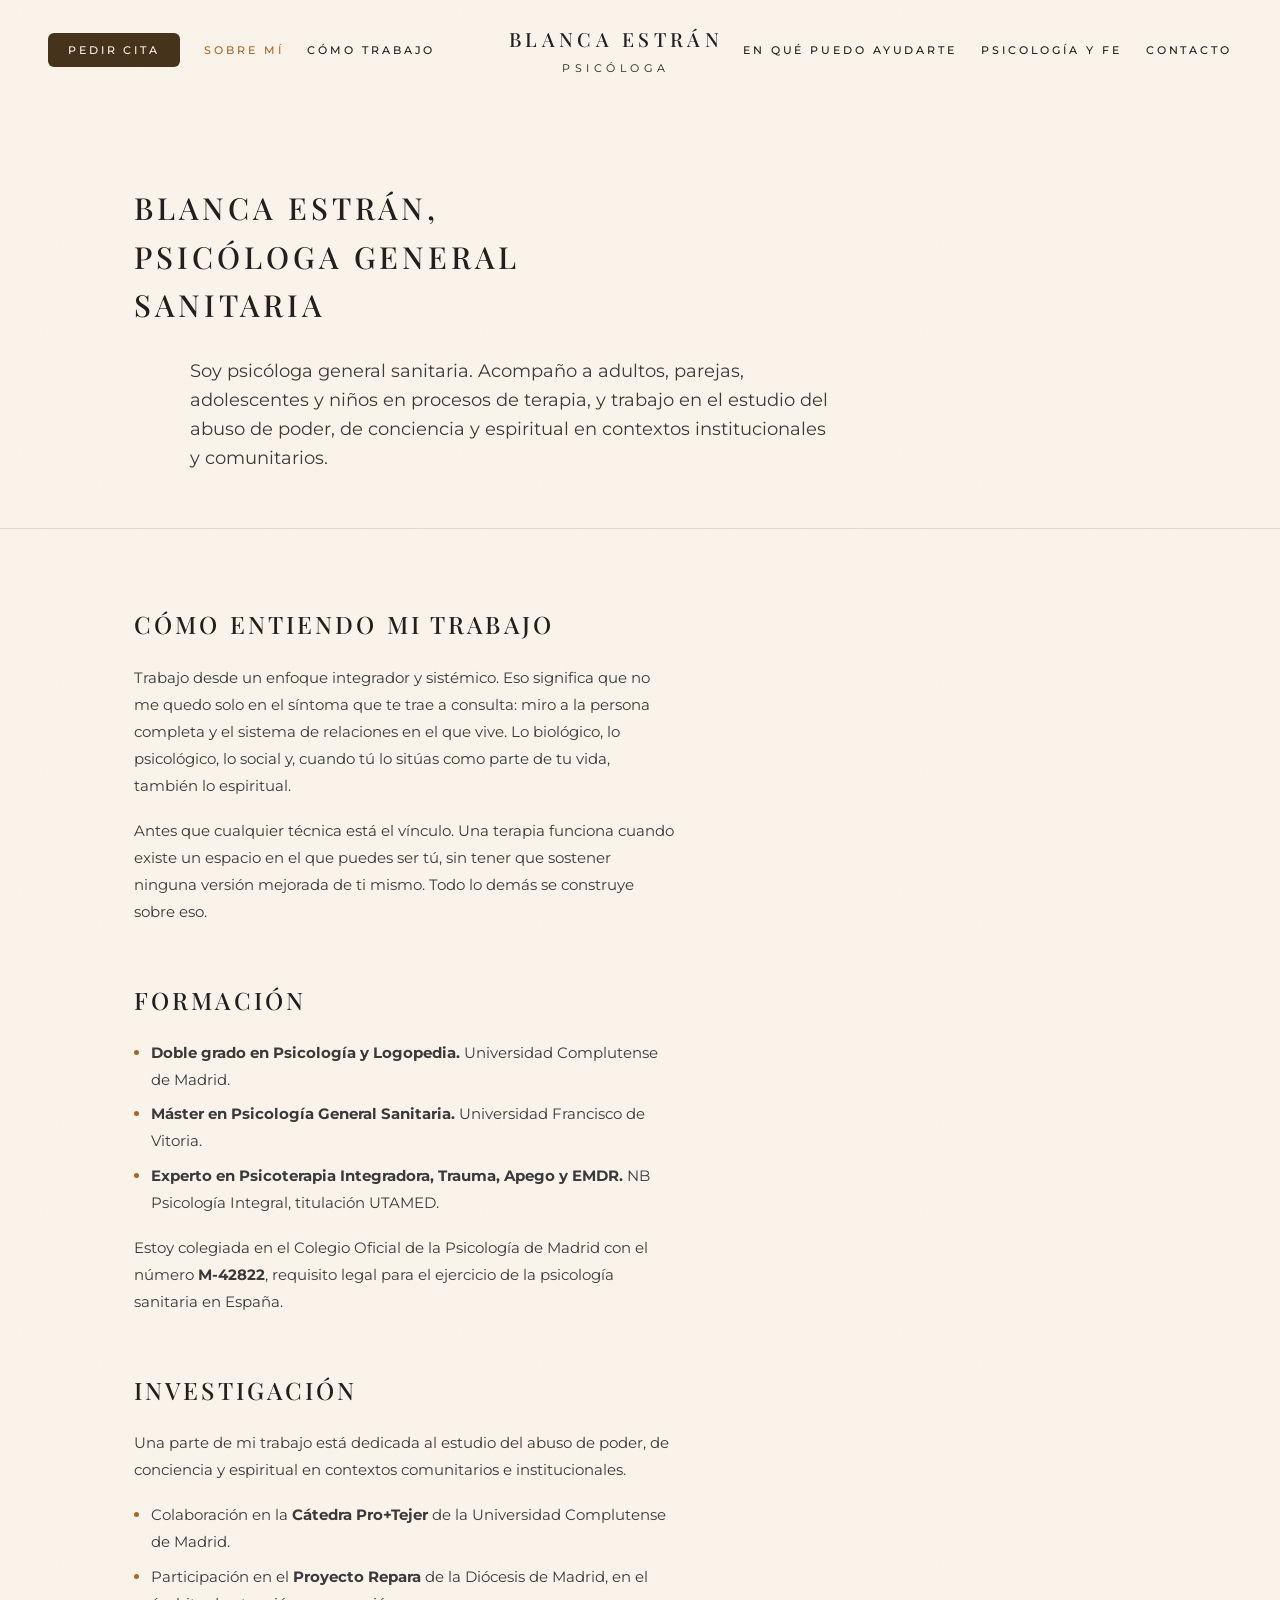
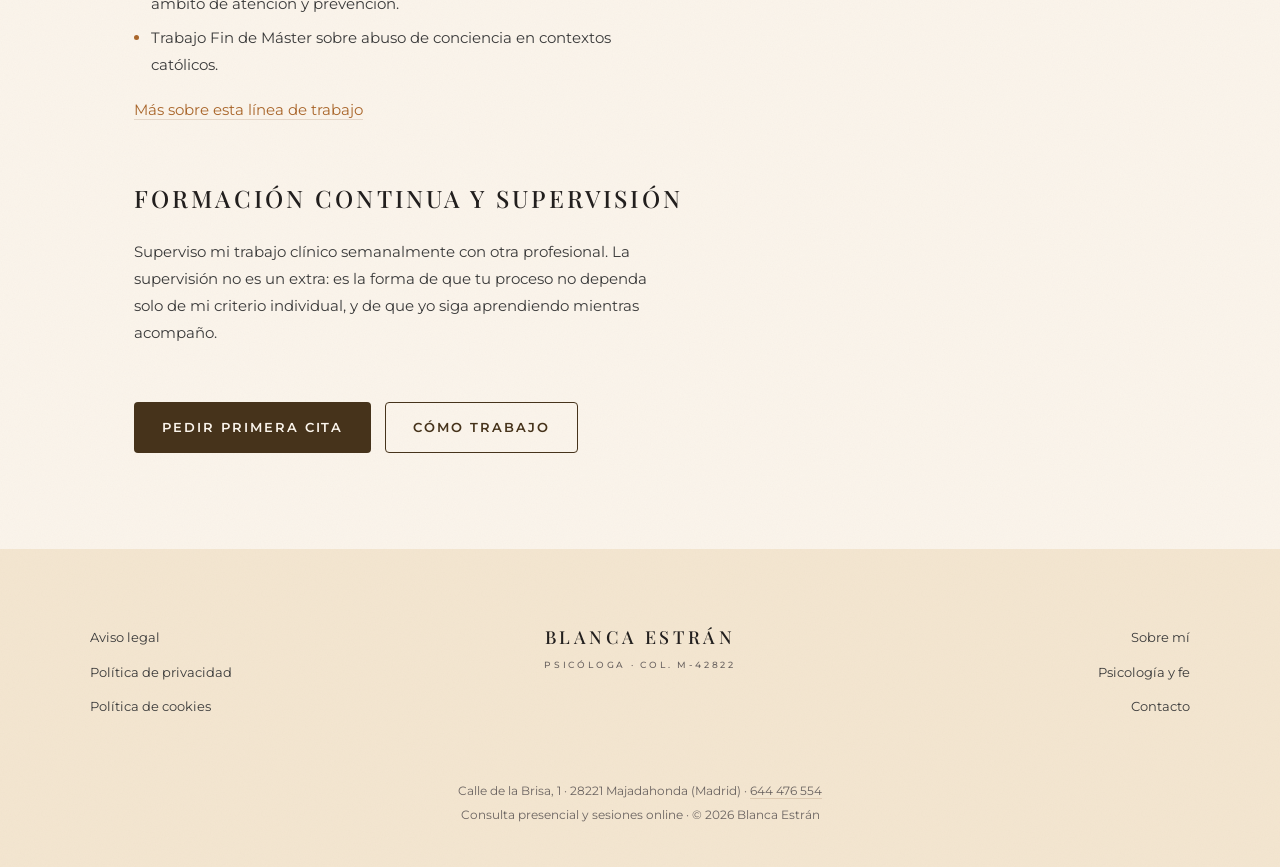
<file: sobre-mi/index.html>
<!DOCTYPE html>
<html lang="es">
<head>
<meta charset="utf-8">
<meta name="viewport" content="width=device-width, initial-scale=1">
<title>Sobre mí · Blanca Estrán, psicóloga colegiada M-42822</title>
<meta name="description" content="Psicóloga general sanitaria formada en la UCM y la UFV, con formación en trauma y EMDR e investigación sobre abuso espiritual con la Cátedra Pro+Tejer.">
<link rel="canonical" href="https://blancaestran.com/sobre-mi/">
<meta property="og:type" content="website">
<meta property="og:title" content="Sobre mí · Blanca Estrán, psicóloga colegiada M-42822">
<meta property="og:description" content="Psicóloga general sanitaria formada en la UCM y la UFV, con formación en trauma y EMDR e investigación sobre abuso espiritual con la Cátedra Pro+Tejer.">
<meta property="og:url" content="https://blancaestran.com/sobre-mi/">
<meta property="og:image" content="https://blancaestran.com/imagenes/blanca-retrato.jpg">
<meta property="og:locale" content="es_ES">
<link rel="icon" href="/favicon.svg" type="image/svg+xml">
<link rel="icon" href="/favicon.ico" sizes="32x32">
<link rel="apple-touch-icon" href="/apple-touch-icon.png">
<link rel="stylesheet" href="/css/tokens.css">
<link rel="stylesheet" href="/estilo.css">
<script type="application/ld+json">
{
  "@context": "https://schema.org",
  "@type": "Psychologist",
  "name": "Blanca Estrán",
  "url": "https://blancaestran.com/",
  "image": "https://blancaestran.com/imagenes/blanca-retrato.jpg",
  "telephone": "+34 644 476 554",
  "address": {
    "@type": "PostalAddress",
    "streetAddress": "Calle de la Brisa, 1",
    "postalCode": "28221",
    "addressLocality": "Majadahonda",
    "addressRegion": "Madrid",
    "addressCountry": "ES"
  },
  "areaServed": ["Majadahonda", "Las Rozas", "Pozuelo de Alarcón", "Boadilla del Monte", "Villanueva de la Cañada", "Madrid", "España"],
  "availableService": ["Psicoterapia integradora", "Terapia de pareja", "Terapia para adolescentes", "Terapia online"]
}
</script>
</head>
<body>
<a class="saltar" href="#principal">Ir al contenido</a>

<header>
  <div class="nav">
    <div class="nav-izq">
      <a class="pill" href="/contacto/">Pedir cita</a>
      <a href="/sobre-mi/" aria-current="page">Sobre mí</a>
      <a href="/como-trabajo/">Cómo trabajo</a>
    </div>
    <details class="menu">
      <summary class="menu-boton" aria-label="Menú de navegación"><span class="abrir">Menú</span><span class="cerrar">Cerrar</span></summary>
      <nav class="menu-panel" aria-label="Principal">
        <a href="/sobre-mi/" aria-current="page">Sobre mí</a>
        <a href="/como-trabajo/">Cómo trabajo</a>
        <a href="/en-que-puedo-ayudarte/">En qué puedo ayudarte</a>
        <a href="/psicologa-catolica/">Psicología y fe</a>
        <a href="/contacto/">Contacto</a>
      </nav>
    </details>
    <a class="logo" href="/">
      <span class="nombre">Blanca Estrán</span>
      <span class="rol">Psicóloga</span>
    </a>
    <div class="nav-der">
      <a href="/en-que-puedo-ayudarte/">En qué puedo ayudarte</a>
      <a href="/psicologa-catolica/">Psicología y fe</a>
      <a href="/contacto/">Contacto</a>
    </div>
    <a class="pill pill-movil" href="/contacto/">Pedir cita</a>
  </div>
</header>

<main id="principal">

  <section class="pag">
    <div class="env">
      <h1>Blanca Estrán, psicóloga general sanitaria</h1>
      <p class="entradilla sangrado">Soy psicóloga general sanitaria. Acompaño a adultos, parejas, adolescentes y niños en procesos de terapia, y trabajo en el estudio del abuso de poder, de conciencia y espiritual en contextos institucionales y comunitarios.</p>
    </div>
  </section>

  <section class="prosa">
    <div class="env">

      <section>
        <h2>Cómo entiendo mi trabajo</h2>
        <p>Trabajo desde un enfoque integrador y sistémico. Eso significa que no me quedo solo en el síntoma que te trae a consulta: miro a la persona completa y el sistema de relaciones en el que vive. Lo biológico, lo psicológico, lo social y, cuando tú lo sitúas como parte de tu vida, también lo espiritual.</p>
        <p>Antes que cualquier técnica está el vínculo. Una terapia funciona cuando existe un espacio en el que puedes ser tú, sin tener que sostener ninguna versión mejorada de ti mismo. Todo lo demás se construye sobre eso.</p>
      </section>

      <section>
        <h2>Formación</h2>
        <ul>
          <li><strong>Doble grado en Psicología y Logopedia.</strong> Universidad Complutense de Madrid.</li>
          <li><strong>Máster en Psicología General Sanitaria.</strong> Universidad Francisco de Vitoria.</li>
          <li><strong>Experto en Psicoterapia Integradora, Trauma, Apego y EMDR.</strong> NB Psicología Integral, titulación UTAMED.</li>
        </ul>
        <p>Estoy colegiada en el Colegio Oficial de la Psicología de Madrid con el número <strong>M-42822</strong>, requisito legal para el ejercicio de la psicología sanitaria en España.</p>
      </section>

      <section>
        <h2>Investigación</h2>
        <p>Una parte de mi trabajo está dedicada al estudio del abuso de poder, de conciencia y espiritual en contextos comunitarios e institucionales.</p>
        <ul>
          <li>Colaboración en la <strong>Cátedra Pro+Tejer</strong> de la Universidad Complutense de Madrid.</li>
          <li>Participación en el <strong>Proyecto Repara</strong> de la Diócesis de Madrid, en el ámbito de atención y prevención.</li>
          <li>Trabajo Fin de Máster sobre abuso de conciencia en contextos católicos.</li>
        </ul>
        <p><a class="enlace" href="/psicologa-catolica/">Más sobre esta línea de trabajo</a></p>
      </section>

      <section>
        <h2>Formación continua y supervisión</h2>
        <p>Superviso mi trabajo clínico semanalmente con otra profesional. La supervisión no es un extra: es la forma de que tu proceso no dependa solo de mi criterio individual, y de que yo siga aprendiendo mientras acompaño.</p>
      </section>

      <div class="acciones">
        <a class="btn" href="/contacto/">Pedir primera cita</a>
        <a class="btn btn--linea" href="/como-trabajo/">Cómo trabajo</a>
      </div>

    </div>
  </section>

</main>

<footer>
  <div class="foot">
    <div>
      <a href="/aviso-legal/">Aviso legal</a>
      <a href="/privacidad/">Política de privacidad</a>
      <a href="/cookies/">Política de cookies</a>
    </div>
    <div class="foot-centro">Blanca Estrán<small>Psicóloga · Col. M-42822</small></div>
    <div class="foot-der">
      <a href="/sobre-mi/">Sobre mí</a>
      <a href="/psicologa-catolica/">Psicología y fe</a>
      <a href="/contacto/">Contacto</a>
    </div>
  </div>
  <div class="copy">
    Calle de la Brisa, 1 · 28221 Majadahonda (Madrid) · <a href="tel:+34644476554">644 476 554</a><br>
    Consulta presencial y sesiones online · © 2026 Blanca Estrán
  </div>
</footer>

</body>
</html>
</file>
<file: css/tokens.css>
/* ==========================================================================
   tokens.css · Sistema de diseño v16 (CONGELADO)
   Paleta B1 "Ámbar", textura de papel, tres papeles tipográficos y clases base.
   Se enlaza SIEMPRE antes que estilo.css.
   Fuente de verdad visual: maquetas/home-v16.html · reglas: CLAUDE.md
   ========================================================================== */

/* ── Fuentes autoalojadas (cero peticiones a terceros) ───────────────────── */

@font-face{
  font-family:'Playfair Display';
  src:url('/fuentes/playfair.woff2') format('woff2');
  font-weight:400 900;font-style:normal;font-display:swap;
  unicode-range:U+0020-007E,U+00A0-00FF,U+2013-2014,U+2018-201E,U+2022,U+2026;
}
@font-face{
  font-family:'Montserrat';
  src:url('/fuentes/montserrat.woff2') format('woff2');
  font-weight:100 900;font-style:normal;font-display:swap;
  unicode-range:U+0020-007E,U+00A0-00FF,U+2013-2014,U+2018-201E,U+2022,U+2026;
}
@font-face{
  font-family:'Montserrat';
  src:url('/fuentes/montserrat-italic.woff2') format('woff2');
  font-weight:100 900;font-style:italic;font-display:swap;
  unicode-range:U+0020-007E,U+00A0-00FF,U+2013-2014,U+2018-201E,U+2022,U+2026;
}
/* No existe Playfair italic: las cursivas serif están prohibidas. */

/* ── Tokens ──────────────────────────────────────────────────────────────── */

:root{
  /* Paleta B1 "Ámbar" */
  --papel:#FBF5EC;
  --arena:#F5E9D7;
  --rosa:#F7DFC4;
  --texto:#3A3A3A;
  --texto-suave:#6B6461;
  --negro:#221F1E;
  --primario:#A9662B;
  --primario-osc:#82491A;
  --acento:#A9662B;
  --boton:#46331B;
  --boton-osc:#332409;
  --borde:rgba(120,73,26,.16);

  /* Familias */
  --display:'Montserrat',sans-serif;
  --cuerpo:'Montserrat',sans-serif;
  --titulos:'Playfair Display',serif;

  /* Grano de papel: va sobre el color de cada superficie, nunca liso */
  --textura:url("data:image/svg+xml,%3Csvg%20xmlns%3D%27http%3A//www.w3.org/2000/svg%27%20width%3D%27220%27%20height%3D%27220%27%3E%3Cfilter%20id%3D%27n%27%3E%3CfeTurbulence%20type%3D%27fractalNoise%27%20baseFrequency%3D%270.82%27%20numOctaves%3D%273%27%20stitchTiles%3D%27stitch%27/%3E%3CfeColorMatrix%20values%3D%270%200%200%200%200.52%200%200%200%200%200.40%200%200%200%200%200.26%200%200%200%200.055%200%27/%3E%3C/filter%3E%3Crect%20width%3D%27220%27%20height%3D%27220%27%20filter%3D%27url%28%23n%29%27/%3E%3C/svg%3E");
}

/* ── Base ────────────────────────────────────────────────────────────────── */

*{margin:0;padding:0;box-sizing:border-box}
html{scroll-behavior:smooth}
body{
  font-family:var(--cuerpo);font-weight:400;font-size:15px;
  color:var(--texto);
  background-color:var(--papel);background-image:var(--textura);
  line-height:1.8;
  -webkit-font-smoothing:antialiased;
}
a{color:inherit}
img{display:block;max-width:100%}

/* ── Los tres papeles tipográficos ───────────────────────────────────────── */

/* Papel 1 · Títulos ("BLANCA ESTRÁN"): Playfair 500, versalitas */
.papel1{
  font-family:var(--titulos);font-weight:500;
  text-transform:uppercase;letter-spacing:.14em;
  color:var(--negro);line-height:1.6;
}
.papel1.ancho{letter-spacing:.12em}   /* h1 del hero */

/* Papel 2 · Etiquetas ("PSICÓLOGA"): Montserrat 500, mayúsculas pequeñas */
.papel2{
  font-family:var(--display);font-weight:500;
  text-transform:uppercase;letter-spacing:.26em;
  font-size:.78rem;color:var(--negro);
}

/* Papel 3 · Cuerpo: Montserrat 400. La itálica es la ÚNICA voz de énfasis */
.papel3{font-family:var(--cuerpo);font-weight:400;font-size:.97rem;line-height:1.8}
.enfasis{font-style:italic;font-weight:600;color:var(--negro)}
.frase-grande{
  font-family:var(--display);font-style:italic;font-weight:300;
  font-size:clamp(1.3rem,2.4vw,1.8rem);line-height:1.55;color:var(--negro);
}
.frase-grande strong{font-weight:600}

/* Aplicaciones fijas del papel 2 */
.kicker{
  font-family:var(--display);font-size:.64rem;font-weight:500;
  letter-spacing:.26em;text-transform:uppercase;color:var(--texto-suave);
}
/* A 1.05rem el tracking se relaja a .2em: a mayor tamaño, menos aire hace falta */
.titulin{
  font-family:var(--display);font-weight:500;text-transform:uppercase;
  letter-spacing:.2em;font-size:1.05rem;color:var(--negro);margin-bottom:26px;
}

/* Fragmentos que no deben partirse (colegiación, teléfono, códigos) */
.nb{white-space:nowrap}

/* ── Sección ─────────────────────────────────────────────────────────────── */

.seccion{max-width:1240px;margin:0 auto;padding:100px 28px}
@media(max-width:920px){.seccion{padding:72px 24px}}

/* ── Botón espresso (todos los CTA) ──────────────────────────────────────── */

.btn{
  display:inline-block;background:var(--boton);color:#FBF5EC;text-decoration:none;
  font-family:var(--display);
  font-size:.82rem;font-weight:600;letter-spacing:.15em;text-transform:uppercase;
  padding:14px 28px;border-radius:4px;transition:background .25s;
}
.btn:hover,.btn:focus-visible{background:var(--boton-osc)}

/* Pastilla de navegación */
.pill{
  background:var(--boton);color:#FBF5EC !important;
  padding:7px 20px;border-radius:6px;text-decoration:none;
  font-family:var(--display);font-size:.7rem;font-weight:500;
  letter-spacing:.26em;text-transform:uppercase;white-space:nowrap;
}
.pill:hover,.pill:focus-visible{background:var(--boton-osc)}

/* ── Reveal al scroll ────────────────────────────────────────────────────── */

.rev{opacity:0;transform:translateY(12px);transition:opacity .55s ease-out,transform .55s ease-out}
.rev.vis{opacity:1;transform:none}

/* ── Marquesina ──────────────────────────────────────────────────────────── */

.marquee{
  background-color:var(--rosa);background-image:var(--textura);
  overflow:hidden;padding:15px 0;
}
.marquee-track{
  display:flex;white-space:nowrap;width:max-content;
  animation:desliza 40s linear infinite;
  font-family:var(--display);font-size:.66rem;font-weight:500;
  letter-spacing:.26em;text-transform:uppercase;color:#6B4A28;
}
.marquee-track span{padding:0 18px}
.marquee-track .pto{color:var(--primario)}
@keyframes desliza{from{transform:translateX(0)}to{transform:translateX(-50%)}}

/* ── Accesibilidad ───────────────────────────────────────────────────────── */

.saltar{position:absolute;left:-9999px}
.saltar:focus{
  left:16px;top:16px;z-index:99;
  background:var(--boton);color:var(--papel);padding:10px 18px;
  font-family:var(--display);font-size:.8rem;letter-spacing:.14em;text-transform:uppercase;
}
:focus-visible{outline:2px solid var(--primario);outline-offset:3px}

/* ── Cabecera común ──────────────────────────────────────────────────────── */

header{
  background-color:var(--papel);background-image:var(--textura);
  position:relative;z-index:20;
}
.nav{
  display:grid;grid-template-columns:1fr auto 1fr;align-items:center;
  max-width:1240px;margin:0 auto;padding:22px 28px;gap:20px;
}
.nav-izq,.nav-der{
  display:flex;gap:24px;align-items:center;
  font-family:var(--display);font-size:.7rem;font-weight:500;
  letter-spacing:.26em;text-transform:uppercase;
}
.nav-der{justify-content:flex-end}
.nav a{text-decoration:none;color:var(--negro)}
.nav-izq a,.nav-der a{white-space:nowrap}
.nav a:hover,.nav a:focus-visible{color:var(--primario)}
.nav a[aria-current="page"]{color:var(--primario)}

.logo{text-align:center;text-decoration:none;display:block}
.logo .nombre{
  font-family:var(--titulos);font-weight:500;letter-spacing:.22em;
  font-size:1.22rem;color:var(--negro);text-transform:uppercase;display:block;
}
.logo .rol{
  font-family:var(--display);letter-spacing:.42em;font-size:.66rem;
  color:var(--negro);text-transform:uppercase;margin-top:2px;display:block;
}

/* Menú móvil: desplegable nativo, sin JavaScript */
.menu{display:none}
.menu-boton{
  font-family:var(--display);font-size:.7rem;font-weight:500;
  letter-spacing:.26em;text-transform:uppercase;color:var(--negro);
  cursor:pointer;list-style:none;display:inline-block;padding:6px 0;
}
.menu-boton::-webkit-details-marker{display:none}
.menu-boton::marker{content:""}
.menu-boton:hover,.menu[open] .menu-boton{color:var(--primario)}
.menu .cerrar,.menu[open] .abrir{display:none}
.menu[open] .cerrar{display:inline}
.menu-panel{
  position:absolute;left:0;right:0;top:100%;
  background-color:var(--papel);background-image:var(--textura);
  border-top:1px solid var(--borde);border-bottom:1px solid var(--borde);
  padding:18px 24px 26px;display:flex;flex-direction:column;gap:4px;text-align:center;
}
.menu-panel a{
  font-family:var(--titulos);font-weight:500;text-transform:uppercase;
  letter-spacing:.14em;font-size:.92rem;color:var(--negro);
  text-decoration:none;padding:12px 0;
}
.menu-panel a:hover,.menu-panel a:focus-visible{color:var(--primario)}
.menu-panel a[aria-current="page"]{color:var(--primario)}

/* Por debajo de 1024px la navegación completa no cabe en una línea: entra el menú */
@media(max-width:1024px){
  .nav{grid-template-columns:auto 1fr auto;padding:16px 20px;gap:12px}
  .nav-izq,.nav-der{display:none}
  .menu{display:block;justify-self:start}
  .pill-movil{display:inline-block;justify-self:end}
  .logo .nombre{font-size:1.02rem;letter-spacing:.18em}
  .logo .rol{font-size:.58rem;letter-spacing:.34em}
}
/* El logotipo se mantiene en dos líneas (nombre + rol) también en pantallas estrechas */
@media(max-width:480px){
  .nav{padding:14px 16px;gap:8px}
  .menu-boton{font-size:.62rem;letter-spacing:.18em}
  .pill{padding:6px 13px;font-size:.62rem;letter-spacing:.18em}
  .logo .nombre{font-size:.8rem;letter-spacing:.08em}
  .logo .rol{font-size:.5rem;letter-spacing:.26em}
}
@media(min-width:1025px){
  .pill-movil{display:none}
}
@media(max-width:1200px){
  .nav-izq,.nav-der{gap:18px}
}

/* ── Pie común ───────────────────────────────────────────────────────────── */

footer{
  background-color:#F4E6D1;background-image:var(--textura);
  padding:76px 28px 40px;
}
.foot{
  max-width:1100px;margin:0 auto;
  display:grid;grid-template-columns:1fr auto 1fr;gap:40px;align-items:start;
  font-family:var(--display);font-size:.84rem;
}
.foot a{display:block;text-decoration:none;color:var(--texto);margin-bottom:10px}
.foot a:hover,.foot a:focus-visible{color:var(--primario)}
.foot-der{text-align:right}
.foot-centro{
  font-family:var(--titulos);font-weight:500;font-size:1.12rem;
  letter-spacing:.2em;text-transform:uppercase;color:var(--negro);
  text-align:center;line-height:1.3;
}
.foot-centro small{
  display:block;font-family:var(--cuerpo);font-style:normal;font-size:.58rem;
  letter-spacing:.3em;text-transform:uppercase;margin-top:10px;color:var(--texto-suave);
}
.copy{
  max-width:1100px;margin:52px auto 0;text-align:center;
  font-size:.74rem;color:var(--texto-suave);font-family:var(--cuerpo);line-height:2;
}
.copy a{color:var(--texto-suave);text-decoration:none;border-bottom:1px solid var(--borde)}
.copy a:hover{color:var(--primario)}
@media(max-width:920px){
  footer{padding:56px 24px 32px}
  .foot{grid-template-columns:1fr;text-align:center;gap:32px}
  .foot-der{text-align:center}
}

/* ── Dato pendiente: se marca visible, nunca se inventa ──────────────────── */

.pendiente{
  color:var(--primario);
  border-bottom:1px dashed var(--primario);
  opacity:.85;
}

/* ── Movimiento reducido ─────────────────────────────────────────────────── */

@media (prefers-reduced-motion: reduce){
  html{scroll-behavior:auto}
  .rev{opacity:1;transform:none;transition:none}
  .marquee-track{animation:none !important;justify-content:center;width:auto !important}
}
</file>
<file: estilo.css>
@charset "utf-8";

/* ==========================================================
   Blanca Estrán · hoja de estilos de las páginas interiores
   Sistema de diseño v16: los colores, la textura y las tres
   familias vienen de /css/tokens.css, que se enlaza ANTES.
   Aquí solo queda la estructura editorial de los contenidos.
   ========================================================== */

:root{
  /* Nombres antiguos mapeados a la paleta B1: no se redefine ningún color */
  --papel-hondo:var(--arena);
  --honda:var(--primario-osc);

  --tinta:var(--negro);
  --tinta-media:var(--texto);
  --tinta-suave:var(--texto-suave);

  --acento:var(--primario);
  --acento-hondo:var(--primario-osc);
  --acento-claro:#DDBE95;

  --linea:var(--borde);
  --linea-clara:var(--borde);

  --letra:var(--cuerpo);

  --ancho:1080px;
  --aire:34px;
  --medida:33em;
}

html{-webkit-text-size-adjust:100%}
body{font-size:15px;text-rendering:optimizeLegibility}

.env{width:100%;max-width:var(--ancho);margin:0 auto;padding:0 var(--aire)}

/* ---------------- Tipografía: los tres papeles ---------------- */

/* Papel 1 · Playfair en versalitas para los títulos de página y de sección */
h1,h2{
  margin:0;color:var(--negro);
  font-family:var(--titulos);font-weight:500;
  text-transform:uppercase;letter-spacing:.13em;
}
h1{font-size:clamp(1.35rem,2.6vw,1.9rem);line-height:1.6}
h2{font-size:clamp(1.2rem,2.2vw,1.5rem);line-height:1.6}
/* La itálica de Montserrat es la única voz de énfasis */
h1 em,h2 em{font-family:var(--display);font-style:italic;font-weight:300;text-transform:none;letter-spacing:0}

/* Papel 2 · Montserrat en mayúsculas pequeñas para los subtítulos */
/* Titulines de las interiores: mismo ajuste que .titulin en la portada */
h3,h4{
  margin:0;color:var(--negro);
  font-family:var(--display);font-weight:500;
  text-transform:uppercase;letter-spacing:.2em;
}
h3{font-size:1.05rem;line-height:1.7}
h4{font-size:.95rem}

p{margin:0 0 1.2em;max-width:var(--medida)}
p:last-child{margin-bottom:0}

.entradilla{font-size:1.12rem;color:var(--tinta-media);line-height:1.62}
.apunte{font-size:.94rem;color:var(--tinta-suave)}

/* Sangrado editorial: el texto no se alinea con el titular */
.sangrado{margin-left:clamp(0px,4.4vw,72px)}

/* ---------------- Botones y enlaces ---------------- */

/* .btn (espresso) vive en tokens.css. Aquí solo las dos variantes. */
.btn--linea{
  background:transparent;color:var(--boton);
  border:1px solid var(--boton);padding:13px 27px;
}
.btn--linea:hover,.btn--linea:focus-visible{background:transparent;color:var(--primario);border-color:var(--primario)}
.btn--claro{
  background:transparent;color:var(--papel);
  border:1px solid rgba(251,245,236,.45);padding:13px 27px;
}
.btn--claro:hover,.btn--claro:focus-visible{background:var(--papel);color:var(--negro);border-color:var(--papel)}

.acciones{display:flex;flex-wrap:wrap;gap:14px;margin-top:38px}

.enlace{color:var(--acento);text-decoration:none;border-bottom:1px solid var(--linea);transition:border-color .18s}
.enlace:hover{border-bottom-color:var(--acento)}

/* La cabecera y el pie comunes viven en tokens.css.
   Las secciones de la portada viven en /css/portada.css. */

/* ---------------- Páginas interiores ---------------- */

.pag{padding:84px 0 56px;border-bottom:1px solid var(--linea)}
.pag h1{max-width:15em}
.pag .entradilla{margin-top:26px;max-width:36em}
/* Frase destacada bajo el H1: itálica de Montserrat, la única voz de énfasis */
.pag .destacada{
  font-family:var(--display);font-style:italic;font-weight:300;
  font-size:clamp(1.05rem,1.9vw,1.32rem);line-height:1.55;
  color:var(--negro);max-width:20em;margin:20px 0 0;
}
.pag .destacada + .entradilla{margin-top:20px}

.prosa{padding:76px 0 96px}
.prosa section,.prosa>.env>.acciones{max-width:860px}
.prosa h2{margin:0 0 20px}
.prosa h3{margin:0 0 12px}
.prosa section{margin-bottom:56px}
.prosa section:last-child{margin-bottom:0}
.prosa p{color:var(--tinta-media);max-width:36em}
.prosa ul{margin:0 0 1.2em;padding-left:1.15em;max-width:36em;color:var(--tinta-media)}
.prosa li{margin-bottom:.5em}
.prosa li::marker{color:var(--acento)}

/* Ficha de datos (contacto) */
.ficha{list-style:none;margin:0;padding:0;border-top:1px solid var(--linea)}
.ficha li{display:grid;grid-template-columns:minmax(0,.3fr) minmax(0,.7fr);gap:28px;padding:18px 0;border-bottom:1px solid var(--linea)}
.ficha .clave{font-weight:600}
.ficha .valor{color:var(--tinta-media)}
.ficha a{color:var(--acento);text-decoration:none;border-bottom:1px solid var(--linea-clara)}
.ficha a:hover{border-bottom-color:var(--acento)}

/* Páginas legales */
.legal{padding:64px 0 96px}
.legal h2{font-size:1.42rem;margin:44px 0 14px}
.legal h2:first-of-type{margin-top:0}
.legal h3{font-size:1.06rem;margin:26px 0 10px}
.legal p,.legal li{color:var(--tinta-media);font-size:.99rem;max-width:38em}
.legal ul{padding-left:1.15em;max-width:38em}
.legal li{margin-bottom:.45em}
.legal table{border-collapse:collapse;width:100%;max-width:840px;margin:18px 0 26px;font-size:.94rem}
.legal th,.legal td{text-align:left;padding:11px 14px;border:1px solid var(--linea);vertical-align:top}
.legal th{background:var(--papel-hondo);font-weight:600}

/* ---------------- Adaptación ---------------- */

@media(max-width:940px){
  .pag{padding:64px 0 44px}
  .prosa{padding:56px 0 72px}
}

@media(max-width:600px){
  :root{--aire:22px}
  .ficha li{grid-template-columns:1fr;gap:10px}
  .sangrado{margin-left:0}
  .acciones .btn{width:100%;text-align:center}
  .legal table,.legal thead,.legal tbody,.legal th,.legal td,.legal tr{display:block}
  .legal th{border-bottom:0}
  .legal td{border-top:0}
}

@media(prefers-reduced-motion:reduce){
  html{scroll-behavior:auto}
  *{transition:none!important;animation:none!important}
}
</file>
<file: css/portada.css>
/* ==========================================================================
   portada.css · Secciones exclusivas de la home, según maquetas/home-v16.html
   Se enlaza solo desde / y después de tokens.css.
   ========================================================================== */

/* La medida editorial de estilo.css no rige aquí: cada sección fija la suya */
main p{max-width:none}

/* ── Hero ────────────────────────────────────────────────────────────────── */

.hero{display:grid;grid-template-columns:.92fr 1.08fr;min-height:82vh;position:relative}
.hero-foto{position:relative;overflow:hidden;min-height:420px}
.hero-foto img{width:100%;height:100%;object-fit:cover;object-position:34% center}
.hero-texto{
  background-color:#F7EDDD;background-image:var(--textura);
  display:flex;flex-direction:column;justify-content:center;
  padding:80px 7vw 80px 56px;text-align:right;position:relative;overflow:hidden;
}
.hero .kicker{margin-bottom:22px}
.hero h1{
  font-family:var(--titulos);font-weight:500;text-transform:uppercase;letter-spacing:.12em;
  color:var(--negro);font-size:clamp(1.15rem,2.5vw,1.9rem);line-height:1.68;margin-bottom:40px;
}
.hero-p{max-width:29em;margin-left:auto;margin-bottom:22px;font-size:.97rem}
.hero-cta{margin-top:14px}

@media(max-width:920px){
  .hero{grid-template-columns:1fr;min-height:0}
  /* La pintura sube arriba, con marco de aire a los lados */
  .hero-foto{min-height:0;aspect-ratio:4/5;margin:0 20px;order:-1}
  .hero-texto{padding:48px 24px 64px;text-align:center}
  .hero-p{margin-right:auto}
}

/* ── La terapia ──────────────────────────────────────────────────────────── */

.terapia p{max-width:42em;margin-bottom:12px;font-size:.97rem}

/* ── Puedo ayudarte si… ──────────────────────────────────────────────────── */

.ayuda{
  display:grid;grid-template-columns:.8fr 1.6fr .8fr;gap:44px;align-items:center;
  max-width:1240px;margin:0 auto;padding:30px 28px 96px;
}
.ph-img{aspect-ratio:3/4.6;overflow:hidden;position:relative;background:#E9DCCF}
.ph-img img{width:100%;height:100%;object-fit:cover}
.ayuda-centro{max-width:560px;margin:0 auto}
.lista{border-left:1px solid #D9CFC7;padding-left:26px;margin-bottom:28px}
.lista li{list-style:none;position:relative;padding-left:16px;margin-bottom:12px;font-size:.92rem;line-height:1.65}
.lista li::before{content:"•";position:absolute;left:0;color:var(--acento)}
.lista a{color:inherit;text-decoration:underline;text-underline-offset:3px;text-decoration-color:var(--acento)}
.lista a:hover{color:var(--boton)}
.lista-sep{border-top:1px solid #D9CFC7;padding-top:26px}

@media(max-width:920px){
  .ayuda{grid-template-columns:1fr;gap:0;padding:10px 24px 72px}
  .ph-lat{display:none}   /* las láminas laterales solo en escritorio */
}

/* ── Presentación ────────────────────────────────────────────────────────── */

.presenta{max-width:640px;margin:0 auto;padding:70px 28px;text-align:left}
.presenta .lead{font-family:var(--display);font-style:italic;font-weight:600;font-size:1rem;color:var(--negro);margin-bottom:18px}
.presenta p{margin-bottom:14px;font-size:.95rem}
.presenta .empezamos{font-family:var(--display);font-style:italic;font-weight:600;letter-spacing:.06em;color:var(--negro);margin:24px 0 28px}

/* ── Pasos ───────────────────────────────────────────────────────────────── */

.pasos{max-width:1100px;margin:0 auto;padding:60px 28px 96px;display:grid;grid-template-columns:1fr 1fr 1fr;gap:48px}
.paso{border-top:1px solid #CFC4BB;padding-top:24px}
.paso-cab{display:flex;gap:16px;align-items:baseline;margin-bottom:12px}
.paso-num{font-family:var(--titulos);font-weight:500;font-size:1.7rem;color:var(--negro)}
.paso-cab h3{font-family:var(--display);font-weight:500;text-transform:uppercase;font-size:.95rem;letter-spacing:.22em;color:var(--negro)}
.paso p{font-size:.9rem;color:var(--texto-suave)}
@media(max-width:920px){.pasos{grid-template-columns:1fr;gap:36px;padding:40px 24px 72px}}

/* ── Bloque vínculo ──────────────────────────────────────────────────────── */

.vinculo{background-color:var(--arena);background-image:var(--textura)}
.vinculo-grid{max-width:1100px;margin:0 auto;padding:96px 28px;display:grid;grid-template-columns:1fr 1fr;gap:70px;align-items:center}
.vinculo-grande{
  font-family:var(--display);font-style:italic;font-weight:300;
  font-size:clamp(1.3rem,2.4vw,1.8rem);line-height:1.55;color:var(--negro);margin-bottom:26px;
}
.vinculo-grande strong{font-weight:600}
.vinculo-detalle p{font-size:.94rem;margin-bottom:16px}
.vinculo-foto{aspect-ratio:4/5;overflow:hidden}
.vinculo-foto img{width:100%;height:100%;object-fit:cover}
@media(max-width:920px){.vinculo-grid{grid-template-columns:1fr;gap:32px;padding:72px 24px}}

/* ── Cita central ────────────────────────────────────────────────────────── */

.cita{max-width:760px;margin:0 auto;padding:104px 28px;text-align:center}
.cita p{font-family:var(--display);font-style:italic;font-weight:300;font-size:clamp(1.15rem,2.2vw,1.55rem);line-height:1.65;color:var(--negro)}

/* ── Banda CTA (lámina con velo claro) ───────────────────────────────────── */

.banda{
  position:relative;text-align:center;padding:120px 28px;overflow:hidden;
  background:linear-gradient(rgba(251,245,236,.78),rgba(251,245,236,.6)),
             url('/imagenes/lamina-luz-banda.jpg') center/cover;
}
.banda h2{
  font-family:var(--titulos);font-weight:500;text-transform:uppercase;
  font-size:clamp(1.05rem,2.3vw,1.5rem);letter-spacing:.14em;color:var(--negro);margin-bottom:32px;
}
/* Enlace secundario discreto bajo el botón */
.banda-alt{
  margin-top:20px;
  font-family:var(--display);font-size:.68rem;font-weight:500;
  letter-spacing:.2em;text-transform:uppercase;
}
.banda-alt a{color:var(--boton);text-decoration:none;border-bottom:1px solid var(--borde);padding-bottom:3px}
.banda-alt a:hover,.banda-alt a:focus-visible{color:var(--primario);border-bottom-color:var(--primario)}

/* ── Capítulo fe (lámina con velo ámbar oscuro) ──────────────────────────── */

/* La lámina ya es oscura: el velo se aligera, pero sin bajar de lo que el
   texto blanco y los tonos arena necesitan para leerse sobre el foco de luz. */
.fe{
  color:#F2E4D2;
  background:linear-gradient(rgba(72,43,16,.80),rgba(60,36,13,.88)),
             url('/imagenes/lamina-luz-fe.jpg') center/cover;
}
.fe-grid{max-width:1100px;margin:0 auto;padding:110px 28px;display:grid;grid-template-columns:1fr 1fr;gap:70px;align-items:center}
.fe-grande{font-family:var(--display);font-style:italic;font-weight:300;font-size:clamp(1.2rem,2.2vw,1.6rem);line-height:1.6;color:#fff}
.fe-detalle p{font-size:.93rem;margin-bottom:16px}
.fe-detalle .delimita{font-style:italic;font-weight:500;color:#E4CBAD}
.fe-detalle a{color:#fff;font-weight:500;text-underline-offset:4px}
.fe-insti{display:flex;gap:40px;flex-wrap:wrap;margin-top:26px}
.fe-insti div .n{font-family:var(--titulos);font-weight:500;font-size:1rem;color:#fff}
/* Ligeramente más claro que el #DDBE95 de la maqueta: a .62rem sobre el foco
   de luz de la lámina, aquel se quedaba en 4.2:1 y este llega a 5.05:1 */
.fe-insti div .s{font-size:.62rem;letter-spacing:.2em;text-transform:uppercase;color:#E9D2AC;margin-top:2px}
.fe-cierre{margin-top:26px}
@media(max-width:920px){.fe-grid{grid-template-columns:1fr;gap:32px;padding:80px 24px}}

/* ── Hola, soy Blanca ────────────────────────────────────────────────────── */

.hola{max-width:1100px;margin:0 auto;padding:96px 28px;display:grid;grid-template-columns:1fr 1.2fr;gap:60px;align-items:center}
.hola-fotos{display:grid;grid-template-columns:1fr 1fr;gap:14px}
.hola-foto{aspect-ratio:3/4;overflow:hidden;position:relative}
.hola-foto img{width:100%;height:100%;object-fit:cover}
.hola-foto.f2 img{object-position:center 65%}
.hola h2{
  font-family:var(--titulos);font-weight:500;text-transform:uppercase;letter-spacing:.14em;
  font-size:clamp(1rem,2vw,1.4rem);line-height:1.6;color:var(--negro);margin-bottom:22px;
}
.hola p{font-size:.94rem;margin-bottom:16px}
@media(max-width:920px){.hola{grid-template-columns:1fr;gap:32px;padding:72px 24px}}

/* ── Colaboro con ────────────────────────────────────────────────────────── */

.colaboro{padding:64px 28px;border-top:1px solid var(--borde)}
.colaboro-fila{max-width:1100px;margin:0 auto;display:flex;align-items:center;gap:56px;flex-wrap:wrap;justify-content:center}
.colaboro-lab{font-family:var(--titulos);font-weight:500;text-transform:uppercase;letter-spacing:.14em;font-size:.94rem;color:var(--negro)}
.insti{text-align:center}
.insti .n{font-family:var(--titulos);font-weight:500;font-size:1.05rem;color:var(--negro);letter-spacing:.04em}
.insti .s{font-size:.64rem;letter-spacing:.22em;text-transform:uppercase;color:var(--texto-suave);margin-top:2px}
</file>
